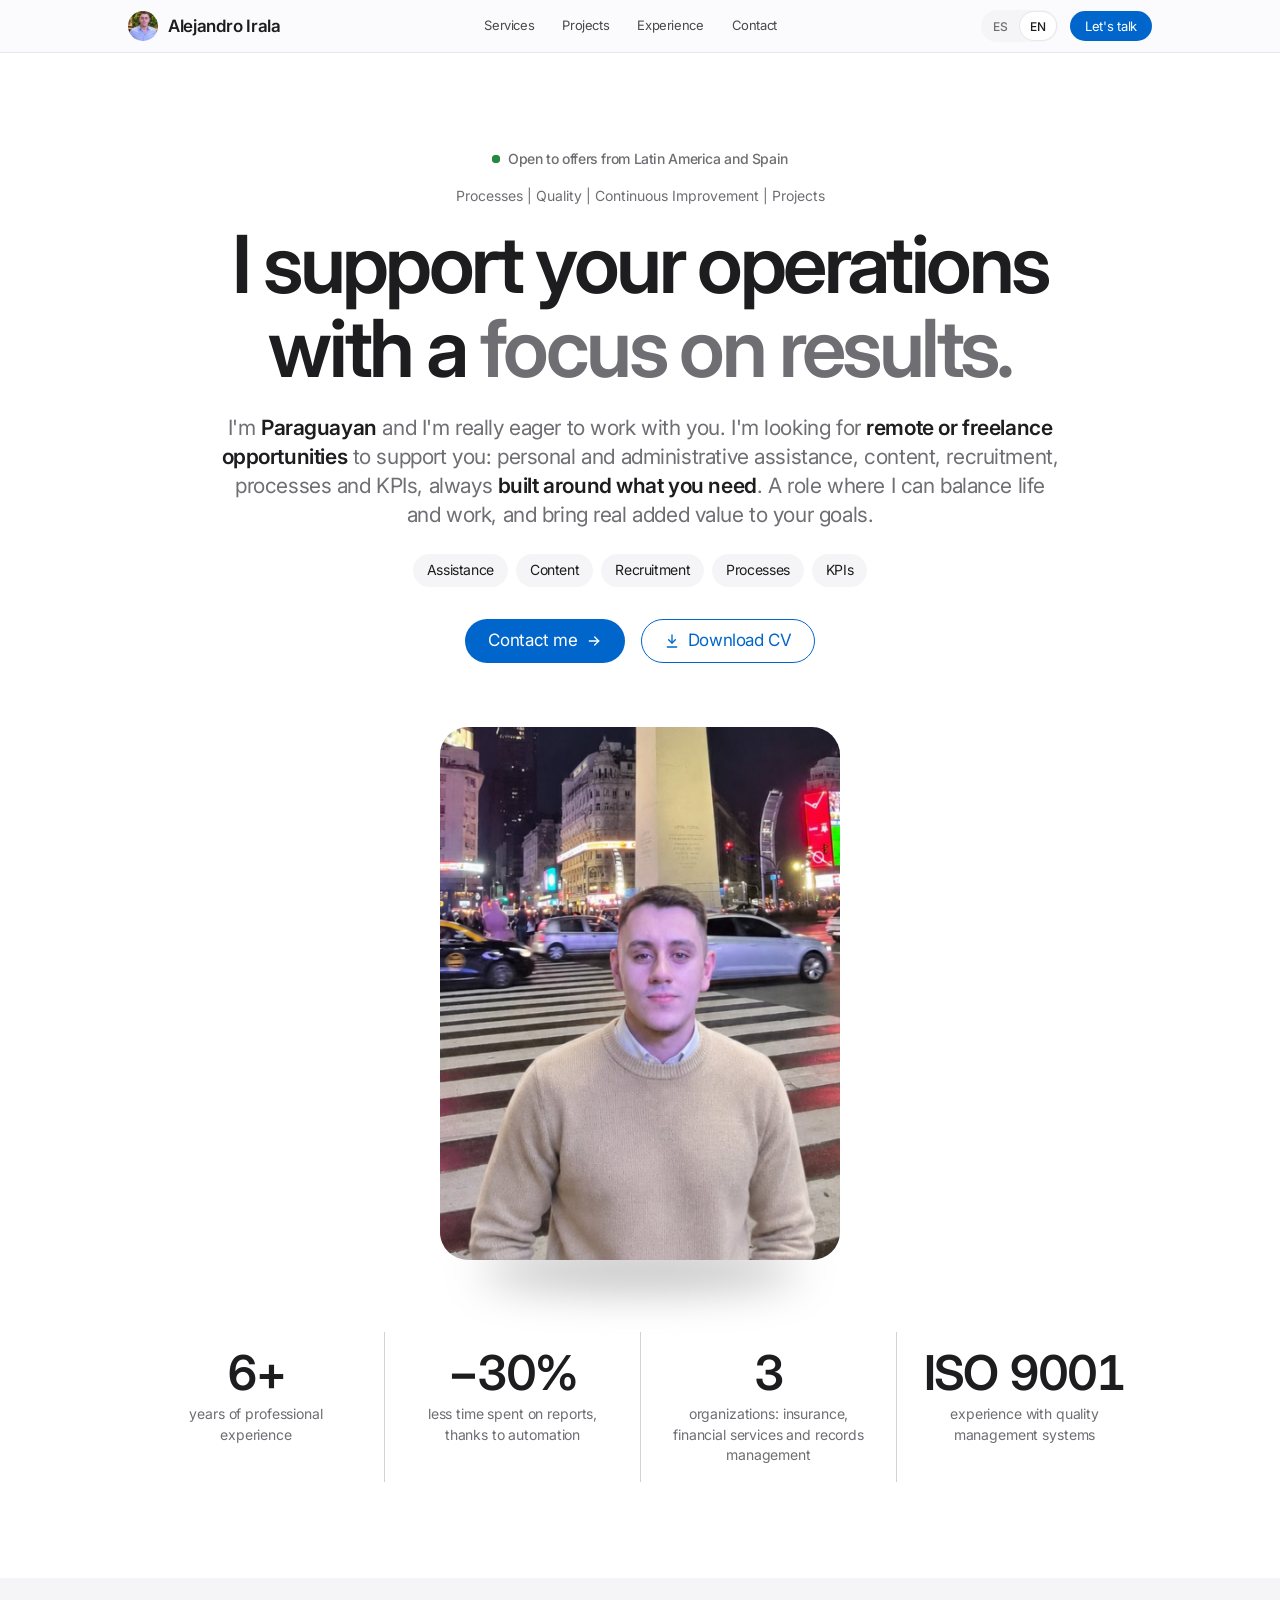
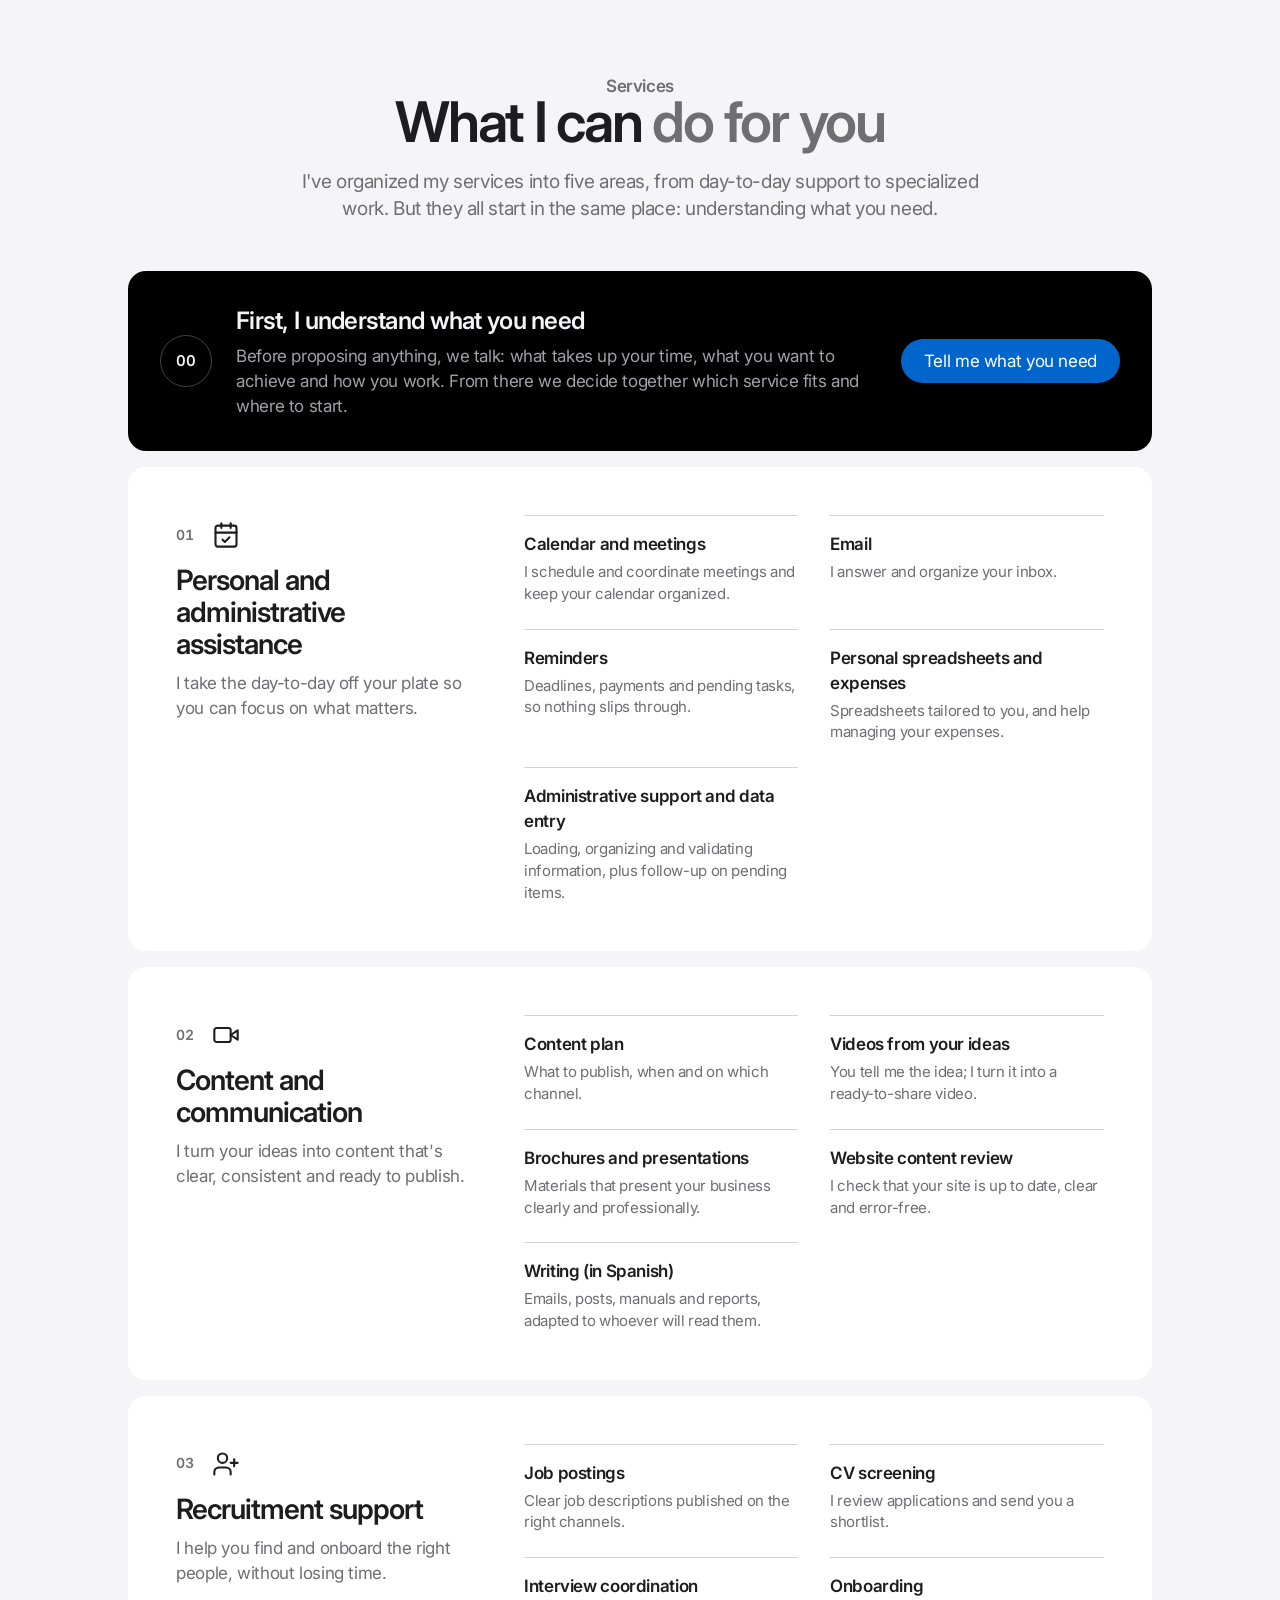
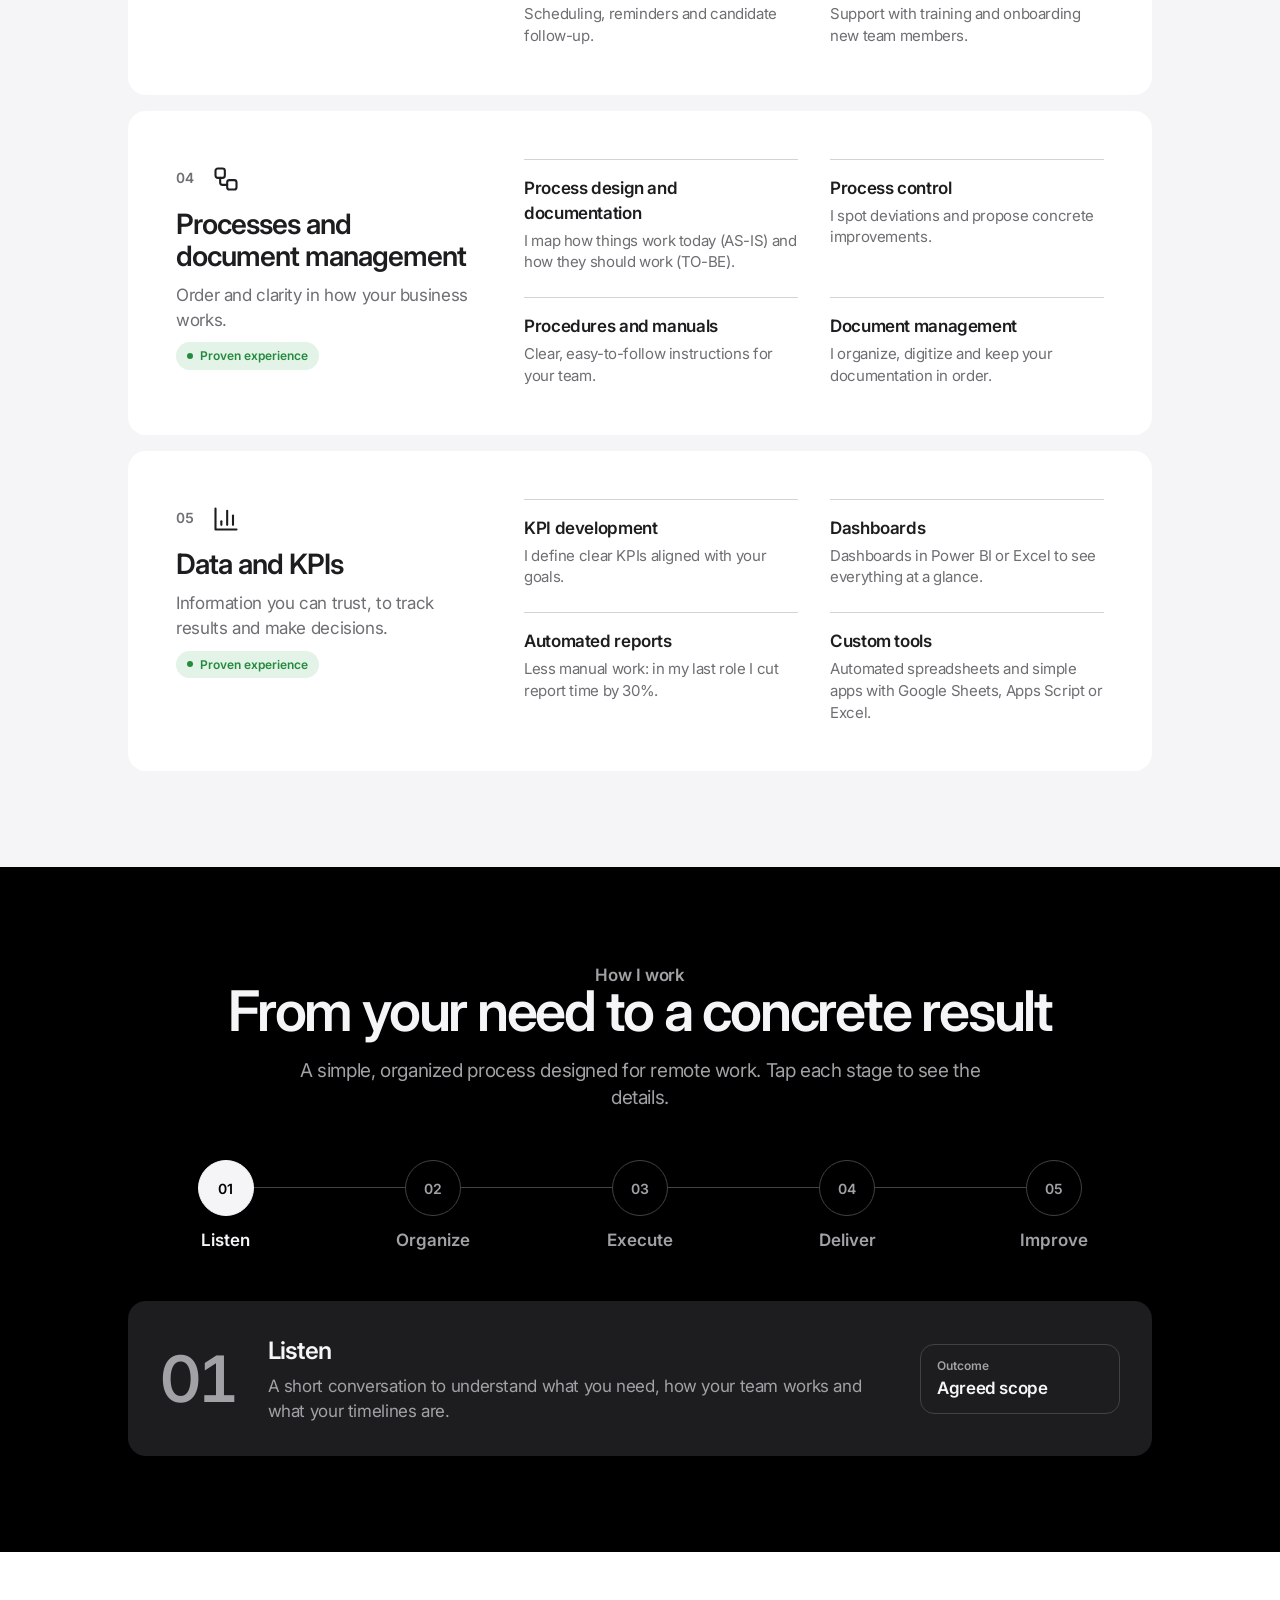
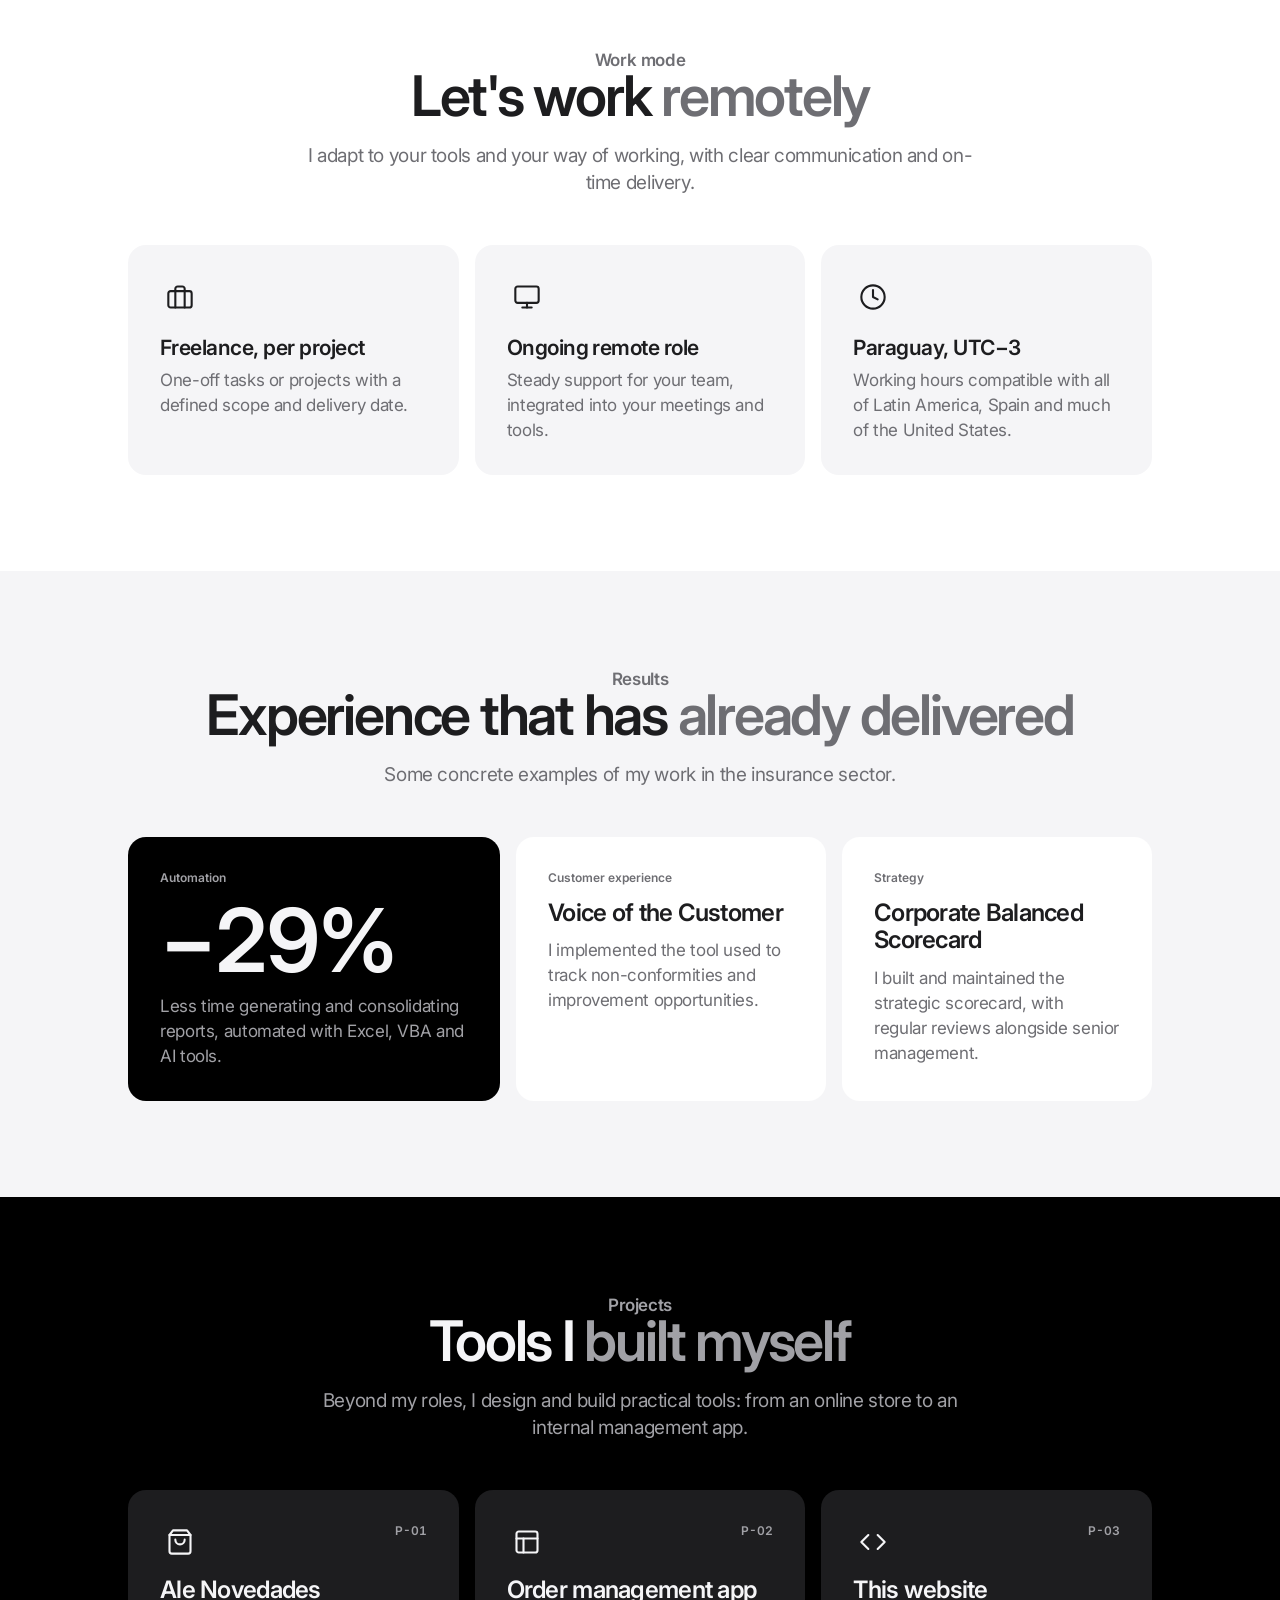
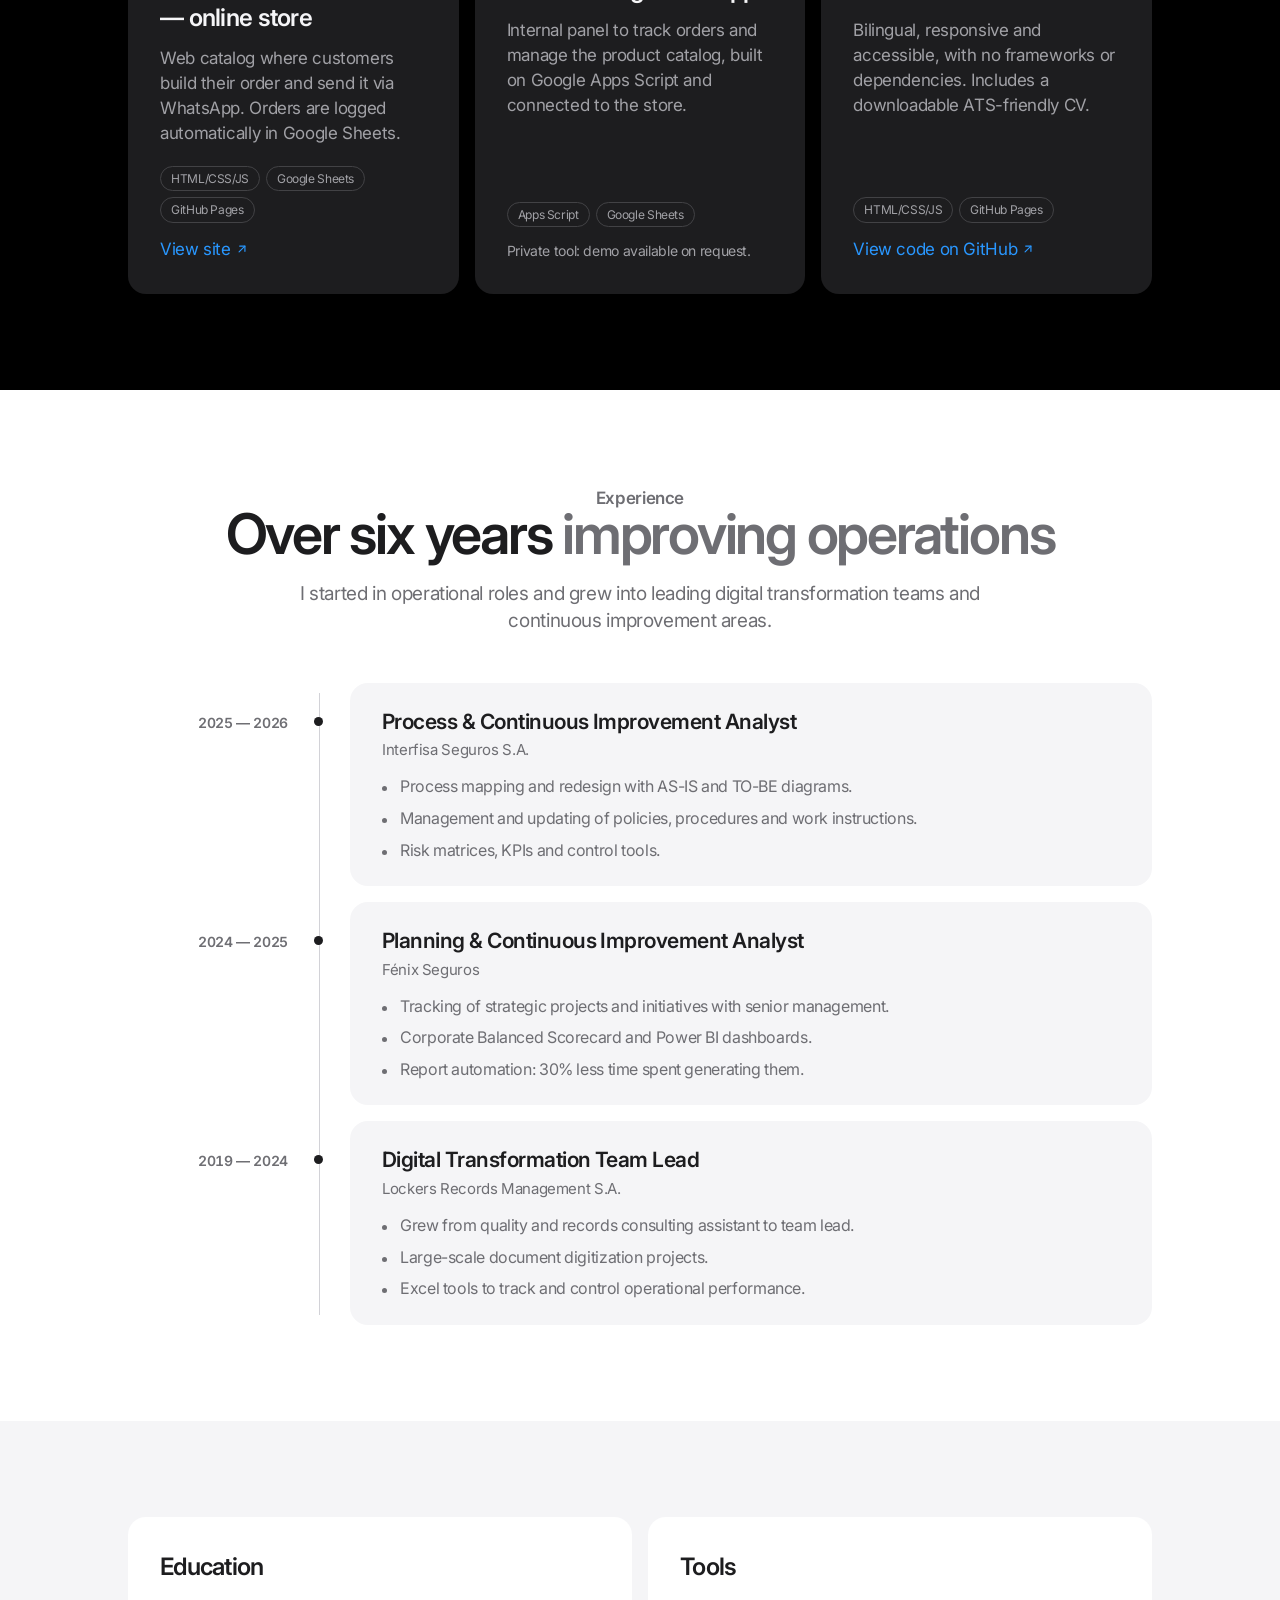
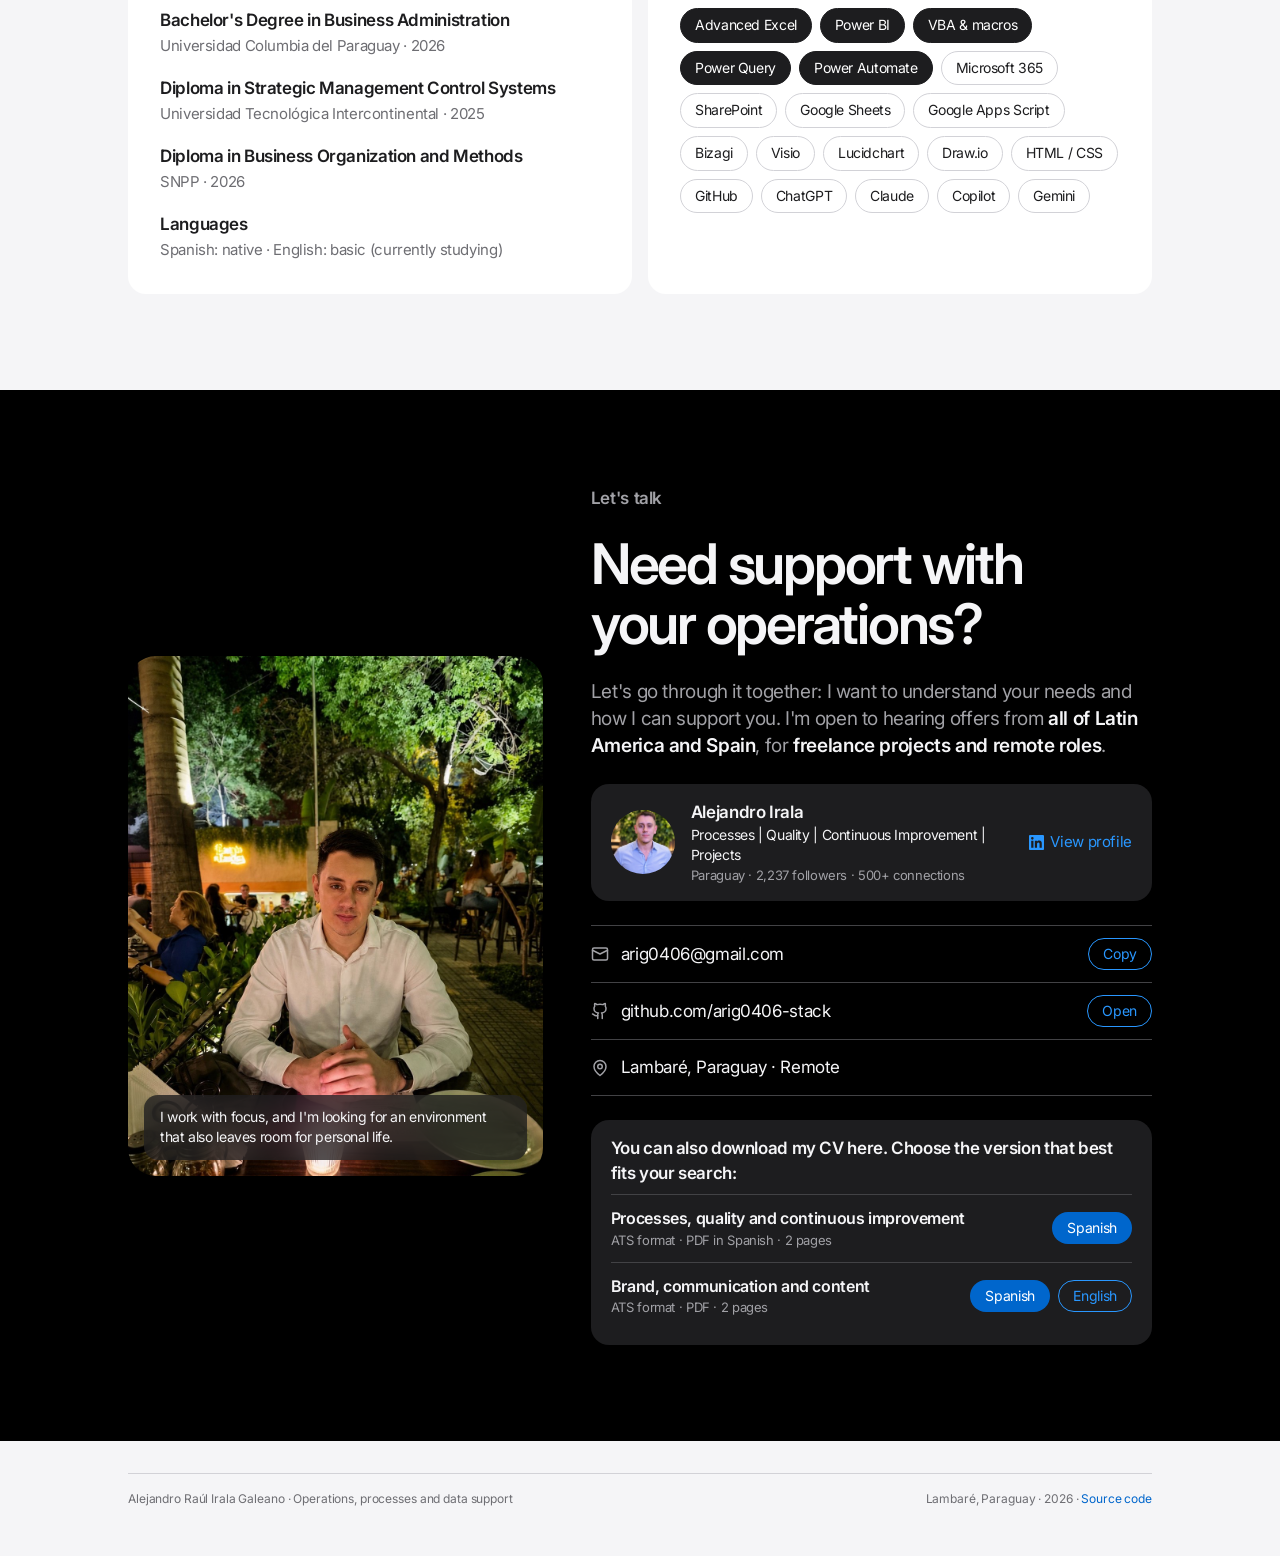
<file: index.html>
<!DOCTYPE html>
<html lang="es">
<head>
<meta charset="utf-8">
<meta name="viewport" content="width=device-width, initial-scale=1">
<title>Alejandro Irala — Apoyo a tu gestión</title>
<meta name="description" content="Alejandro Irala: asistencia personal y administrativa, contenido, reclutamiento, procesos, gestión documental e indicadores. Disponible para trabajo remoto y freelance desde Paraguay (UTC−3).">
<meta name="author" content="Alejandro Raúl Irala Galeano">
<meta name="theme-color" content="#FFFFFF">
<link rel="canonical" href="https://arig0406-stack.github.io/">
<meta property="og:type" content="profile">
<meta property="og:title" content="Alejandro Irala — Procesos, datos y apoyo a la gestión">
<meta property="og:description" content="Asistencia personal y administrativa, contenido, reclutamiento, procesos e indicadores. Disponible para trabajo remoto desde Paraguay.">
<meta property="og:url" content="https://arig0406-stack.github.io/">
<meta property="og:image" content="https://arig0406-stack.github.io/img/obelisco.jpg">
<meta property="og:locale" content="es_PY">
<meta property="og:locale:alternate" content="en_US">
<meta name="twitter:card" content="summary_large_image">
<link rel="icon" href="data:image/svg+xml,%3Csvg xmlns='http://www.w3.org/2000/svg' viewBox='0 0 64 64'%3E%3Crect width='64' height='64' rx='16' fill='%231D1D1F'/%3E%3Ctext x='32' y='44' font-family='Arial,sans-serif' font-size='34' font-weight='600' text-anchor='middle' fill='%23fff'%3EA%3C/text%3E%3C/svg%3E">
<script type="application/ld+json">
{
  "@context": "https://schema.org",
  "@type": "Person",
  "name": "Alejandro Raúl Irala Galeano",
  "jobTitle": "Analista de Procesos y Mejora Continua",
  "url": "https://arig0406-stack.github.io/",
  "email": "mailto:arig0406@gmail.com",
  "address": {"@type": "PostalAddress", "addressLocality": "Lambaré", "addressCountry": "PY"},
  "sameAs": ["https://www.linkedin.com/in/alejandro-irala-39aa6a193", "https://github.com/arig0406-stack"],
  "knowsAbout": ["Excel", "Power BI", "VBA", "Power Query", "Power Automate", "Google Apps Script", "Mejora de procesos", "ISO 9001"]
}
</script>
<link rel="preconnect" href="https://fonts.googleapis.com">
<link rel="preconnect" href="https://fonts.gstatic.com" crossorigin>
<link rel="stylesheet" href="https://fonts.googleapis.com/css2?family=Inter:wght@400;500;600;700&display=swap">
<style>
/*
  Sistema de diseño: estilo galería, centrado en la fotografía.
  - Un solo color interactivo: azul #0066cc (#2997ff sobre fondo oscuro).
  - Secciones de ancho completo que alternan blanco, gris claro y negro.
  - Titulares grandes, peso 600, espaciado negativo entre letras.
  - Sin degradados ni sombras en la interfaz; solo una sombra suave bajo las fotos.
  - Fuente del sistema (SF Pro en Apple), con Inter como alternativa.
*/
:root{
  --white:#FFFFFF;
  --gray:#F5F5F7;
  --black:#000000;
  --bg:var(--white);
  --text:#1D1D1F;
  --muted:#6E6E73;
  --line:#D2D2D7;
  --card:#F5F5F7;
  --link:#0066CC;
  --action:#0066CC;
  --action-hover:#0077ED;
  --ok:#248A3D;
  --ok-soft:#E3F3E7;
  --sans:-apple-system, BlinkMacSystemFont, "SF Pro Text", "SF Pro Display", "Inter", "Helvetica Neue", "Segoe UI", Arial, sans-serif;
  --radius:18px;
  --wrap:1024px;
  --s1:8px; --s2:16px; --s3:24px; --s4:32px; --s5:48px; --s6:64px; --s7:96px;
  color-scheme:light;
}
/* Fondos de sección: claro, gris y oscuro (los componentes heredan los tokens) */
#servicios,#resultados,#formacion,footer{background:var(--gray);--card:var(--white)}
.band,#proyectos,#contacto{
  background:var(--black);color:var(--text);
  --text:#F5F5F7;--muted:#A1A1A6;--line:#424245;--card:#1D1D1F;--link:#2997FF;--ok:#30D158;--ok-soft:rgba(48,209,88,.14);
  color-scheme:dark;
}

*{box-sizing:border-box}
html{scroll-behavior:smooth;scroll-padding-top:60px}
body{margin:0;background:var(--bg);color:var(--text);font-family:var(--sans);font-size:17px;line-height:1.47;letter-spacing:-.022em;-webkit-font-smoothing:antialiased;overflow-x:hidden}
img{max-width:100%;display:block}
a{color:inherit}
:focus-visible{outline:2px solid var(--link);outline-offset:3px;border-radius:6px}
.wrap{width:min(var(--wrap), 100% - 44px);margin-inline:auto}
.mono{font-family:var(--sans);font-size:12px;font-weight:600;letter-spacing:0;font-variant-numeric:tabular-nums}
.eyebrow{color:var(--muted);font-size:17px;font-weight:600;letter-spacing:-.022em}
h1,h2,h3{margin:0;text-wrap:balance;font-weight:600;color:var(--text)}
p{margin:0}
.hl{color:var(--muted)}
.skip{position:absolute;left:-9999px;top:8px;z-index:50;background:var(--action);color:#fff;padding:10px 16px;border-radius:980px;text-decoration:none}
.skip:focus{left:12px}

/* NAV */
.nav{position:sticky;top:0;z-index:20;background:rgba(251,251,253,.8);backdrop-filter:saturate(180%) blur(20px);-webkit-backdrop-filter:saturate(180%) blur(20px);border-bottom:1px solid rgba(0,0,0,.08)}
.nav .wrap{display:flex;align-items:center;justify-content:space-between;gap:20px;height:52px}
.brand{display:flex;align-items:center;gap:10px;text-decoration:none;font-weight:600;font-size:17px}
.brand-photo{width:30px;height:30px;border-radius:50%;object-fit:cover;object-position:50% 30%}
.nav-links{display:flex;gap:28px;font-size:13px;color:var(--text)}
.nav-links a{text-decoration:none;opacity:.8;transition:opacity .2s}
.nav-links a:hover{opacity:1}
.nav-right{display:flex;align-items:center;gap:12px}
.lang{display:inline-flex;gap:2px;background:var(--gray);border-radius:980px;padding:2px}
.lang button{border:0;background:none;font:500 12px var(--sans);padding:0 10px;min-height:28px;border-radius:980px;cursor:pointer;color:var(--muted)}
.lang button[aria-pressed="true"]{background:var(--white);color:var(--text);box-shadow:0 0 0 1px rgba(0,0,0,.06)}
.btn{display:inline-flex;align-items:center;justify-content:center;gap:8px;min-height:44px;padding:0 22px;border-radius:980px;font:400 17px/1 var(--sans);letter-spacing:-.022em;text-decoration:none;cursor:pointer;border:1px solid transparent;transition:background .2s ease, color .2s ease, border-color .2s ease}
.btn-primary{background:var(--action);color:#fff}
.btn-primary:hover{background:var(--action-hover)}
.btn-ghost{border-color:var(--link);color:var(--link);background:transparent}
.btn-ghost:hover{background:var(--link);color:#fff}
.btn svg{width:16px;height:16px}
.btn-nav{min-height:30px;padding:0 14px;font-size:13px}

/* HERO */
.hero{padding:var(--s7) 0 var(--s5);text-align:center}
.hero-grid{display:flex;flex-direction:column;align-items:center;gap:var(--s6)}
.hero-grid > div:first-child{display:flex;flex-direction:column;align-items:center;max-width:860px}
.status{display:inline-flex;align-items:center;gap:8px;font-size:14px;font-weight:500;color:var(--muted)}
.pulse{position:relative;width:8px;height:8px;border-radius:50%;background:var(--ok)}
.pulse::after{content:"";position:absolute;inset:0;border-radius:50%;background:var(--ok);animation:ping 2s ease-out infinite}
@keyframes ping{0%{transform:scale(1);opacity:.6}100%{transform:scale(2.8);opacity:0}}
.headline{margin-top:var(--s2);color:var(--muted);font-size:14px;font-weight:400}
.hero h1{font-size:clamp(44px,7.2vw,80px);line-height:1.05;letter-spacing:-.045em;margin-top:var(--s2)}
.hero-lead{margin-top:var(--s3);max-width:40em;color:var(--muted);font-size:21px;line-height:1.38;letter-spacing:-.02em}
.hero-lead strong{color:var(--text);font-weight:600}
.tags{display:flex;flex-wrap:wrap;justify-content:center;gap:8px;margin-top:var(--s3)}
.tag{background:var(--gray);color:var(--text);border-radius:980px;padding:6px 14px;font-size:14px}
.hero-cta{display:flex;flex-wrap:wrap;justify-content:center;gap:var(--s2);margin-top:var(--s4)}
.portrait{position:relative;width:min(100%,400px)}
.portrait-frame{position:relative;border-radius:28px;overflow:hidden;aspect-ratio:3/4;background:var(--gray)}
.portrait-frame img{width:100%;height:100%;object-fit:cover;object-position:50% 88%;transition:transform 1.2s cubic-bezier(.2,.7,.2,1)}
.portrait:hover .portrait-frame img{transform:scale(1.03)}
/* La única sombra del sistema: la que proyecta la foto sobre la superficie */
.portrait::after,.contact-photo::after{content:"";position:absolute;left:10%;right:10%;bottom:-28px;height:36px;border-radius:50%;background:rgba(0,0,0,.28);filter:blur(22px);z-index:-1}
.float{display:none}

.load{animation:rise .9s cubic-bezier(.2,.7,.2,1) both}
.d1{animation-delay:.05s}.d2{animation-delay:.15s}.d3{animation-delay:.27s}.d4{animation-delay:.38s}.d5{animation-delay:.48s}
@keyframes rise{from{opacity:.2;transform:translateY(22px)}to{opacity:1;transform:none}}

/* STATS */
.stats{display:grid;grid-template-columns:repeat(4,minmax(0,1fr));margin:var(--s3) 0 var(--s7);text-align:center}
.stat{padding:var(--s2) var(--s3);display:flex;flex-direction:column;gap:6px}
.stat + .stat{border-left:1px solid var(--line)}
.stat b{font-size:clamp(32px,4vw,48px);font-weight:600;letter-spacing:-.04em;font-variant-numeric:tabular-nums;line-height:1.05}
.stat b em{font-style:normal}
.stat > span{color:var(--muted);font-size:14px;letter-spacing:-.01em}

/* SECTIONS */
section,.band{padding:var(--s7) 0}
.sec-head{display:flex;flex-direction:column;align-items:center;text-align:center;gap:var(--s2);margin-bottom:var(--s5)}
.sec-head h2{font-size:clamp(34px,5vw,56px);letter-spacing:-.04em;line-height:1.07}
.sec-head .eyebrow{margin-bottom:-6px}
.sec-head p{color:var(--muted);max-width:36em;font-size:19px;line-height:1.42}

/* ICONOS */
.icon{width:40px;height:40px;display:grid;place-items:center;color:var(--text)}
.icon svg{width:28px;height:28px}

/* SERVICIOS POR ÁREA */
.svc-num{font-size:14px;color:var(--muted);font-weight:600}
.svc-start{display:grid;grid-template-columns:auto minmax(0,1fr) auto;gap:var(--s3);align-items:center;border-radius:var(--radius);background:var(--black);color:#F5F5F7;padding:var(--s4);margin-bottom:var(--s2)}
.svc-start > .svc-num{width:52px;height:52px;border-radius:50%;border:1px solid #424245;color:#F5F5F7;display:grid;place-items:center;font-size:15px}
.svc-start h3{font-size:24px;letter-spacing:-.03em;color:#F5F5F7}
.svc-start p{color:#A1A1A6;font-size:17px;margin-top:6px;max-width:44em}
.svc-list{display:grid;gap:var(--s2)}
.svc{display:grid;grid-template-columns:minmax(0,300px) minmax(0,1fr);gap:var(--s5);background:var(--card);border-radius:var(--radius);padding:var(--s5) var(--s5)}
.svc-head{display:flex;flex-direction:column;gap:10px;align-items:flex-start}
.svc-top{display:flex;align-items:center;gap:12px}
.svc-head h3{font-size:28px;letter-spacing:-.035em;line-height:1.14}
.svc-head p{color:var(--muted);font-size:17px}
.badge{display:inline-flex;align-items:center;gap:7px;font-size:12px;color:var(--ok);background:var(--ok-soft);border-radius:980px;padding:5px 11px}
.badge::before{content:"";width:6px;height:6px;border-radius:50%;background:var(--ok)}
.svc-items{list-style:none;margin:0;padding:0;display:grid;grid-template-columns:repeat(2,minmax(0,1fr));gap:var(--s3) var(--s4);align-content:start}
.svc-items li{display:flex;flex-direction:column;gap:4px;padding-top:var(--s2);border-top:1px solid var(--line)}
.svc-items b{font-size:17px;font-weight:600}
.svc-items span{color:var(--muted);font-size:15px;line-height:1.45}

/* TARJETAS (proyectos) */
.cards{display:grid;grid-template-columns:repeat(3,minmax(0,1fr));gap:var(--s2)}
.card{background:var(--card);border-radius:var(--radius);padding:var(--s4);display:flex;flex-direction:column;gap:14px}
.card-top{display:flex;justify-content:space-between;align-items:flex-start}
.card .code{color:var(--muted)}
.card h3{font-size:24px;letter-spacing:-.03em;line-height:1.16}
.card p{color:var(--muted);font-size:17px}
.card .stack{display:flex;flex-wrap:wrap;gap:6px;margin-top:auto;padding-top:6px}
.card .stack span{font-size:12px;color:var(--muted);border:1px solid var(--line);border-radius:980px;padding:3px 10px}
.card .more{display:inline-flex;align-items:center;gap:4px;font-size:17px;color:var(--link);text-decoration:none}
.card .more:hover{text-decoration:underline}
.card .more svg{width:14px;height:14px}
.card .note{font-size:14px;color:var(--muted)}

/* MÉTODO (banda oscura) */
.flow{position:relative;display:grid;grid-template-columns:repeat(5,minmax(0,1fr));gap:12px}
.track{position:absolute;left:10%;right:10%;top:27px;height:1px;background:var(--line)}
.track-fill{position:absolute;left:0;top:0;height:100%;width:0;background:var(--text);transition:width .9s cubic-bezier(.65,0,.35,1)}
.token{position:absolute;top:50%;width:10px;height:10px;margin:-5px 0 0 -5px;border-radius:50%;background:var(--link);left:0;transition:left .9s cubic-bezier(.65,0,.35,1)}
.step{position:relative;display:flex;flex-direction:column;align-items:center;text-align:center;gap:12px;background:none;border:0;color:inherit;font:inherit;cursor:pointer;padding:0 4px}
.node{width:56px;height:56px;border-radius:50%;background:var(--black);border:1px solid var(--line);display:grid;place-items:center;font:600 14px var(--sans);color:var(--muted);transition:all .45s ease;position:relative;z-index:1}
.step-name{font-weight:600;font-size:17px;color:var(--muted);transition:color .4s}
.step.is-active .node{border-color:var(--text);color:var(--black);background:var(--text)}
.step.is-done .node{border-color:var(--text);color:var(--text)}
.step.is-active .step-name,.step.is-done .step-name{color:var(--text)}
.detail{margin-top:var(--s5);display:grid;grid-template-columns:auto minmax(0,1fr) auto;gap:var(--s4);align-items:center;border-radius:var(--radius);background:var(--card);padding:var(--s4);min-height:120px}
.detail-num{font-weight:600;font-size:64px;line-height:.9;color:var(--muted);letter-spacing:-.05em;font-variant-numeric:tabular-nums}
.detail h3{font-size:24px;letter-spacing:-.03em}
.detail p{color:var(--muted);margin-top:6px;max-width:40em}
.deliverable{border:1px solid var(--line);border-radius:14px;padding:12px 16px;text-align:left;min-width:200px}
.deliverable .mono{color:var(--muted)}
.deliverable div:last-child{font-weight:600;margin-top:2px}
.swap{animation:swap .5s ease both}
@keyframes swap{from{opacity:.4;transform:translateY(8px)}to{opacity:1;transform:none}}

/* MODALIDAD */
.modes{display:grid;grid-template-columns:repeat(3,minmax(0,1fr));gap:var(--s2)}
.mode{background:var(--card);border-radius:var(--radius);padding:var(--s4);display:flex;flex-direction:column;gap:var(--s2);align-items:flex-start}
.mode h3{font-size:21px;letter-spacing:-.025em}
.mode p{color:var(--muted);font-size:17px;margin-top:4px}

/* RESULTADOS */
.results{display:grid;grid-template-columns:1.2fr 1fr 1fr;gap:var(--s2)}
.result{border-radius:var(--radius);padding:var(--s4);display:flex;flex-direction:column;gap:12px;background:var(--card)}
.result.feature{background:var(--black);--text:#F5F5F7;--muted:#A1A1A6;color:var(--text)}
.result .big{font-size:clamp(56px,7vw,88px);font-weight:600;letter-spacing:-.05em;line-height:.95;font-variant-numeric:tabular-nums;color:var(--text)}
.result h3{font-size:24px;letter-spacing:-.03em;line-height:1.16}
.result p{color:var(--muted);font-size:17px}
.result .mono{color:var(--muted)}

/* TRAYECTORIA */
.timeline{position:relative;display:flex;flex-direction:column;gap:var(--s2)}
.tl-line{position:absolute;left:191px;top:10px;bottom:10px;width:1px;background:var(--line)}
.tl-line span{position:absolute;left:0;top:0;width:100%;height:0;background:var(--text);transition:height .15s linear}
.job{display:grid;grid-template-columns:160px minmax(0,1fr);gap:62px;align-items:start}
.job-year{text-align:right;font-size:14px;color:var(--muted);font-weight:600;padding-top:30px;font-variant-numeric:tabular-nums}
.job-body{position:relative;background:var(--card);border-radius:var(--radius);padding:var(--s3) var(--s4)}
.job-body::before{content:"";position:absolute;left:-36px;top:34px;width:9px;height:9px;border-radius:50%;background:var(--text)}
.job h3{font-size:21px;letter-spacing:-.025em}
.job .org{color:var(--muted);font-size:15px;margin-top:2px}
.job ul{margin:14px 0 0;padding:0;list-style:none;display:grid;gap:8px}
.job li{position:relative;padding-left:18px;color:var(--muted);font-size:16px}
.job li::before{content:"";position:absolute;left:0;top:11px;width:5px;height:5px;border-radius:50%;background:var(--muted)}

/* FORMACIÓN Y HERRAMIENTAS */
.duo{display:grid;grid-template-columns:minmax(0,1fr) minmax(0,1fr);gap:var(--s2)}
.panel{background:var(--card);border-radius:var(--radius);padding:var(--s4)}
.panel h3{font-size:24px;letter-spacing:-.03em;margin-bottom:var(--s3)}
.edu{display:grid;gap:18px}
.edu div b{display:block;font-weight:600}
.edu div span{color:var(--muted);font-size:15px}
.chips{display:flex;flex-wrap:wrap;gap:8px}
.chip{border:1px solid var(--line);border-radius:980px;padding:6px 14px;font-size:14px}
.chip.strong{background:var(--text);border-color:var(--text);color:var(--white)}
.ticker{display:none}

/* CONTACTO */
.contact{display:grid;grid-template-columns:minmax(0,.85fr) minmax(0,1.15fr);gap:var(--s5);align-items:center}
.contact-photo{position:relative;min-height:520px}
.contact-photo img{position:absolute;inset:0;width:100%;height:100%;object-fit:cover;object-position:50% 38%;border-radius:28px}
.contact-photo .ph-tag{position:absolute;left:16px;bottom:16px;right:16px;background:rgba(29,29,31,.72);backdrop-filter:blur(16px);-webkit-backdrop-filter:blur(16px);border-radius:14px;padding:12px 16px;font-size:14px;color:#F5F5F7}
.contact-body{display:flex;flex-direction:column;gap:var(--s3)}
.contact-body h2{font-size:clamp(34px,4.6vw,56px);letter-spacing:-.04em;line-height:1.07}
.contact-body .lead{color:var(--muted);font-size:19px;line-height:1.42}
.contact-body .lead b{color:var(--text);font-weight:600}
.links{display:grid;gap:0;border-top:1px solid var(--line)}
.link-row{display:flex;align-items:center;justify-content:space-between;gap:12px;border-bottom:1px solid var(--line);padding:12px 0;min-height:56px}
.link-row .l{display:flex;align-items:center;gap:12px;min-width:0}
.link-row .l svg{width:18px;height:18px;color:var(--muted);flex-shrink:0}
.link-row .l span,.link-row .l a{overflow-wrap:anywhere;text-decoration:none}
.link-row .l a:hover{color:var(--link)}
.mini{min-height:32px;padding:0 14px;font-size:14px}
.li-card{display:flex;align-items:center;gap:var(--s2);border-radius:var(--radius);padding:var(--s2) 20px;background:var(--card);text-decoration:none}
.li-card img{width:64px;height:64px;border-radius:50%;object-fit:cover;object-position:50% 30%;flex-shrink:0}
.li-info{display:flex;flex-direction:column;min-width:0;flex:1}
.li-info b{font-size:17px;font-weight:600}
.li-head{font-size:14px;color:var(--text)}
.li-meta{font-size:13px;color:var(--muted)}
.li-btn{display:inline-flex;align-items:center;gap:6px;color:var(--link);font-size:15px;white-space:nowrap;flex-shrink:0}
.li-btn svg{width:15px;height:15px}
.li-card:hover .li-btn{text-decoration:underline}
.cv-box{display:flex;flex-direction:column;border-radius:var(--radius);padding:var(--s2) 20px;background:var(--card);scroll-margin-top:90px}
.cv-title{font-weight:600;padding-bottom:var(--s1)}
.cv-row{display:flex;align-items:center;justify-content:space-between;gap:var(--s2);flex-wrap:wrap;padding:12px 0;border-top:1px solid var(--line)}
.cv-row b{display:block;font-weight:600;font-size:16px}
.cv-row small{display:block;color:var(--muted);font-size:13px}
.cv-btns{display:flex;gap:8px}

footer{padding:var(--s4) 0 var(--s5);color:var(--muted);font-size:12px;letter-spacing:-.01em}
footer .wrap{display:flex;justify-content:space-between;gap:16px;flex-wrap:wrap;border-top:1px solid var(--line);padding-top:var(--s2)}
footer a{text-decoration:none;color:var(--link)}
footer a:hover{text-decoration:underline}

.reveal{transition:transform .9s cubic-bezier(.2,.7,.2,1), opacity .9s ease}
.reveal.pending{transform:translateY(28px);opacity:.35}

@media (max-width:1020px){
  .cards{grid-template-columns:repeat(2,minmax(0,1fr))}
  .modes{grid-template-columns:1fr}
  .results{grid-template-columns:1fr 1fr}
  .results .feature{grid-column:1 / -1}
  .svc{grid-template-columns:1fr;gap:var(--s3);padding:var(--s4)}
}
@media (max-width:860px){
  .nav-links{display:none}
  .hero{padding-top:var(--s6)}
  .hero-lead{font-size:19px}
  .portrait{width:min(100%,340px)}
  .stats{grid-template-columns:repeat(2,minmax(0,1fr));margin-bottom:var(--s6)}
  .stat:nth-child(3){border-left:0}
  .stat:nth-child(n+3){border-top:1px solid var(--line)}
  section,.band{padding:var(--s6) 0}
  .flow{grid-template-columns:1fr;gap:14px}
  .track{left:27px;right:auto;top:28px;bottom:28px;width:1px;height:auto}
  .track-fill{width:100% !important;height:0;transition:height .9s cubic-bezier(.65,0,.35,1)}
  .token{left:50% !important;top:0;transition:top .9s cubic-bezier(.65,0,.35,1)}
  .step{flex-direction:row;text-align:left;gap:18px}
  .detail{grid-template-columns:1fr;gap:12px;padding:var(--s3)}
  .detail-num{font-size:48px}
  .deliverable{min-width:0}
  .svc-start{grid-template-columns:1fr;gap:14px;padding:var(--s3)}
  .svc-start .btn{justify-self:start}
  .contact{grid-template-columns:1fr}
  .contact-photo{min-height:420px}
  .duo{grid-template-columns:1fr}
  .tl-line{left:4px}
  .job{grid-template-columns:1fr;gap:8px;padding-left:30px}
  .job-year{text-align:left;padding-top:0}
  .job-body::before{left:-30px;top:-22px}
}
@media (max-width:560px){
  body{font-size:16px}
  .cards,.results{grid-template-columns:1fr}
  .svc{padding:var(--s3)}
  .svc-items{grid-template-columns:1fr}
  .svc-head h3{font-size:24px}
  .stat{padding:var(--s2) 10px}
  .btn-nav{display:none}
  .hero-cta{width:100%}
  .hero-cta .btn{flex:1 1 100%}
  .li-card{flex-wrap:wrap}
  .li-info{flex:1 1 calc(100% - 80px)}
  .li-btn{flex:1 1 100%}
}
@media (prefers-reduced-motion:reduce){
  *,*::before,*::after{animation:none !important;transition:none !important;scroll-behavior:auto !important}
  .reveal.pending{transform:none;opacity:1}
}

/* IMPRESIÓN: versión tipo CV, en blanco y sin adornos */
@media print{
  @page{margin:14mm}
  *,*::before,*::after{animation:none !important;transition:none !important;box-shadow:none !important}
  #servicios,#resultados,#formacion,footer,.band,#proyectos,#contacto{background:#fff !important;--text:#1D1D1F;--muted:#6E6E73;--line:#D2D2D7;--card:#fff;--link:#0066CC;color:#1D1D1F}
  body{background:#fff;font-size:11pt;line-height:1.45}
  .nav,.hero-cta,.float,.ticker,.band,#modalidad,.contact-photo,.no-print,.skip,.portrait,.tl-line,.svc-start,.icon,.card-top{display:none !important}
  .reveal.pending{transform:none;opacity:1}
  .hero{padding:0;text-align:left}
  .hero-grid,.hero-grid > div:first-child{align-items:flex-start}
  .tags{justify-content:flex-start}
  .hero h1{font-size:24pt;margin-top:10px}
  .hero-lead{font-size:11pt;max-width:none}
  section{padding:14px 0}
  .sec-head{align-items:flex-start;text-align:left;gap:4px;margin-bottom:10px}
  .sec-head h2{font-size:15pt}
  .sec-head p{font-size:10.5pt}
  .stats{margin:10px 0}
  .stat b{font-size:16pt}
  .svc{grid-template-columns:200px minmax(0,1fr);gap:16px;padding:10px 0;break-inside:avoid;border-top:1px solid #ccd;border-radius:0}
  .svc-head h3{font-size:12pt}
  .svc-items span,.card p,.result p,.job li{font-size:9.5pt}
  .cards,.results{grid-template-columns:repeat(3,minmax(0,1fr));gap:8px}
  .card,.result,.panel,.job-body,.mode{padding:10px 12px;break-inside:avoid;border:1px solid #ccd}
  .result.feature{background:#fff;--text:#1D1D1F;--muted:#6E6E73}
  .result .big{font-size:26pt}
  .job{grid-template-columns:110px minmax(0,1fr);gap:16px;break-inside:avoid}
  .job-year{padding-top:12px}
  .job-body::before{display:none}
  .duo{grid-template-columns:1fr 1fr}
  .chip.strong{background:#fff;color:#1D1D1F}
  .contact{grid-template-columns:1fr}
  .contact-body h2{font-size:15pt}
  .li-card,.cv-box{display:none}
  footer{padding:14px 0 0}
  a[href^="http"]{text-decoration:none}
}
</style>
</head>
<body>
<a class="skip" href="#servicios" data-en="Skip to content">Saltar al contenido</a>

<header class="nav">
  <div class="wrap">
    <a class="brand" href="#inicio"><img class="brand-photo" src="img/linkedin.jpg" width="36" height="36" alt="">Alejandro Irala</a>
    <nav class="nav-links" aria-label="Secciones">
      <a href="#servicios" data-en="Services">Servicios</a>
      <a href="#proyectos" data-en="Projects">Proyectos</a>
      <a href="#trayectoria" data-en="Experience">Trayectoria</a>
      <a href="#contacto" data-en="Contact">Contacto</a>
    </nav>
    <div class="nav-right">
      <div class="lang" role="group" aria-label="Idioma / Language">
        <button type="button" data-lang="es" aria-pressed="true">ES</button>
        <button type="button" data-lang="en" aria-pressed="false">EN</button>
      </div>
      <a class="btn btn-primary btn-nav" href="#contacto" data-en="Let's talk">Hablemos</a>
    </div>
  </div>
</header>

<main id="inicio">
  <div class="hero wrap">
    <div class="hero-grid">
      <div>
        <div class="status load d1"><span class="pulse" aria-hidden="true"></span><span data-en="Open to offers from Latin America and Spain">Abierto a propuestas de Latinoamérica y España</span></div>
        <div class="headline mono load d1" data-en="Processes | Quality | Continuous Improvement | Projects">Procesos | Calidad | Mejora Continua | Proyectos</div>
        <h1 class="load d2" data-en="I support your operations with a <span class='hl'>focus on results.</span>">Apoyo tu gestión con <span class="hl">foco en resultados.</span></h1>
        <p class="hero-lead load d3" data-en="I'm <strong>Paraguayan</strong> and I'm really eager to work with you. I'm looking for <strong>remote or freelance opportunities</strong> to support you: personal and administrative assistance, content, recruitment, processes and KPIs, always <strong>built around what you need</strong>. A role where I can balance life and work, and bring real added value to your goals.">Soy <strong>paraguayo</strong> y tengo muchas ganas de colaborar contigo. Hoy busco oportunidades <strong>freelance o en modalidad remota</strong> para apoyarte: asistencia personal y administrativa, contenido, reclutamiento, procesos e indicadores, siempre <strong>pensado en lo que necesitás</strong>. Un trabajo donde pueda equilibrar mi vida y mi trabajo, y mostrar mi valor diferencial en tus necesidades.</p>
        <div class="tags load d3">
          <span class="tag" data-en="Assistance">Asistencia</span>
          <span class="tag" data-en="Content">Contenido</span>
          <span class="tag" data-en="Recruitment">Reclutamiento</span>
          <span class="tag" data-en="Processes">Procesos</span>
          <span class="tag" data-en="KPIs">Indicadores</span>
        </div>
        <div class="hero-cta load d4">
          <a class="btn btn-primary" href="#contacto"><span data-en="Contact me">Contactarme</span>
            <svg viewBox="0 0 24 24" fill="none" stroke="currentColor" stroke-width="2" stroke-linecap="round" stroke-linejoin="round" aria-hidden="true"><path d="M5 12h14"/><path d="m13 6 6 6-6 6"/></svg></a>
          <a class="btn btn-ghost" href="#cv">
            <svg viewBox="0 0 24 24" fill="none" stroke="currentColor" stroke-width="2" stroke-linecap="round" stroke-linejoin="round" aria-hidden="true"><path d="M12 3v12"/><path d="m7 10 5 5 5-5"/><path d="M5 21h14"/></svg><span data-en="Download CV">Descargar CV</span></a>
        </div>
      </div>
      <div class="portrait load d5">
        <div class="portrait-frame"><img src="img/obelisco.jpg" width="900" height="1951" alt="Alejandro Irala frente al Obelisco de Buenos Aires" data-en-alt="Alejandro Irala in front of the Obelisk in Buenos Aires"></div>
        <div class="float f1"><b data-en="6+ years">6+ años</b><span data-en="of professional experience">de experiencia profesional</span></div>
        <div class="float f2"><b data-en="Remote · Freelance">Remoto · Freelance</b><span data-en="from Paraguay (UTC−3)">desde Paraguay (UTC−3)</span></div>
      </div>
    </div>
  </div>

  <div class="wrap reveal">
    <div class="stats">
      <div class="stat"><b><span data-count="6">6</span><em>+</em></b><span data-en="years of professional experience">años de experiencia profesional</span></div>
      <div class="stat"><b><em>−</em><span data-count="30">30</span><em>%</em></b><span data-en="less time spent on reports, thanks to automation">de tiempo en reportes, gracias a la automatización</span></div>
      <div class="stat"><b><span data-count="3">3</span></b><span data-en="organizations: insurance, financial services and records management">organizaciones: seguros, servicios financieros y gestión documental</span></div>
      <div class="stat"><b>ISO <em>9001</em></b><span data-en="experience with quality management systems">experiencia en sistemas de gestión de calidad</span></div>
    </div>
  </div>

  <section id="servicios">
    <div class="wrap">
      <div class="sec-head reveal">
        <div>
          <div class="eyebrow mono" data-en="Services">Servicios</div>
          <h2 data-en="What I can <span class='hl'>do for you</span>">Lo que puedo <span class="hl">hacer por vos</span></h2>
        </div>
        <p data-en="I've organized my services into five areas, from day-to-day support to specialized work. But they all start in the same place: understanding what you need.">Ordené mis servicios en cinco áreas, desde el día a día hasta lo más especializado. Pero todas empiezan por el mismo lugar: entender qué necesitás.</p>
      </div>

      <div class="svc-start reveal">
        <div class="svc-num mono">00</div>
        <div>
          <h3 data-en="First, I understand what you need">Primero, entiendo qué necesitás</h3>
          <p data-en="Before proposing anything, we talk: what takes up your time, what you want to achieve and how you work. From there we decide together which service fits and where to start.">Antes de proponerte nada, conversamos: qué te quita tiempo, qué querés lograr y cómo trabajás. A partir de ahí vemos juntos qué servicio encaja y por dónde arrancar.</p>
        </div>
        <a class="btn btn-primary" href="#contacto"><span data-en="Tell me what you need">Contame qué necesitás</span></a>
      </div>

      <div class="svc-list">
        <article class="svc reveal">
          <div class="svc-head">
            <div class="svc-top"><span class="svc-num mono">01</span><div class="icon"><svg viewBox="0 0 24 24" fill="none" stroke="currentColor" stroke-width="1.8" stroke-linecap="round" stroke-linejoin="round" aria-hidden="true"><rect x="3" y="4" width="18" height="18" rx="2"/><path d="M16 2v4"/><path d="M8 2v4"/><path d="M3 10h18"/><path d="m9 16 2 2 4-4"/></svg></div></div>
            <h3 data-en="Personal and administrative assistance">Asistencia personal y administrativa</h3>
            <p data-en="I take the day-to-day off your plate so you can focus on what matters.">Me ocupo del día a día para que vos te enfoques en lo importante.</p>
          </div>
          <ul class="svc-items">
            <li><b data-en="Calendar and meetings">Agenda y reuniones</b><span data-en="I schedule and coordinate meetings and keep your calendar organized.">Programo y coordino reuniones, y mantengo tu agenda ordenada.</span></li>
            <li><b data-en="Email">Correos</b><span data-en="I answer and organize your inbox.">Respondo y organizo tu bandeja de entrada.</span></li>
            <li><b data-en="Reminders">Recordatorios</b><span data-en="Deadlines, payments and pending tasks, so nothing slips through.">Vencimientos, pagos y pendientes, para que nada se te pase.</span></li>
            <li><b data-en="Personal spreadsheets and expenses">Planillas personales y gastos</b><span data-en="Spreadsheets tailored to you, and help managing your expenses.">Planillas a tu medida y ayuda para administrar tus gastos.</span></li>
            <li><b data-en="Administrative support and data entry">Apoyo administrativo y data entry</b><span data-en="Loading, organizing and validating information, plus follow-up on pending items.">Carga, orden y validación de información, y seguimiento de pendientes.</span></li>
          </ul>
        </article>

        <article class="svc reveal">
          <div class="svc-head">
            <div class="svc-top"><span class="svc-num mono">02</span><div class="icon"><svg viewBox="0 0 24 24" fill="none" stroke="currentColor" stroke-width="1.8" stroke-linecap="round" stroke-linejoin="round" aria-hidden="true"><path d="m22 8-6 4 6 4V8Z"/><rect x="2" y="6" width="14" height="12" rx="2"/></svg></div></div>
            <h3 data-en="Content and communication">Contenido y comunicación</h3>
            <p data-en="I turn your ideas into content that's clear, consistent and ready to publish.">Convierto tus ideas en contenido claro, ordenado y listo para publicar.</p>
          </div>
          <ul class="svc-items">
            <li><b data-en="Content plan">Plan de contenido</b><span data-en="What to publish, when and on which channel.">Qué publicar, cuándo y en qué canal.</span></li>
            <li><b data-en="Videos from your ideas">Videos a partir de tus ideas</b><span data-en="You tell me the idea; I turn it into a ready-to-share video.">Me contás la idea y la convierto en un video listo para compartir.</span></li>
            <li><b data-en="Brochures and presentations">Brochures y presentaciones</b><span data-en="Materials that present your business clearly and professionally.">Materiales que presentan tu negocio de forma clara y profesional.</span></li>
            <li><b data-en="Website content review">Control de contenido web</b><span data-en="I check that your site is up to date, clear and error-free.">Reviso que tu página esté actualizada, clara y sin errores.</span></li>
            <li><b data-en="Writing (in Spanish)">Redacción de textos</b><span data-en="Emails, posts, manuals and reports, adapted to whoever will read them.">Correos, publicaciones, manuales e informes, adaptados a quien los lee.</span></li>
          </ul>
        </article>

        <article class="svc reveal">
          <div class="svc-head">
            <div class="svc-top"><span class="svc-num mono">03</span><div class="icon"><svg viewBox="0 0 24 24" fill="none" stroke="currentColor" stroke-width="1.8" stroke-linecap="round" stroke-linejoin="round" aria-hidden="true"><path d="M16 21v-2a4 4 0 0 0-4-4H6a4 4 0 0 0-4 4v2"/><circle cx="9" cy="7" r="4"/><path d="M19 8v6"/><path d="M22 11h-6"/></svg></div></div>
            <h3 data-en="Recruitment support">Apoyo en reclutamiento</h3>
            <p data-en="I help you find and onboard the right people, without losing time.">Te ayudo a encontrar e incorporar a las personas indicadas, sin perder tiempo.</p>
          </div>
          <ul class="svc-items">
            <li><b data-en="Job postings">Publicación de búsquedas</b><span data-en="Clear job descriptions published on the right channels.">Descripciones claras del puesto, publicadas en los canales adecuados.</span></li>
            <li><b data-en="CV screening">Filtrado de CV</b><span data-en="I review applications and send you a shortlist.">Reviso postulaciones y te paso una lista corta de candidatos.</span></li>
            <li><b data-en="Interview coordination">Coordinación de entrevistas</b><span data-en="Scheduling, reminders and candidate follow-up.">Agenda, recordatorios y seguimiento de cada candidato.</span></li>
            <li><b data-en="Onboarding">Incorporación</b><span data-en="Support with training and onboarding new team members.">Acompañamiento en la capacitación e inducción de nuevos colaboradores.</span></li>
          </ul>
        </article>

        <article class="svc reveal">
          <div class="svc-head">
            <div class="svc-top"><span class="svc-num mono">04</span><div class="icon"><svg viewBox="0 0 24 24" fill="none" stroke="currentColor" stroke-width="1.8" stroke-linecap="round" stroke-linejoin="round" aria-hidden="true"><rect x="3" y="3" width="8" height="8" rx="2"/><rect x="13" y="13" width="8" height="8" rx="2"/><path d="M7 11v4a2 2 0 0 0 2 2h4"/></svg></div></div>
            <h3 data-en="Processes and document management">Procesos y gestión documental</h3>
            <p data-en="Order and clarity in how your business works.">Orden y claridad en cómo funciona tu negocio.</p>
            <span class="badge mono" data-en="Proven experience">Experiencia comprobada</span>
          </div>
          <ul class="svc-items">
            <li><b data-en="Process design and documentation">Desarrollo y documentación de procesos</b><span data-en="I map how things work today (AS-IS) and how they should work (TO-BE).">Relevo cómo se trabaja hoy (AS-IS) y cómo debería funcionar (TO-BE).</span></li>
            <li><b data-en="Process control">Control de procesos</b><span data-en="I spot deviations and propose concrete improvements.">Detecto desvíos y propongo mejoras concretas.</span></li>
            <li><b data-en="Procedures and manuals">Procedimientos y manuales</b><span data-en="Clear, easy-to-follow instructions for your team.">Instructivos claros y fáciles de seguir para tu equipo.</span></li>
            <li><b data-en="Document management">Gestión documental</b><span data-en="I organize, digitize and keep your documentation in order.">Organizo, digitalizo y mantengo tu documentación en orden.</span></li>
          </ul>
        </article>

        <article class="svc reveal">
          <div class="svc-head">
            <div class="svc-top"><span class="svc-num mono">05</span><div class="icon"><svg viewBox="0 0 24 24" fill="none" stroke="currentColor" stroke-width="1.8" stroke-linecap="round" stroke-linejoin="round" aria-hidden="true"><path d="M3 3v18h18"/><path d="M18 17V9"/><path d="M13 17V5"/><path d="M8 17v-3"/></svg></div></div>
            <h3 data-en="Data and KPIs">Datos e indicadores</h3>
            <p data-en="Information you can trust, to track results and make decisions.">Información confiable para seguir tus resultados y decidir.</p>
            <span class="badge mono" data-en="Proven experience">Experiencia comprobada</span>
          </div>
          <ul class="svc-items">
            <li><b data-en="KPI development">Desarrollo de indicadores</b><span data-en="I define clear KPIs aligned with your goals.">Defino KPIs claros y alineados a tus objetivos.</span></li>
            <li><b data-en="Dashboards">Tableros</b><span data-en="Dashboards in Power BI or Excel to see everything at a glance.">Dashboards en Power BI o Excel para ver todo de un vistazo.</span></li>
            <li><b data-en="Automated reports">Reportes automatizados</b><span data-en="Less manual work: in my last role I cut report time by 30%.">Menos trabajo manual: en mi experiencia reduje 30% el tiempo de reportes.</span></li>
            <li><b data-en="Custom tools">Herramientas a medida</b><span data-en="Automated spreadsheets and simple apps with Google Sheets, Apps Script or Excel.">Planillas automatizadas y apps simples con Google Sheets, Apps Script o Excel.</span></li>
          </ul>
        </article>
      </div>
    </div>
  </section>

  <div class="band" id="como-trabajo">
    <div class="wrap">
      <div class="sec-head reveal">
        <div>
          <div class="eyebrow mono" data-en="How I work">Cómo trabajo</div>
          <h2 data-en="From your need to a concrete result">De tu necesidad a un resultado concreto</h2>
        </div>
        <p data-en="A simple, organized process designed for remote work. Tap each stage to see the details.">Un proceso simple y ordenado, pensado para trabajar a distancia. Tocá cada etapa para ver el detalle.</p>
      </div>
      <div class="reveal">
        <div class="flow" id="flow">
          <div class="track" aria-hidden="true"><div class="track-fill" id="trackFill"></div><div class="token" id="token"></div></div>
          <button class="step" type="button" id="step-0"><span class="node">01</span><span class="step-name">Escucho</span></button>
          <button class="step" type="button" id="step-1"><span class="node">02</span><span class="step-name">Organizo</span></button>
          <button class="step" type="button" id="step-2"><span class="node">03</span><span class="step-name">Ejecuto</span></button>
          <button class="step" type="button" id="step-3"><span class="node">04</span><span class="step-name">Entrego</span></button>
          <button class="step" type="button" id="step-4"><span class="node">05</span><span class="step-name">Mejoro</span></button>
        </div>
        <div class="detail" id="detail" aria-live="polite">
          <div class="detail-num" id="dNum">01</div>
          <div>
            <h3 id="dTitle">Escucho</h3>
            <p id="dText">Una conversación breve para entender qué necesitás, cómo trabaja tu equipo y cuáles son tus tiempos.</p>
          </div>
          <div class="deliverable"><div class="mono" data-en="Outcome">Resultado</div><div id="dOut">Alcance acordado</div></div>
        </div>
      </div>
    </div>
  </div>

  <section id="modalidad">
    <div class="wrap">
      <div class="sec-head reveal">
        <div>
          <div class="eyebrow mono" data-en="Work mode">Modalidad</div>
          <h2 data-en="Let's work <span class='hl'>remotely</span>">Trabajemos <span class="hl">a distancia</span></h2>
        </div>
        <p data-en="I adapt to your tools and your way of working, with clear communication and on-time delivery.">Me adapto a tus herramientas y a tu forma de trabajar, con comunicación clara y entregas a tiempo.</p>
      </div>
      <div class="modes">
        <div class="mode reveal">
          <div class="icon"><svg viewBox="0 0 24 24" fill="none" stroke="currentColor" stroke-width="1.8" stroke-linecap="round" stroke-linejoin="round" aria-hidden="true"><rect x="2" y="7" width="20" height="14" rx="2"/><path d="M16 21V5a2 2 0 0 0-2-2h-4a2 2 0 0 0-2 2v16"/></svg></div>
          <div><h3 data-en="Freelance, per project">Freelance por proyecto</h3><p data-en="One-off tasks or projects with a defined scope and delivery date.">Tareas puntuales o proyectos con alcance y fecha de entrega definidos.</p></div>
        </div>
        <div class="mode reveal">
          <div class="icon"><svg viewBox="0 0 24 24" fill="none" stroke="currentColor" stroke-width="1.8" stroke-linecap="round" stroke-linejoin="round" aria-hidden="true"><rect x="2" y="3" width="20" height="14" rx="2"/><path d="M8 21h8"/><path d="M12 17v4"/></svg></div>
          <div><h3 data-en="Ongoing remote role">Remoto continuo</h3><p data-en="Steady support for your team, integrated into your meetings and tools.">Apoyo estable a tu equipo, integrado a tus reuniones y herramientas.</p></div>
        </div>
        <div class="mode reveal">
          <div class="icon"><svg viewBox="0 0 24 24" fill="none" stroke="currentColor" stroke-width="1.8" stroke-linecap="round" stroke-linejoin="round" aria-hidden="true"><circle cx="12" cy="12" r="10"/><path d="M12 6v6l4 2"/></svg></div>
          <div><h3>Paraguay, UTC−3</h3><p data-en="Working hours compatible with all of Latin America, Spain and much of the United States.">Horario compatible con toda Latinoamérica, con España y con buena parte de Estados Unidos.</p></div>
        </div>
      </div>
    </div>
  </section>

  <section id="resultados">
    <div class="wrap">
      <div class="sec-head reveal">
        <div>
          <div class="eyebrow mono" data-en="Results">Resultados</div>
          <h2 data-en="Experience that has <span class='hl'>already delivered</span>">Experiencia que <span class="hl">ya dio resultados</span></h2>
        </div>
        <p data-en="Some concrete examples of my work in the insurance sector.">Algunos ejemplos concretos de mi trabajo en el sector asegurador.</p>
      </div>
      <div class="results">
        <article class="result feature reveal">
          <div class="mono" data-en="Automation">Automatización</div>
          <div class="big">−<span data-count="30">30</span>%</div>
          <p data-en="Less time generating and consolidating reports, automated with Excel, VBA and AI tools.">Menos tiempo generando y consolidando reportes, automatizados con Excel, VBA y herramientas de inteligencia artificial.</p>
        </article>
        <article class="result reveal">
          <div class="mono" data-en="Customer experience">Experiencia del cliente</div>
          <h3 data-en="Voice of the Customer">Voz del Cliente</h3>
          <p data-en="I implemented the tool used to track non-conformities and improvement opportunities.">Implementé la herramienta para dar seguimiento a no conformidades y oportunidades de mejora.</p>
        </article>
        <article class="result reveal">
          <div class="mono" data-en="Strategy">Estrategia</div>
          <h3 data-en="Corporate Balanced Scorecard">Balanced Scorecard corporativo</h3>
          <p data-en="I built and maintained the strategic scorecard, with regular reviews alongside senior management.">Desarrollé y mantuve el tablero estratégico, con seguimiento junto a la alta dirección.</p>
        </article>
      </div>
    </div>
  </section>

  <section id="proyectos">
    <div class="wrap">
      <div class="sec-head reveal">
        <div>
          <div class="eyebrow mono" data-en="Projects">Proyectos</div>
          <h2 data-en="Tools I <span class='hl'>built myself</span>">Herramientas que <span class="hl">construí</span></h2>
        </div>
        <p data-en="Beyond my roles, I design and build practical tools: from an online store to an internal management app.">Además de mi trabajo en relación de dependencia, diseño y armo herramientas prácticas: desde una tienda online hasta una app interna de gestión.</p>
      </div>
      <div class="cards">
        <article class="card reveal">
          <div class="card-top"><div class="icon"><svg viewBox="0 0 24 24" fill="none" stroke="currentColor" stroke-width="1.8" stroke-linecap="round" stroke-linejoin="round" aria-hidden="true"><path d="M6 2 3 6v14a2 2 0 0 0 2 2h14a2 2 0 0 0 2-2V6l-3-4Z"/><path d="M3 6h18"/><path d="M16 10a4 4 0 0 1-8 0"/></svg></div><span class="mono code">P-01</span></div>
          <h3 data-en="Ale Novedades — online store">Ale Novedades — tienda online</h3>
          <p data-en="Web catalog where customers build their order and send it via WhatsApp. Orders are logged automatically in Google Sheets.">Catálogo web donde el cliente arma su pedido y lo envía por WhatsApp. Los pedidos quedan registrados automáticamente en Google Sheets.</p>
          <div class="stack"><span>HTML/CSS/JS</span><span>Google Sheets</span><span>GitHub Pages</span></div>
          <a class="more" href="https://arig0406-stack.github.io/alenovedadespy/" target="_blank" rel="noopener"><span data-en="View site">Ver sitio</span><svg viewBox="0 0 24 24" fill="none" stroke="currentColor" stroke-width="2" stroke-linecap="round" stroke-linejoin="round" aria-hidden="true"><path d="M7 17 17 7"/><path d="M8 7h9v9"/></svg></a>
        </article>
        <article class="card reveal">
          <div class="card-top"><div class="icon"><svg viewBox="0 0 24 24" fill="none" stroke="currentColor" stroke-width="1.8" stroke-linecap="round" stroke-linejoin="round" aria-hidden="true"><rect x="3" y="3" width="18" height="18" rx="2"/><path d="M3 9h18"/><path d="M9 21V9"/></svg></div><span class="mono code">P-02</span></div>
          <h3 data-en="Order management app">App de gestión de pedidos</h3>
          <p data-en="Internal panel to track orders and manage the product catalog, built on Google Apps Script and connected to the store.">Panel interno para seguir pedidos y cargar productos del catálogo, hecho en Google Apps Script y conectado a la tienda.</p>
          <div class="stack"><span>Apps Script</span><span>Google Sheets</span></div>
          <span class="note" data-en="Private tool: demo available on request.">Herramienta privada: la muestro en una entrevista.</span>
        </article>
        <article class="card reveal">
          <div class="card-top"><div class="icon"><svg viewBox="0 0 24 24" fill="none" stroke="currentColor" stroke-width="1.8" stroke-linecap="round" stroke-linejoin="round" aria-hidden="true"><path d="m16 18 6-6-6-6"/><path d="m8 6-6 6 6 6"/></svg></div><span class="mono code">P-03</span></div>
          <h3 data-en="This website">Esta página</h3>
          <p data-en="Bilingual, responsive and accessible, with no frameworks or dependencies. Includes a downloadable ATS-friendly CV.">Bilingüe, responsive y accesible, sin frameworks ni dependencias. Incluye la descarga de mi CV en formato ATS.</p>
          <div class="stack"><span>HTML/CSS/JS</span><span>GitHub Pages</span></div>
          <a class="more" href="https://github.com/arig0406-stack/arig0406-stack.github.io" target="_blank" rel="noopener"><span data-en="View code on GitHub">Ver código en GitHub</span><svg viewBox="0 0 24 24" fill="none" stroke="currentColor" stroke-width="2" stroke-linecap="round" stroke-linejoin="round" aria-hidden="true"><path d="M7 17 17 7"/><path d="M8 7h9v9"/></svg></a>
        </article>
      </div>
    </div>
  </section>

  <section id="trayectoria">
    <div class="wrap">
      <div class="sec-head reveal">
        <div>
          <div class="eyebrow mono" data-en="Experience">Trayectoria</div>
          <h2 data-en="Over six years <span class='hl'>improving operations</span>">Más de seis años <span class="hl">mejorando la gestión</span></h2>
        </div>
        <p data-en="I started in operational roles and grew into leading digital transformation teams and continuous improvement areas.">Empecé en puestos operativos y crecí hasta liderar equipos de transformación digital y áreas de mejora continua.</p>
      </div>
      <div class="timeline" id="timeline">
        <div class="tl-line" aria-hidden="true"><span id="tlFill"></span></div>
        <div class="job reveal">
          <div class="job-year">2025 — 2026</div>
          <div class="job-body">
            <h3 data-en="Process &amp; Continuous Improvement Analyst">Analista de Procesos y Mejora Continua</h3>
            <div class="org">Interfisa Seguros S.A.</div>
            <ul>
              <li data-en="Process mapping and redesign with AS-IS and TO-BE diagrams.">Relevamiento y rediseño de procesos con diagramas AS-IS y TO-BE.</li>
              <li data-en="Management and updating of policies, procedures and work instructions.">Gestión y actualización de políticas, procedimientos e instructivos.</li>
              <li data-en="Risk matrices, KPIs and control tools.">Matrices de riesgo, indicadores y herramientas de control.</li>
            </ul>
          </div>
        </div>
        <div class="job reveal">
          <div class="job-year">2024 — 2025</div>
          <div class="job-body">
            <h3 data-en="Planning &amp; Continuous Improvement Analyst">Analista de Planificación y Mejora Continua</h3>
            <div class="org">Fénix Seguros</div>
            <ul>
              <li data-en="Tracking of strategic projects and initiatives with senior management.">Seguimiento de proyectos e iniciativas estratégicas con la alta dirección.</li>
              <li data-en="Corporate Balanced Scorecard and Power BI dashboards.">Balanced Scorecard corporativo y dashboards en Power BI.</li>
              <li data-en="Report automation: 30% less time spent generating them.">Automatización de reportes: 30% menos tiempo de generación.</li>
            </ul>
          </div>
        </div>
        <div class="job reveal">
          <div class="job-year">2019 — 2024</div>
          <div class="job-body">
            <h3 data-en="Digital Transformation Team Lead">Líder de Equipo de Transformación Digital</h3>
            <div class="org">Lockers Records Management S.A.</div>
            <ul>
              <li data-en="Grew from quality and records consulting assistant to team lead.">Crecí desde asistente de calidad y consultoría documental hasta liderar el equipo.</li>
              <li data-en="Large-scale document digitization projects.">Proyectos de digitalización documental a gran escala.</li>
              <li data-en="Excel tools to track and control operational performance.">Herramientas en Excel para seguimiento y control del desempeño operativo.</li>
            </ul>
          </div>
        </div>
      </div>
    </div>
  </section>

  <section id="formacion">
    <div class="wrap">
      <div class="duo">
        <div class="panel reveal">
          <h3 data-en="Education">Formación</h3>
          <div class="edu">
            <div><b data-en="Bachelor's Degree in Business Administration">Licenciatura en Administración de Empresas</b><span>Universidad Columbia del Paraguay · 2026</span></div>
            <div><b data-en="Diploma in Strategic Management Control Systems">Diplomado en Sistemas de Control de Gestión Estratégica</b><span>Universidad Tecnológica Intercontinental · 2025</span></div>
            <div><b data-en="Diploma in Business Organization and Methods">Diplomado en Organización y Métodos de Gestión Empresarial</b><span>SNPP · 2026</span></div>
            <div><b data-en="Languages">Idiomas</b><span data-en="Spanish: native · English: basic (currently studying)">Español: nativo · Inglés: básico (en proceso)</span></div>
          </div>
        </div>
        <div class="panel reveal">
          <h3 data-en="Tools">Herramientas</h3>
          <div class="chips">
            <span class="chip strong" data-en="Advanced Excel">Excel avanzado</span><span class="chip strong">Power BI</span><span class="chip strong" data-en="VBA &amp; macros">VBA y macros</span><span class="chip strong">Power Query</span><span class="chip strong">Power Automate</span>
            <span class="chip">Microsoft 365</span><span class="chip">SharePoint</span><span class="chip">Google Sheets</span><span class="chip">Google Apps Script</span><span class="chip">Bizagi</span><span class="chip">Visio</span><span class="chip">Lucidchart</span><span class="chip">Draw.io</span>
            <span class="chip">HTML / CSS</span><span class="chip">GitHub</span><span class="chip">ChatGPT</span><span class="chip">Claude</span><span class="chip">Copilot</span><span class="chip">Gemini</span>
          </div>
        </div>
      </div>
      <div class="ticker" aria-hidden="true">
        <div class="ticker-track">
          <span data-en="Calendar and email">Agenda y correos</span><span data-en="Personal spreadsheets">Planillas personales</span><span data-en="Content plan">Plan de contenido</span><span data-en="Videos and brochures">Videos y brochures</span><span data-en="Recruitment">Reclutamiento</span><span data-en="Processes">Procesos</span><span data-en="Document management">Gestión documental</span><span data-en="KPIs">Indicadores</span><span data-en="Remote work">Trabajo remoto</span>
          <span data-en="Calendar and email">Agenda y correos</span><span data-en="Personal spreadsheets">Planillas personales</span><span data-en="Content plan">Plan de contenido</span><span data-en="Videos and brochures">Videos y brochures</span><span data-en="Recruitment">Reclutamiento</span><span data-en="Processes">Procesos</span><span data-en="Document management">Gestión documental</span><span data-en="KPIs">Indicadores</span><span data-en="Remote work">Trabajo remoto</span>
        </div>
      </div>
    </div>
  </section>

  <section id="contacto">
    <div class="wrap">
      <div class="contact reveal">
        <div class="contact-photo">
          <img src="img/resto.jpg" loading="lazy" alt="Alejandro Irala en una cena al aire libre" data-en-alt="Alejandro Irala at an outdoor dinner">
          <div class="ph-tag" data-en="I work with focus, and I'm looking for an environment that also leaves room for personal life.">Trabajo con foco y busco un entorno donde también haya espacio para la vida personal.</div>
        </div>
        <div class="contact-body">
          <div class="eyebrow mono" data-en="Let's talk">Hablemos</div>
          <h2 data-en="Need support with your operations?">¿Necesitás apoyo en tu gestión?</h2>
          <p class="lead" data-en="Let's go through it together: I want to understand your needs and how I can support you. I'm open to hearing offers from <b>all of Latin America and Spain</b>, for <b>freelance projects and remote roles</b>.">Hagamos juntos un recorrido: quiero entender tu necesidad y cómo puedo apoyarte. Estoy atento a escuchar propuestas de <b>toda Latinoamérica y también de España</b>, para <b>proyectos freelance y trabajo remoto</b>.</p>
          <a class="li-card" href="https://www.linkedin.com/in/alejandro-irala-39aa6a193" target="_blank" rel="noopener">
            <img src="img/linkedin.jpg" width="291" height="279" alt="Foto de perfil de Alejandro Irala en LinkedIn" data-en-alt="Alejandro Irala's LinkedIn profile photo">
            <span class="li-info">
              <b>Alejandro Irala</b>
              <span class="li-head" data-en="Processes | Quality | Continuous Improvement | Projects">Procesos | Calidad | Mejora Continua | Proyectos</span>
              <span class="li-meta" data-en="Paraguay · 2,237 followers · 500+ connections">Paraguay · 2.237 seguidores · más de 500 contactos</span>
            </span>
            <span class="li-btn"><svg viewBox="0 0 24 24" fill="currentColor" aria-hidden="true"><path d="M20.45 20.45h-3.56v-5.57c0-1.33-.02-3.04-1.85-3.04-1.85 0-2.14 1.45-2.14 2.94v5.67H9.34V9h3.42v1.56h.05c.48-.9 1.64-1.85 3.37-1.85 3.6 0 4.27 2.37 4.27 5.46v6.28zM5.34 7.43a2.06 2.06 0 1 1 0-4.13 2.06 2.06 0 0 1 0 4.13zM7.12 20.45H3.56V9h3.56v11.45zM22.22 0H1.77C.79 0 0 .77 0 1.73v20.54C0 23.23.79 24 1.77 24h20.45c.98 0 1.78-.77 1.78-1.73V1.73C24 .77 23.2 0 22.22 0z"/></svg><span data-en="View profile">Ver perfil</span></span>
          </a>
          <div class="links">
            <div class="link-row">
              <div class="l"><svg viewBox="0 0 24 24" fill="none" stroke="currentColor" stroke-width="2" stroke-linecap="round" stroke-linejoin="round" aria-hidden="true"><rect x="2" y="4" width="20" height="16" rx="2"/><path d="m22 7-10 5L2 7"/></svg><a href="mailto:arig0406@gmail.com">arig0406@gmail.com</a></div>
              <button class="btn btn-ghost mini" type="button" id="copyMail" data-en="Copy">Copiar</button>
            </div>
            <div class="link-row">
              <div class="l"><svg viewBox="0 0 24 24" fill="none" stroke="currentColor" stroke-width="2" stroke-linecap="round" stroke-linejoin="round" aria-hidden="true"><path d="M15 22v-4a4.8 4.8 0 0 0-1-3.5c3 0 6-2 6-5.5.08-1.25-.27-2.48-1-3.5.28-1.15.28-2.35 0-3.5 0 0-1 0-3 1.5-2.64-.5-5.36-.5-8 0C6 2 5 2 5 2c-.3 1.15-.3 2.35 0 3.5A5.403 5.403 0 0 0 4 9c0 3.5 3 5.5 6 5.5-.39.49-.68 1.05-.85 1.65-.17.6-.22 1.23-.15 1.85v4"/><path d="M9 18c-4.51 2-5-2-7-2"/></svg><a href="https://github.com/arig0406-stack" target="_blank" rel="noopener">github.com/arig0406-stack</a></div>
              <a class="btn btn-ghost mini" href="https://github.com/arig0406-stack" target="_blank" rel="noopener" data-en="Open">Abrir</a>
            </div>
            <div class="link-row">
              <div class="l"><svg viewBox="0 0 24 24" fill="none" stroke="currentColor" stroke-width="2" stroke-linecap="round" stroke-linejoin="round" aria-hidden="true"><path d="M20 10c0 6-8 12-8 12s-8-6-8-12a8 8 0 0 1 16 0Z"/><circle cx="12" cy="10" r="3"/></svg><span data-en="Lambaré, Paraguay · Remote">Lambaré, Paraguay · Remoto</span></div>
            </div>
          </div>
          <div class="cv-box no-print" id="cv">
            <p class="cv-title" data-en="You can also download my CV here. Choose the version that best fits your search:">También podés descargar acá mi CV. Elegí la versión que mejor se ajuste a tu búsqueda:</p>
            <div class="cv-row">
              <div><b data-en="Processes, quality and continuous improvement">Procesos, calidad y mejora continua</b><small data-en="ATS format · PDF in Spanish · 2 pages">Formato ATS · PDF · 2 páginas</small></div>
              <div class="cv-btns">
                <a class="btn btn-primary mini" href="cv/Alejandro-Irala-CV-ATS.pdf" download="Alejandro-Irala-CV-ATS.pdf" data-en="Spanish">Español</a>
              </div>
            </div>
            <div class="cv-row">
              <div><b data-en="Brand, communication and content">Marca, comunicación y contenidos</b><small data-en="ATS format · PDF · 2 pages">Formato ATS · PDF · 2 páginas</small></div>
              <div class="cv-btns">
                <a class="btn btn-primary mini" href="cv/Alejandro-Irala-CV-Marca-Comunicacion-ES.pdf" download="Alejandro-Irala-CV-Marca-Comunicacion-ES.pdf" data-en="Spanish">Español</a>
                <a class="btn btn-ghost mini" href="cv/Alejandro-Irala-CV-Brand-Communication-EN.pdf" download="Alejandro-Irala-CV-Brand-Communication-EN.pdf">English</a>
              </div>
            </div>
          </div>
        </div>
      </div>
    </div>
  </section>
</main>

<footer>
  <div class="wrap">
    <span data-en="Alejandro Raúl Irala Galeano · Operations, processes and data support">Alejandro Raúl Irala Galeano · Apoyo a la gestión, procesos y datos</span>
    <span>Lambaré, Paraguay · 2026 · <a href="https://github.com/arig0406-stack/arig0406-stack.github.io" target="_blank" rel="noopener" data-en="Source code">Código fuente</a></span>
  </div>
</footer>

<script>
(function(){
  var reduce = window.matchMedia && window.matchMedia('(prefers-reduced-motion: reduce)').matches;

  /* ---------- IDIOMA (ES / EN) ---------- */
  var lang = 'es';
  var META = {
    es: {title: 'Alejandro Irala — Apoyo a tu gestión', desc: document.querySelector('meta[name=description]').getAttribute('content'), copy: 'Copiar', copied: 'Copiado', sel: 'Seleccioná el correo'},
    en: {title: 'Alejandro Irala — Operations, processes and data support', desc: 'Alejandro Irala: personal and administrative assistance, content, recruitment, processes, document management and KPIs. Available for remote and freelance work from Paraguay (UTC−3).', copy: 'Copy', copied: 'Copied', sel: 'Select the email'}
  };
  var i18n = Array.prototype.slice.call(document.querySelectorAll('[data-en]'));
  i18n.forEach(function(el){ el.setAttribute('data-es', el.innerHTML); });
  var alts = Array.prototype.slice.call(document.querySelectorAll('[data-en-alt]'));
  alts.forEach(function(el){ el.setAttribute('data-es-alt', el.getAttribute('alt')); });

  function setLang(l, save){
    lang = l === 'en' ? 'en' : 'es';
    document.documentElement.lang = lang;
    i18n.forEach(function(el){ el.innerHTML = el.getAttribute('data-' + lang); });
    alts.forEach(function(el){ el.setAttribute('alt', el.getAttribute('data-' + lang + '-alt')); });
    document.title = META[lang].title;
    document.querySelector('meta[name=description]').setAttribute('content', META[lang].desc);
    document.querySelectorAll('.lang button').forEach(function(b){ b.setAttribute('aria-pressed', b.getAttribute('data-lang') === lang ? 'true' : 'false'); });
    if (save) { try { localStorage.setItem('lang', lang); } catch (e) {} }
    if (typeof renderSteps === 'function') renderSteps();
  }
  document.querySelectorAll('.lang button').forEach(function(b){
    b.addEventListener('click', function(){
      setLang(b.getAttribute('data-lang'), true);
      try { var u = new URL(location.href); u.searchParams.set('lang', lang); history.replaceState(null, '', u); } catch (e) {}
    });
  });

  /* ---------- APARICIÓN AL HACER SCROLL ---------- */
  var reveals = Array.prototype.slice.call(document.querySelectorAll('.reveal'));
  if ('IntersectionObserver' in window && !reduce) {
    var io = new IntersectionObserver(function(entries){
      entries.forEach(function(e){ if (e.isIntersecting) { e.target.classList.remove('pending'); io.unobserve(e.target); } });
    }, {threshold: .12});
    reveals.forEach(function(el, i){
      if (el.getBoundingClientRect().top > window.innerHeight) {
        el.classList.add('pending');
        el.style.transitionDelay = ((i % 3) * 80) + 'ms';
        io.observe(el);
      }
    });
  }

  /* ---------- CONTADORES ---------- */
  function countUp(el){
    var end = parseInt(el.getAttribute('data-count'), 10), t0 = null, dur = 1400;
    function tick(t){
      if (!t0) t0 = t;
      var p = Math.min((t - t0) / dur, 1);
      el.textContent = Math.round(end * (1 - Math.pow(1 - p, 3)));
      if (p < 1) requestAnimationFrame(tick);
    }
    requestAnimationFrame(tick);
  }
  if ('IntersectionObserver' in window && !reduce) {
    var co = new IntersectionObserver(function(entries){
      entries.forEach(function(e){ if (e.isIntersecting) { countUp(e.target); co.unobserve(e.target); } });
    }, {threshold: .6});
    document.querySelectorAll('[data-count]').forEach(function(c){ co.observe(c); });
  }

  /* ---------- MÉTODO DE TRABAJO ---------- */
  var steps = {
    es: [
      {t:'Escucho', d:'Una conversación breve para entender qué necesitás, cómo trabaja tu equipo y cuáles son tus tiempos.', o:'Alcance acordado'},
      {t:'Organizo', d:'Ordeno la información, defino prioridades y armo un plan con fechas claras.', o:'Plan de trabajo'},
      {t:'Ejecuto', d:'Trabajo de forma remota y comparto avances para que siempre sepas en qué punto estamos.', o:'Avances periódicos'},
      {t:'Entrego', d:'Te entrego el resultado listo para usar, con la documentación necesaria para tu equipo.', o:'Entrega documentada'},
      {t:'Mejoro', d:'Ajusto según tu feedback y propongo mejoras para que el trabajo siga dando resultados.', o:'Ajustes y mejoras'}
    ],
    en: [
      {t:'Listen', d:'A short conversation to understand what you need, how your team works and what your timelines are.', o:'Agreed scope'},
      {t:'Organize', d:'I sort the information, set priorities and build a plan with clear dates.', o:'Work plan'},
      {t:'Execute', d:'I work remotely and share progress so you always know where things stand.', o:'Regular updates'},
      {t:'Deliver', d:'You get a ready-to-use result, with the documentation your team needs.', o:'Documented delivery'},
      {t:'Improve', d:'I adjust based on your feedback and suggest improvements so the work keeps paying off.', o:'Adjustments and improvements'}
    ]
  };
  var N = steps.es.length;
  var btns = steps.es.map(function(_, i){ return document.getElementById('step-' + i); });
  var fill = document.getElementById('trackFill'), token = document.getElementById('token'), detail = document.getElementById('detail');
  var dNum = document.getElementById('dNum'), dTitle = document.getElementById('dTitle'), dText = document.getElementById('dText'), dOut = document.getElementById('dOut');
  var active = 0, timer = null, mq = window.matchMedia('(max-width: 860px)');

  function renderSteps(){
    btns.forEach(function(b, k){ b.querySelector('.step-name').textContent = steps[lang][k].t; });
    dTitle.textContent = steps[lang][active].t; dText.textContent = steps[lang][active].d; dOut.textContent = steps[lang][active].o;
  }
  window.renderSteps = renderSteps;
  function setActive(i){
    active = i;
    btns.forEach(function(b, k){
      b.classList.toggle('is-active', k === i);
      b.classList.toggle('is-done', k < i);
      b.setAttribute('aria-pressed', k === i ? 'true' : 'false');
    });
    var pct = (i / (N - 1)) * 100;
    if (mq.matches) { fill.style.height = pct + '%'; fill.style.width = ''; token.style.top = pct + '%'; token.style.left = ''; }
    else { fill.style.width = pct + '%'; fill.style.height = ''; token.style.left = pct + '%'; token.style.top = ''; }
    dNum.textContent = String(i + 1).padStart(2, '0');
    renderSteps();
    detail.classList.remove('swap'); void detail.offsetWidth; detail.classList.add('swap');
  }
  function stop(){ if (timer) { clearInterval(timer); timer = null; } }
  function play(){ stop(); if (reduce) return; timer = setInterval(function(){ setActive((active + 1) % N); }, 2800); }
  btns.forEach(function(b, i){ b.addEventListener('click', function(){ setActive(i); stop(); setTimeout(play, 7000); }); });
  var flow = document.getElementById('flow');
  flow.addEventListener('mouseenter', stop);
  flow.addEventListener('mouseleave', play);
  if (mq.addEventListener) mq.addEventListener('change', function(){ setActive(active); });

  /* ---------- LÍNEA DE TIEMPO ---------- */
  var tl = document.getElementById('timeline'), tlFill = document.getElementById('tlFill');
  function onScroll(){
    var r = tl.getBoundingClientRect();
    var p = (window.innerHeight * .7 - r.top) / r.height;
    tlFill.style.height = (Math.max(0, Math.min(1, p)) * 100) + '%';
  }
  window.addEventListener('scroll', onScroll, {passive: true});
  onScroll();

  /* ---------- COPIAR CORREO ---------- */
  var copyBtn = document.getElementById('copyMail');
  copyBtn.addEventListener('click', function(){
    try {
      navigator.clipboard.writeText('arig0406@gmail.com').then(function(){
        copyBtn.textContent = META[lang].copied; setTimeout(function(){ copyBtn.textContent = META[lang].copy; }, 1800);
      }, function(){ copyBtn.textContent = META[lang].sel; });
    } catch (e) { copyBtn.textContent = META[lang].sel; }
  });

  /* ---------- IMPRESIÓN: mostrar todo el contenido ---------- */
  window.addEventListener('beforeprint', function(){ document.querySelectorAll('.reveal.pending').forEach(function(el){ el.classList.remove('pending'); }); });

  /* ---------- IDIOMA INICIAL: ?lang= > elegido antes > idioma del navegador ---------- */
  var initial = 'es';
  try {
    var q = new URLSearchParams(location.search).get('lang');
    var saved = localStorage.getItem('lang');
    if (q === 'en' || q === 'es') initial = q;
    else if (saved === 'en' || saved === 'es') initial = saved;
    else if ((navigator.language || '').toLowerCase().indexOf('en') === 0) initial = 'en';
  } catch (e) {}
  setLang(initial, false);
  setActive(0); play();
})();
</script>
</body>
</html>
</file>
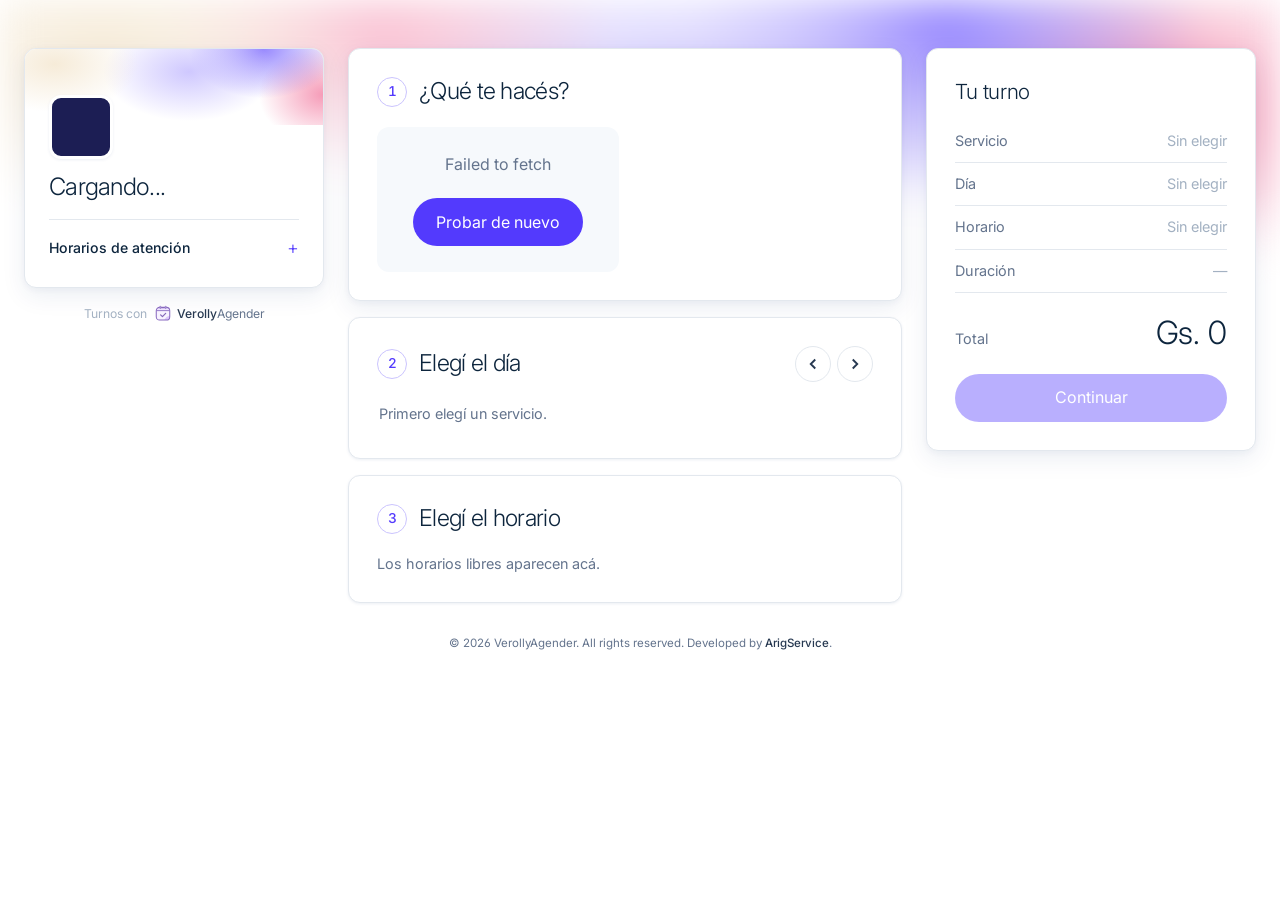
<file: verolly-agender/index.html>
<!DOCTYPE html>
<html lang="es">
<head>
<meta charset="utf-8">
<meta name="viewport" content="width=device-width, initial-scale=1, viewport-fit=cover">
<meta name="theme-color" content="#533afd">
<title>Reservá tu turno</title>
<link rel="icon" href="img/verolly-icono.svg" type="image/svg+xml">
<link rel="stylesheet" href="estilos.css?v=3.1">
<style>
  .layout {
    position: relative; z-index: 1; max-width: 1280px; margin: 0 auto; padding: 48px 24px 40px; display: grid; gap: 24px; align-items: start;
    grid-template-columns: 300px minmax(0, 1fr) 330px; grid-template-areas: "perfil flujo ticket";
  }

  /* ----- Perfil del negocio ----- */
  .perfil { grid-area: perfil; position: sticky; top: 24px; }
  .perfil-card { overflow: hidden; box-shadow: var(--sombra-2); }
  .portada { height: 76px; }
  .perfil-cuerpo { padding: 0 24px 24px; margin-top: -30px; }
  .perfil .logo { width: 64px; height: 64px; border: 3px solid #fff; box-shadow: var(--sombra); }
  .perfil h1 { font-size: 1.5rem; letter-spacing: -.03em; line-height: 1.15; margin-top: 14px; }
  .perfil .dir { color: var(--gris); font-size: .9rem; margin-top: 4px; }
  .perfil .desc { color: var(--tinta-2); font-size: .92rem; margin-top: 4px; }
  .pie-reservas { grid-column: 1 / -1; padding-top: 8px; }

  /* ----- Calendario del mes (formato opcional para elegir el día) ----- */
  .cal-mes { max-width: 520px; }
  .cal-tit { font-size: 1.05rem; font-weight: 500; letter-spacing: -.01em; margin-bottom: 12px; }
  .cal-grilla { display: grid; grid-template-columns: repeat(7, minmax(0, 1fr)); gap: 6px; }
  .cal-grilla .sem { font-size: .66rem; font-weight: 500; color: var(--gris); text-transform: uppercase; letter-spacing: .06em; text-align: center; padding-bottom: 2px; }
  .cdia { aspect-ratio: 1 / .92; min-height: 44px; border-radius: var(--r-md); border: 1px solid var(--linea); background: #fff;
    display: flex; flex-direction: column; align-items: center; justify-content: center; gap: 4px; font-feature-settings: "tnum"; transition: all .15s; padding: 0; }
  .cdia b { font-size: 1.05rem; font-weight: 400; letter-spacing: -.02em; }
  .cdia i { width: 18px; height: 3px; border-radius: 2px; background: var(--linea); overflow: hidden; display: block; }
  .cdia i s { display: block; height: 100%; background: var(--marca); }
  .cdia:hover:not(:disabled) { border-color: var(--marca); }
  .cdia:disabled { background: transparent; border-color: transparent; color: var(--gris-claro); cursor: default; }
  .cdia:disabled i { visibility: hidden; }
  .cdia.hoy b { color: var(--marca); font-weight: 600; }
  .cdia.on { background: var(--navy); border-color: var(--navy); color: #fff; }
  .cdia.on b { color: #fff; }
  .cdia.on i { background: rgba(255,255,255,.25); }
  .cdia.on i s { background: var(--marca-clara); }
  .cal-vacio { visibility: hidden; }
  .bloque.modo-cal .flechas { display: flex !important; }
  .flechas button:disabled { opacity: .3; cursor: default; }
  .estado-hoy { margin-top: 14px; }
  .estado-hoy.abierto { background: #e7f6ee; color: var(--ok); }
  .estado-hoy.cerrado { background: var(--fondo); color: var(--gris); }
  .estado-hoy i { width: 7px; height: 7px; border-radius: 50%; background: currentColor; }
  .estado-hoy.abierto i { animation: latir 1.6s infinite; }
  @keyframes latir { 50% { opacity: .3; } }
  .horarios { margin-top: 18px; border-top: 1px solid var(--linea); padding-top: 12px; }
  .horarios summary { cursor: pointer; font-weight: 500; font-size: .88rem; list-style: none; display: flex; justify-content: space-between; padding: 6px 0; }
  .horarios summary::after { content: '+'; color: var(--marca); font-size: 1.15rem; line-height: 1; font-weight: 300; }
  .horarios[open] summary::after { content: '−'; }
  .horarios ul { list-style: none; padding: 0; margin: 6px 0 0; font-size: .85rem; font-feature-settings: "tnum"; }
  .horarios li { display: flex; justify-content: space-between; padding: 5px 0; color: var(--gris); }
  .horarios li.hoy { color: var(--tinta); font-weight: 500; }
  .perfil .btn { margin-top: 18px; width: 100%; font-size: .95rem; }
  .firma { display: flex; align-items: center; justify-content: center; gap: 5px; color: var(--gris-claro); font-size: .76rem; margin-top: 16px; }
  .firma img { width: 18px; height: 18px; margin-left: 2px; }
  .firma b { color: var(--tinta-2); font-weight: 500; }
  .firma em { color: var(--gris); font-style: normal; font-weight: 400; margin-left: -5px; }
  .firma-pie { display: none; }

  /* ----- Pasos ----- */
  .flujo { grid-area: flujo; display: grid; grid-template-columns: minmax(0, 1fr); gap: 16px; min-width: 0; }
  .bloque { min-width: 0; padding: 28px; box-shadow: var(--sombra-2); transition: opacity .25s; animation: aparecer .35s ease both; }
  .bloque.bloqueado { opacity: .45; pointer-events: none; box-shadow: var(--sombra); }
  .bloque > header { display: flex; align-items: center; gap: 12px; margin-bottom: 20px; }
  .bloque h2 { font-size: 1.45rem; letter-spacing: -.03em; flex: 1; line-height: 1.1; }
  .num { width: 30px; height: 30px; border-radius: 50%; border: 1px solid var(--marca-media); color: var(--marca);
    font-size: .85rem; font-weight: 500; display: grid; place-items: center; flex: none; transition: all .2s; font-feature-settings: "tnum"; }
  .bloque.hecho .num { background: var(--marca); border-color: var(--marca); color: #fff; }
  .nota { color: var(--gris); font-size: .9rem; }

  .servicios { display: grid; grid-template-columns: repeat(auto-fill, minmax(210px, 1fr)); gap: 12px; }
  .servicio {
    position: relative; text-align: left; background: #fff; border: 1px solid var(--linea); border-radius: var(--r-lg);
    padding: 16px; display: flex; flex-direction: column; gap: 10px; min-height: 120px; transition: border-color .15s, box-shadow .15s, background .15s;
  }
  .servicio:hover { border-color: var(--marca-media); box-shadow: var(--sombra); }
  .servicio strong { font-size: 1.05rem; font-weight: 500; padding-right: 26px; letter-spacing: -.01em; }
  .servicio .det { font-size: .8rem; color: var(--gris); margin-top: -6px; }
  .servicio .pie { margin-top: auto; display: flex; justify-content: space-between; align-items: center; gap: 8px; }
  .servicio .dur { background: var(--fondo); color: var(--gris); font-feature-settings: "tnum"; }
  .servicio .precio { font-weight: 500; color: var(--tinta); font-feature-settings: "tnum"; letter-spacing: -.02em; }
  .servicio .tilde { position: absolute; top: 16px; right: 16px; width: 20px; height: 20px; border-radius: 50%;
    border: 1px solid var(--linea-input); background: #fff; display: grid; place-items: center; }
  .servicio.on { border-color: var(--marca); background: var(--marca-suave); box-shadow: 0 0 0 1px var(--marca); }
  .servicio.on .tilde { background: var(--marca); border-color: var(--marca); }
  .servicio.on .tilde::after { content: ''; width: 8px; height: 4px; border: solid #fff; border-width: 0 0 2px 2px; transform: rotate(-45deg) translate(1px, -1px); }

  .flechas { display: flex; gap: 6px; }
  .flechas button { width: 36px; height: 36px; border-radius: 50%; border: 1px solid var(--linea); background: #fff; display: grid; place-items: center; color: var(--tinta-2); }
  .flechas button:hover { border-color: var(--marca); color: var(--marca); }
  .tira { display: flex; gap: 8px; overflow-x: auto; scroll-snap-type: x mandatory; scrollbar-width: none; padding: 2px 2px 6px; }
  .tira::-webkit-scrollbar { display: none; }
  .dia {
    flex: none; width: 78px; scroll-snap-align: start; border-radius: var(--r-lg); border: 1px solid var(--linea); background: #fff;
    padding: 12px 6px 10px; display: flex; flex-direction: column; align-items: center; gap: 1px; transition: all .15s;
  }
  .dia small { font-size: .66rem; font-weight: 500; color: var(--gris); text-transform: uppercase; letter-spacing: .06em; }
  .dia b { font-size: 1.75rem; font-weight: 300; line-height: 1.1; letter-spacing: -.04em; font-feature-settings: "tnum"; }
  .dia .barra-libre { width: 40px; height: 3px; border-radius: 2px; background: var(--linea); margin-top: 7px; overflow: hidden; }
  .dia .barra-libre i { display: block; height: 100%; background: var(--marca); }
  .dia em { font-style: normal; font-size: .68rem; color: var(--gris); margin-top: 4px; font-feature-settings: "tnum"; }
  .dia:hover:not(:disabled) { border-color: var(--marca-media); }
  .dia:disabled { background: var(--fondo); border-color: transparent; cursor: default; }
  .dia:disabled b, .dia:disabled small { color: var(--gris-claro); }
  .dia.on { background: var(--navy); border-color: var(--navy); color: #fff; box-shadow: var(--sombra-2); }
  .dia.on small, .dia.on em { color: rgba(255,255,255,.7); }
  .dia.on .barra-libre { background: rgba(255,255,255,.2); }
  .dia.on .barra-libre i { background: var(--marca-clara); }

  .rapido {
    width: 100%; display: flex; align-items: center; gap: 14px; text-align: left; border: none; margin-bottom: 22px;
    padding: 14px 18px; border-radius: var(--r-lg); background: var(--crema); color: var(--tinta);
  }
  .rapido .rayo { width: 38px; height: 38px; border-radius: 50%; background: var(--navy); color: #fff; display: grid; place-items: center; flex: none; }
  .rapido span { flex: 1; font-size: .88rem; color: var(--tinta-2); font-feature-settings: "tnum"; }
  .rapido span b { display: block; color: var(--tinta); font-size: 1rem; font-weight: 500; }
  .rapido .ir { flex: none; font-weight: 500; color: var(--marca); font-size: .9rem; }
  .grupo { margin-bottom: 20px; }
  .grupo h3 { font-size: .68rem; text-transform: uppercase; letter-spacing: .08em; color: var(--gris); font-weight: 500; margin-bottom: 10px; }
  .horas { display: grid; grid-template-columns: repeat(auto-fill, minmax(88px, 1fr)); gap: 8px; }
  .hora { min-height: 46px; border-radius: var(--pildora); border: 1px solid var(--linea); background: #fff; font-weight: 400; font-size: 1rem;
    font-feature-settings: "tnum"; letter-spacing: -.01em; transition: all .15s; color: var(--tinta); }
  .hora:hover { border-color: var(--marca); color: var(--marca); }
  .hora.on { background: var(--marca); border-color: var(--marca); color: #fff; }
  .vacio { text-align: center; color: var(--gris); padding: 26px 10px; background: var(--fondo); border-radius: var(--r-lg); }

  /* ----- Ticket (tu turno) ----- */
  .ticket-col { grid-area: ticket; position: sticky; top: 24px; }
  .ticket { padding: 28px; box-shadow: var(--sombra-2); }
  .ticket h2 { font-size: 1.3rem; letter-spacing: -.02em; margin-bottom: 14px; }
  .fila-t { display: flex; justify-content: space-between; gap: 12px; padding: 11px 0; font-size: .9rem; border-bottom: 1px solid var(--linea); }
  .fila-t span { color: var(--gris); }
  .fila-t b { text-align: right; font-weight: 500; font-feature-settings: "tnum"; }
  .fila-t b.falta { color: var(--gris-claro); font-weight: 400; }
  .corte { height: 8px; }
  .total { display: flex; justify-content: space-between; align-items: baseline; margin: 10px 0 18px; }
  .total b { font-size: 2rem; font-weight: 300; letter-spacing: -.04em; font-feature-settings: "tnum"; }

  /* ----- Barra de celular ----- */
  .barra-movil {
    display: none; position: fixed; left: 10px; right: 10px; bottom: calc(10px + env(safe-area-inset-bottom)); z-index: 60;
    background: var(--navy); color: #fff; border-radius: var(--r-xl); padding: 10px 10px 10px 18px; align-items: center; gap: 12px;
    box-shadow: var(--sombra-fuerte); transform: translateY(140%); transition: transform .3s cubic-bezier(.2,.8,.2,1);
  }
  .barra-movil.on { transform: none; }
  .barra-movil div { flex: 1; min-width: 0; font-size: .8rem; color: rgba(255,255,255,.7); font-feature-settings: "tnum"; }
  .barra-movil div b { display: block; font-size: .98rem; font-weight: 500; color: #fff; white-space: nowrap; overflow: hidden; text-overflow: ellipsis; }

  /* ----- Hojas ----- */
  .hoja h2 { font-size: 1.6rem; letter-spacing: -.03em; margin-bottom: 6px; }
  .hoja .sub { color: var(--gris); margin-bottom: 20px; font-size: .93rem; }
  .mini { background: var(--fondo); border-radius: var(--r-lg); padding: 14px 16px; margin-bottom: 20px; display: flex; gap: 14px; align-items: center; }
  .mini .cal { width: 52px; text-align: center; background: #fff; border: 1px solid var(--linea); border-radius: var(--r-md); padding: 5px 0; flex: none; }
  .mini .cal small { display: block; font-size: .62rem; font-weight: 500; color: var(--marca); text-transform: uppercase; letter-spacing: .06em; }
  .mini .cal b { font-size: 1.45rem; font-weight: 300; letter-spacing: -.04em; font-feature-settings: "tnum"; }
  .mini p { font-size: .88rem; color: var(--gris); font-feature-settings: "tnum"; }
  .mini p b { color: var(--tinta); display: block; font-size: 1rem; font-weight: 500; }
  .hoja form .btn { margin-top: 4px; }
  .listo { text-align: center; }
  .listo .check { width: 72px; height: 72px; margin: 8px auto 18px; border-radius: 50%; background: var(--ok); color: #fff; display: grid; place-items: center;
    animation: pop .5s cubic-bezier(.2,1.6,.4,1) both; }
  .listo .check path { stroke-dasharray: 30; stroke-dashoffset: 30; animation: trazo .4s .25s ease forwards; }
  @keyframes pop { from { transform: scale(.3); opacity: 0; } }
  @keyframes trazo { to { stroke-dashoffset: 0; } }
  .listo .mini { text-align: left; margin-top: 20px; }
  .listo .btn { width: 100%; margin-top: 10px; }

  /* ----- Tablet ----- */
  @media (max-width: 1180px) {
    .layout { grid-template-columns: minmax(0, 1fr) 310px; grid-template-areas: "perfil perfil" "flujo ticket"; padding-top: 32px; }
    .perfil { position: static; }
    .perfil-card { display: grid; grid-template-columns: auto 1fr auto; align-items: center; gap: 0 18px; padding: 20px 24px; }
    .portada, .horarios, .firma { display: none; }
    .perfil-cuerpo { display: contents; }
    .perfil .logo { border: none; box-shadow: none; }
    .perfil h1 { margin-top: 0; }
    .perfil .btn { margin-top: 0; width: auto; }
    .perfil .estado-hoy { margin-top: 8px; }
    .flujo .firma-pie { display: flex; margin-top: 0; }
  }
  /* ----- Celular ----- */
  @media (max-width: 760px) {
    .layout { grid-template-columns: 1fr; grid-template-areas: "perfil" "flujo"; padding: 20px 12px 120px; gap: 12px; }
    .ticket-col { display: none; }
    .barra-movil { display: flex; }
    .perfil-card { grid-template-columns: auto 1fr; padding: 16px; }
    .perfil .btn { grid-column: 1 / -1; margin-top: 14px; width: 100%; }
    .perfil .logo { width: 56px; height: 56px; }
    .perfil h1 { font-size: 1.3rem; }
    .bloque { padding: 20px 16px; }
    .bloque h2 { font-size: 1.3rem; }
    .servicios { grid-template-columns: 1fr 1fr; gap: 8px; }
    .servicio { min-height: 112px; padding: 14px 12px 12px; }
    .servicio .pie { flex-direction: column; align-items: flex-start; gap: 6px; }
    .servicio .dur, .servicio .precio { white-space: nowrap; }
    .flechas { display: none; }
    .horas { grid-template-columns: repeat(3, 1fr); }
    .malla { height: 300px; }
  }
  @media (max-width: 370px) { .servicios { grid-template-columns: 1fr; } }
</style>
</head>
<body>
<div class="aviso-demo">Modo demostración: las reservas se guardan solo en este navegador.
  <button onclick="V.Demo.reiniciar(); location.reload()">Reiniciar</button></div>

<div style="position:relative">
<div class="malla"></div>
<div class="layout">
  <!-- Perfil del negocio -->
  <aside class="perfil">
    <div class="perfil-card tarjeta">
      <div class="portada fondo-malla"></div>
      <div class="perfil-cuerpo">
        <div class="logo" data-logo></div>
        <div>
          <h1 data-negocio>Cargando...</h1>
          <p class="desc" id="descripcion" hidden></p>
          <p class="dir" id="direccion"></p>
          <span class="chip estado-hoy" id="estadoHoy" hidden><i></i><span></span></span>
        </div>
        <details class="horarios">
          <summary>Horarios de atención</summary>
          <ul id="listaHorarios"></ul>
        </details>
        <a class="btn wa" id="btnConsulta" target="_blank" rel="noopener" hidden>
          <svg viewBox="0 0 24 24" fill="currentColor"><path d="M12 2a10 10 0 0 0-8.6 15.1L2 22l5-1.3A10 10 0 1 0 12 2Zm5.3 14.2c-.2.6-1.3 1.2-1.8 1.2-.5.1-1 .1-1.7-.1a15 15 0 0 1-6.1-5.3c-.5-.7-1-1.7-1-2.7 0-1 .6-1.6.8-1.8.2-.2.5-.3.7-.3h.5c.2 0 .4 0 .6.5l.8 2c.1.2.1.4 0 .5l-.4.6-.3.4c-.1.1-.2.3 0 .5.5.8 1 1.4 1.7 2 .7.6 1.4 1 2.2 1.3.2.1.4.1.5-.1l.8-.9c.2-.2.3-.2.5-.1l1.9.9c.3.1.4.2.5.3.1.2.1.7-.1 1.2Z"/></svg>
          Consultar por WhatsApp</a>
      </div>
    </div>
    <p class="firma">Turnos con <img src="img/verolly-icono.svg" alt=""><b>Verolly</b><em>Agender</em></p>
  </aside>

  <!-- Pasos -->
  <main class="flujo" id="flujo">
    <section class="bloque tarjeta" id="bServicio">
      <header><span class="num">1</span><h2 id="pregunta">¿Qué te hacés?</h2></header>
      <div class="servicios" id="listaServicios"><p class="vacio">Cargando servicios...</p></div>
    </section>

    <section class="bloque tarjeta bloqueado" id="bDia">
      <header><span class="num">2</span><h2>Elegí el día</h2>
        <div class="flechas">
          <button aria-label="Días anteriores" onclick="moverTira(-1)"><svg width="18" height="18" viewBox="0 0 24 24" fill="none" stroke="currentColor" stroke-width="2.5"><path d="M15 18l-6-6 6-6"/></svg></button>
          <button aria-label="Días siguientes" onclick="moverTira(1)"><svg width="18" height="18" viewBox="0 0 24 24" fill="none" stroke="currentColor" stroke-width="2.5"><path d="M9 6l6 6-6 6"/></svg></button>
        </div>
      </header>
      <div class="tira" id="tiraDias"><p class="nota">Primero elegí un servicio.</p></div>
    </section>

    <section class="bloque tarjeta bloqueado" id="bHora">
      <header><span class="num">3</span><h2>Elegí el horario</h2></header>
      <div id="zonaHoras"><p class="nota">Los horarios libres aparecen acá.</p></div>
    </section>
    <p class="firma firma-pie">Turnos con <img src="img/verolly-icono.svg" alt=""><b>Verolly</b><em>Agender</em></p>
  </main>
  <p class="copy pie-reservas" data-copy></p>

  <!-- Tu turno (tablet y PC) -->
  <aside class="ticket-col">
    <div class="ticket tarjeta">
      <h2>Tu turno</h2>
      <div class="fila-t"><span>Servicio</span><b id="tServicio" class="falta">Sin elegir</b></div>
      <div class="fila-t"><span>Día</span><b id="tDia" class="falta">Sin elegir</b></div>
      <div class="fila-t"><span>Horario</span><b id="tHora" class="falta">Sin elegir</b></div>
      <div class="fila-t"><span>Duración</span><b id="tDur" class="falta">—</b></div>
      <div class="corte"></div>
      <div class="total"><span class="nota">Total</span><b id="tTotal">Gs. 0</b></div>
      <button class="btn ancho" id="btnContinuar" disabled onclick="abrirDatos()">Continuar</button>
    </div>
  </aside>
</div>
</div>

<!-- Barra de celular -->
<div class="barra-movil" id="barraMovil">
  <div><b id="bmTitulo">Elegí un horario</b><span id="bmSub"></span></div>
  <button class="btn" id="bmBtn" onclick="abrirDatos()">Continuar</button>
</div>

<!-- Hoja: datos -->
<div class="velo" id="velo" onclick="cerrarHojas()"></div>
<div class="hoja" id="hojaDatos" role="dialog" aria-modal="true" aria-labelledby="tituloDatos">
  <h2 id="tituloDatos">Último paso</h2>
  <p class="sub">Solo necesitamos tu nombre y tu celular.</p>
  <div class="mini" id="miniDatos"></div>
  <form id="form" novalidate>
    <label class="campo"><span>Tu nombre</span>
      <input id="nombre" autocomplete="name" placeholder="Ej: Ana Benítez" maxlength="60"></label>
    <label class="campo"><span>Tu celular</span>
      <input id="cel" type="tel" inputmode="numeric" autocomplete="tel" placeholder="0981 123 456">
      <small>Te avisamos por WhatsApp si hay algún cambio.</small></label>
    <p class="error" id="errorForm" hidden></p>
    <button class="btn ancho" id="btnConfirmar" type="submit">Confirmar turno</button>
    <button class="btn fantasma ancho" type="button" onclick="cerrarHojas()">Volver</button>
  </form>
</div>

<!-- Hoja: listo -->
<div class="hoja listo" id="hojaListo" role="dialog" aria-modal="true" aria-labelledby="listoTitulo">
  <div class="check"><svg width="42" height="42" viewBox="0 0 24 24" fill="none" stroke="currentColor" stroke-width="3" stroke-linecap="round" stroke-linejoin="round"><path d="M5 12.5l4.5 4.5L19 7.5"/></svg></div>
  <h2 id="listoTitulo">¡Listo!</h2>
  <p class="sub">Tu turno quedó reservado. Te esperamos.</p>
  <div class="mini" id="miniListo"></div>
  <a class="btn wa" id="btnWa" target="_blank" rel="noopener">Avisar al local por WhatsApp</a>
  <a class="btn claro" id="btnCal" target="_blank" rel="noopener">Guardar en Google Calendar</a>
  <button class="btn fantasma" onclick="nuevo()">Reservar otro turno</button>
</div>

<script src="config.js?v=3.1"></script>
<script src="comun.js?v=3.1"></script>
<script>
const $ = id => document.getElementById(id);
const MES = ['ene', 'feb', 'mar', 'abr', 'may', 'jun', 'jul', 'ago', 'sep', 'oct', 'nov', 'dic'];
const NOMBRES_DIA = ['Domingo', 'Lunes', 'Martes', 'Miércoles', 'Jueves', 'Viernes', 'Sábado'];
let info = null;
const sel = { servicio: null, fecha: null, hora: null };
const esCelular = () => matchMedia('(max-width: 760px)').matches;
const cap = s => s.charAt(0).toUpperCase() + s.slice(1);

async function iniciar() {
  try {
    info = await V.api.info();
  } catch (e) {
    $('listaServicios').innerHTML = '<div class="vacio">' + V.esc(e.message) +
      '<br><br><button class="btn" onclick="iniciar()">Probar de nuevo</button></div>';
    return;
  }
  const n = info.negocio;
  V.aplicarMarca(n);
  document.title = 'Reservá tu turno · ' + n.nombre;
  $('direccion').textContent = n.direccion || '';
  $('descripcion').textContent = n.descripcion || ''; $('descripcion').hidden = !n.descripcion;
  $('pregunta').textContent = n.pregunta || '¿Qué te hacés?';
  $('bDia').classList.toggle('modo-cal', n.vistaReservas === 'calendario');
  if (n.whatsapp) { $('btnConsulta').href = V.wa(n.whatsapp, 'Hola! Quería hacer una consulta.'); $('btnConsulta').hidden = false; }
  pintarEstadoHoy();
  pintarHorarios();
  pintarServicios();
  const g = JSON.parse(localStorage.getItem('verollyCliente') || '{}');
  if (g.nombre) $('nombre').value = g.nombre;
  if (g.celular) $('cel').value = V.celularLindo(g.celular);
}

/* ---------- Perfil ---------- */
function pintarEstadoHoy() {
  const ah = V.ahora(), h = info.horarios[V.diaSemana(ah.fecha)];
  const abierto = h && ah.min >= h.abre && ah.min < h.cierra && !(h.dIni != null && ah.min >= h.dIni && ah.min < h.dFin);
  let txt;
  if (abierto) txt = 'Abierto ahora · hasta ' + V.hhmm(h.cierra);
  else if (h && ah.min < h.abre) txt = 'Cerrado · abre hoy ' + V.hhmm(h.abre);
  else txt = 'Cerrado ahora';
  const e = $('estadoHoy');
  e.className = 'chip estado-hoy ' + (abierto ? 'abierto' : 'cerrado');
  e.querySelector('span').textContent = txt;
  e.hidden = false;
}
function pintarHorarios() {
  const hoy = V.diaSemana(V.ahora().fecha);
  $('listaHorarios').innerHTML = [1, 2, 3, 4, 5, 6, 0].map(d => {
    const h = info.horarios[d];
    const t = !h ? 'Cerrado' : V.hhmm(h.abre) + ' – ' + V.hhmm(h.cierra);
    return '<li class="' + (d === hoy ? 'hoy' : '') + '"><span>' + NOMBRES_DIA[d] + '</span><span>' + t + '</span></li>';
  }).join('');
}

/* ---------- 1. Servicio ---------- */
function pintarServicios() {
  if (!info.servicios.length) { $('listaServicios').innerHTML = '<p class="vacio">Todavía no hay servicios cargados.</p>'; return; }
  $('listaServicios').innerHTML = info.servicios.map((s, i) =>
    '<button class="servicio' + (s.nombre === sel.servicio ? ' on' : '') + '" data-i="' + i + '">' +
    '<span class="tilde"></span><strong>' + V.esc(s.nombre) + '</strong>' +
    (s.detalle ? '<span class="det">' + V.esc(s.detalle) + '</span>' : '') +
    '<span class="pie"><span class="chip dur">' + V.duracion(s.duracion) + '</span><span class="precio">' + V.gs(s.precio) + '</span></span></button>'
  ).join('');
  $('listaServicios').querySelectorAll('.servicio').forEach(b => b.onclick = () => elegirServicio(info.servicios[b.dataset.i].nombre));
}
function servicioSel() { return info.servicios.find(s => s.nombre === sel.servicio); }

function elegirServicio(nombre) {
  sel.servicio = nombre; sel.hora = null;
  pintarServicios();
  $('bServicio').classList.add('hecho');
  $('bDia').classList.remove('bloqueado');
  // si el día elegido ya no tiene lugar para este servicio, se pasa al primero con lugar
  const dur = servicioSel().duracion;
  if (!sel.fecha || !V.libres(sel.fecha, dur, info).length) sel.fecha = primerDiaLibre(dur);
  mesCal = null;
  pintarDias(); pintarHoras(); actualizarResumen();
  if (esCelular()) $('bDia').scrollIntoView({ behavior: 'smooth', block: 'start' });
}

function primerDiaLibre(dur) {
  const hoy = V.ahora().fecha;
  for (let i = 0; i <= info.reglas.diasAdelante; i++) {
    const f = V.sumarDias(hoy, i);
    if (V.libres(f, dur, info).length) return f;
  }
  return null;
}

/* ---------- 2. Día ---------- */
function elegirDia(f) {
  sel.fecha = f; sel.hora = null;
  pintarDias(); pintarHoras(); actualizarResumen();
  if (esCelular()) $('bHora').scrollIntoView({ behavior: 'smooth', block: 'start' });
}
function pintarDias() {
  if (info.negocio.vistaReservas === 'calendario') return pintarCalendario();
  const dur = servicioSel().duracion, ah = V.ahora();
  const dias = [];
  for (let i = 0; i <= info.reglas.diasAdelante; i++) {
    const f = V.sumarDias(ah.fecha, i);
    dias.push({ f, abierto: !!info.horarios[V.diaSemana(f)], n: V.libres(f, dur, info, ah).length });
  }
  const max = Math.max(1, ...dias.map(d => d.n));
  $('tiraDias').innerHTML = dias.map(d => {
    const etiqueta = V.etiquetaDia(d.f);
    const txt = !d.abierto ? 'Cerrado' : d.n ? d.n + ' libres' : 'Completo';
    return '<button class="dia' + (d.f === sel.fecha ? ' on' : '') + '" data-f="' + d.f + '"' + (d.n ? '' : ' disabled') + '>' +
      '<small>' + etiqueta + '</small><b>' + Number(d.f.slice(8)) + '</b><small>' + MES[Number(d.f.slice(5, 7)) - 1] + '</small>' +
      '<span class="barra-libre"><i style="width:' + Math.round(d.n / max * 100) + '%"></i></span><em>' + txt + '</em></button>';
  }).join('');
  $('tiraDias').querySelectorAll('.dia').forEach(b => b.onclick = () => elegirDia(b.dataset.f));
  const on = $('tiraDias').querySelector('.on');
  if (on) on.scrollIntoView({ block: 'nearest', inline: 'center' });
  $('bDia').classList.toggle('hecho', !!sel.fecha);
}

// Formato "calendario": un mes entero, con los días sin lugar apagados
let mesCal = null;
function pintarCalendario() {
  const dur = servicioSel().duracion, ah = V.ahora(), hoy = ah.fecha;
  const ultimo = V.sumarDias(hoy, info.reglas.diasAdelante);
  if (!mesCal) mesCal = (sel.fecha || hoy).slice(0, 8) + '01';
  const primero = mesCal, total = V.diasDelMes(primero);
  const hueco = (V.diaSemana(primero) + 6) % 7; // la semana empieza el lunes
  const cuenta = {};
  let max = 1;
  for (let i = 0; i < total; i++) {
    const f = V.sumarDias(primero, i);
    cuenta[f] = f >= hoy && f <= ultimo ? V.libres(f, dur, info, ah).length : 0;
    max = Math.max(max, cuenta[f]);
  }
  let html = '<div class="cal-mes"><p class="cal-tit">' + V.mesAnio(primero) + '</p><div class="cal-grilla">' +
    ['Lun', 'Mar', 'Mié', 'Jue', 'Vie', 'Sáb', 'Dom'].map(d => '<span class="sem">' + d + '</span>').join('') +
    '<span class="cal-vacio"></span>'.repeat(hueco);
  for (let i = 0; i < total; i++) {
    const f = V.sumarDias(primero, i), n = cuenta[f];
    html += '<button class="cdia' + (f === hoy ? ' hoy' : '') + (f === sel.fecha ? ' on' : '') + '" data-f="' + f + '"' +
      (n ? ' aria-label="' + V.esc(V.fechaLarga(f)) + ', ' + n + ' horarios libres"' : ' disabled') + '><b>' + (i + 1) + '</b>' +
      '<i><s style="width:' + Math.round(n / max * 100) + '%"></s></i></button>';
  }
  $('tiraDias').innerHTML = html + '</div></div>';
  $('tiraDias').querySelectorAll('.cdia:not(:disabled)').forEach(b => b.onclick = () => elegirDia(b.dataset.f));
  const [atras, adelante] = $('bDia').querySelectorAll('.flechas button');
  atras.disabled = primero <= hoy.slice(0, 8) + '01';
  adelante.disabled = V.sumarMeses(primero, 1) > ultimo;
  $('bDia').classList.toggle('hecho', !!sel.fecha);
}
function moverTira(dir) {
  if (info && info.negocio.vistaReservas === 'calendario') {
    mesCal = V.sumarMeses(mesCal || V.ahora().fecha, dir);
    return pintarCalendario();
  }
  $('tiraDias').scrollBy({ left: dir * 300, behavior: 'smooth' });
}

/* ---------- 3. Hora ---------- */
function pintarHoras() {
  const z = $('zonaHoras');
  $('bHora').classList.toggle('bloqueado', !sel.fecha);
  if (!sel.fecha) { z.innerHTML = '<p class="vacio">No hay horarios libres en los próximos días. Escribinos por WhatsApp.</p>'; return; }
  const dur = servicioSel().duracion;
  const libres = V.libres(sel.fecha, dur, info);
  let html = '';
  // atajo: el primer horario libre de todos
  const f0 = primerDiaLibre(dur);
  if (f0) {
    const h0 = V.libres(f0, dur, info)[0];
    if (!(f0 === sel.fecha && V.hhmm(h0) === sel.hora)) {
      html += '<button class="rapido" data-f="' + f0 + '" data-h="' + V.hhmm(h0) + '">' +
        '<span class="rayo"><svg width="22" height="22" viewBox="0 0 24 24" fill="currentColor"><path d="M13 2 4 14h7l-1 8 9-12h-7l1-8Z"/></svg></span>' +
        '<span><b>Lo antes posible</b>' + cap(V.etiquetaDia(f0) === 'Hoy' || V.etiquetaDia(f0) === 'Mañana' ? V.etiquetaDia(f0) : V.fechaLarga(f0)) +
        ' a las ' + V.hhmm(h0) + '</span><span class="ir">Elegir</span></button>';
    }
  }
  const grupos = [['Mañana', libres.filter(m => m < 720)], ['Tarde', libres.filter(m => m >= 720 && m < 1140)], ['Noche', libres.filter(m => m >= 1140)]];
  html += grupos.filter(g => g[1].length).map(g =>
    '<div class="grupo"><h3>' + g[0] + ' · ' + g[1].length + (g[1].length === 1 ? ' horario' : ' horarios') + '</h3><div class="horas">' +
    g[1].map(m => '<button class="hora' + (V.hhmm(m) === sel.hora ? ' on' : '') + '" data-h="' + V.hhmm(m) + '">' + V.hhmm(m) + '</button>').join('') +
    '</div></div>').join('') || '<p class="vacio">Este día ya no tiene horarios libres.</p>';
  z.innerHTML = html;
  z.querySelectorAll('.hora').forEach(b => b.onclick = () => elegirHora(sel.fecha, b.dataset.h));
  const r = z.querySelector('.rapido');
  if (r) r.onclick = () => elegirHora(r.dataset.f, r.dataset.h);
}
function elegirHora(f, h) {
  const cambioDia = f !== sel.fecha;
  sel.fecha = f; sel.hora = h;
  if (cambioDia) { mesCal = null; pintarDias(); }
  pintarHoras(); actualizarResumen();
  $('bHora').classList.add('hecho');
}

/* ---------- Resumen ---------- */
function actualizarResumen() {
  const s = servicioSel();
  const pon = (id, v) => { $(id).textContent = v || 'Sin elegir'; $(id).classList.toggle('falta', !v); };
  pon('tServicio', s && s.nombre);
  pon('tDia', sel.fecha && cap(V.fechaLarga(sel.fecha)));
  pon('tHora', sel.hora && sel.hora + ' a ' + V.hhmm(V.min(sel.hora) + s.duracion));
  $('tDur').textContent = s ? V.duracion(s.duracion) : '—';
  $('tTotal').textContent = V.gs(s ? s.precio : 0);
  const listo = !!(s && sel.fecha && sel.hora);
  $('btnContinuar').disabled = !listo;
  $('barraMovil').classList.toggle('on', listo);
  if (listo) {
    $('bmTitulo').textContent = s.nombre;
    $('bmSub').textContent = cap(V.etiquetaDia(sel.fecha)) + ' ' + Number(sel.fecha.slice(8)) + ' · ' + sel.hora + ' · ' + V.gs(s.precio);
  }
}

function miniHtml(fecha, hora, servicio, extra) {
  return '<div class="cal"><small>' + MES[Number(fecha.slice(5, 7)) - 1] + '</small><b>' + Number(fecha.slice(8)) + '</b></div>' +
    '<p><b>' + V.esc(servicio) + '</b>' + cap(V.fechaLarga(fecha)) + ' · ' + hora + (extra ? '<br>' + extra : '') + '</p>';
}

/* ---------- Hojas ---------- */
function abrirHoja(id) { $('velo').classList.add('on'); $(id).classList.add('on'); }
function cerrarHojas() { $('velo').classList.remove('on'); document.querySelectorAll('.hoja').forEach(h => h.classList.remove('on')); }
function abrirDatos() {
  const s = servicioSel();
  if (!s || !sel.fecha || !sel.hora) return;
  $('miniDatos').innerHTML = miniHtml(sel.fecha, sel.hora, s.nombre, V.gs(s.precio));
  $('errorForm').hidden = true;
  abrirHoja('hojaDatos');
  if (!esCelular()) setTimeout(() => $($('nombre').value ? 'cel' : 'nombre').focus(), 250);
}
document.addEventListener('keydown', e => { if (e.key === 'Escape') cerrarHojas(); });

$('form').onsubmit = async ev => {
  ev.preventDefault();
  const nombre = $('nombre').value.replace(/\s+/g, ' ').trim();
  const cel = V.celular($('cel').value);
  const err = m => { $('errorForm').textContent = m; $('errorForm').hidden = false; };
  if (nombre.length < 2) return err('Escribí tu nombre, por favor.');
  if (!cel) return err('Revisá tu celular. Tiene que ser como 0981 123 456.');
  const btn = $('btnConfirmar');
  btn.disabled = true; btn.innerHTML = '<span class="girando"></span> Reservando...';
  try {
    const r = await V.api.reservar({ servicio: sel.servicio, fecha: sel.fecha, hora: sel.hora, nombre, celular: cel });
    localStorage.setItem('verollyCliente', JSON.stringify({ nombre, celular: cel }));
    mostrarListo(r.turno);
  } catch (e) {
    err(e.message);
    if (/ocup/i.test(e.message)) {
      info = await V.api.info().catch(() => info);
      sel.hora = null; pintarDias(); pintarHoras(); actualizarResumen();
    }
  } finally {
    btn.disabled = false; btn.textContent = 'Confirmar turno';
  }
};

function mostrarListo(t) {
  const n = info.negocio;
  cerrarHojas();
  $('listoTitulo').textContent = '¡Listo, ' + V.primerNombre(t.nombre) + '!';
  $('miniListo').innerHTML = miniHtml(t.fecha, t.hora, t.servicio, V.esc(n.nombre) + (n.direccion ? ' · ' + V.esc(n.direccion) : ''));
  $('btnWa').href = V.wa(n.whatsapp, 'Hola! Soy ' + t.nombre + '. Reservé ' + t.servicio + ' para ' + V.cuando(t.fecha) + ' a las ' + t.hora + '.');
  $('btnWa').hidden = !n.whatsapp;
  const f = t.fecha.replace(/-/g, '');
  $('btnCal').href = 'https://calendar.google.com/calendar/render?action=TEMPLATE' +
    '&text=' + encodeURIComponent(t.servicio + ' · ' + n.nombre) +
    '&dates=' + f + 'T' + t.hora.replace(':', '') + '00/' + f + 'T' + t.fin.replace(':', '') + '00' +
    '&ctz=' + encodeURIComponent(V.TZ) + '&location=' + encodeURIComponent(n.direccion || '');
  setTimeout(() => abrirHoja('hojaListo'), 120);
  V.api.info().then(i => { info = i; }).catch(() => {});
}

function nuevo() {
  cerrarHojas();
  sel.servicio = sel.fecha = sel.hora = null;
  ['bServicio', 'bDia', 'bHora'].forEach(id => $(id).classList.remove('hecho'));
  $('bDia').classList.add('bloqueado'); $('bHora').classList.add('bloqueado');
  $('tiraDias').innerHTML = '<p class="nota">Primero elegí un servicio.</p>';
  $('zonaHoras').innerHTML = '<p class="nota">Los horarios libres aparecen acá.</p>';
  pintarServicios(); actualizarResumen();
  window.scrollTo({ top: 0, behavior: 'smooth' });
}

iniciar();
</script>
</body>
</html>
</file>
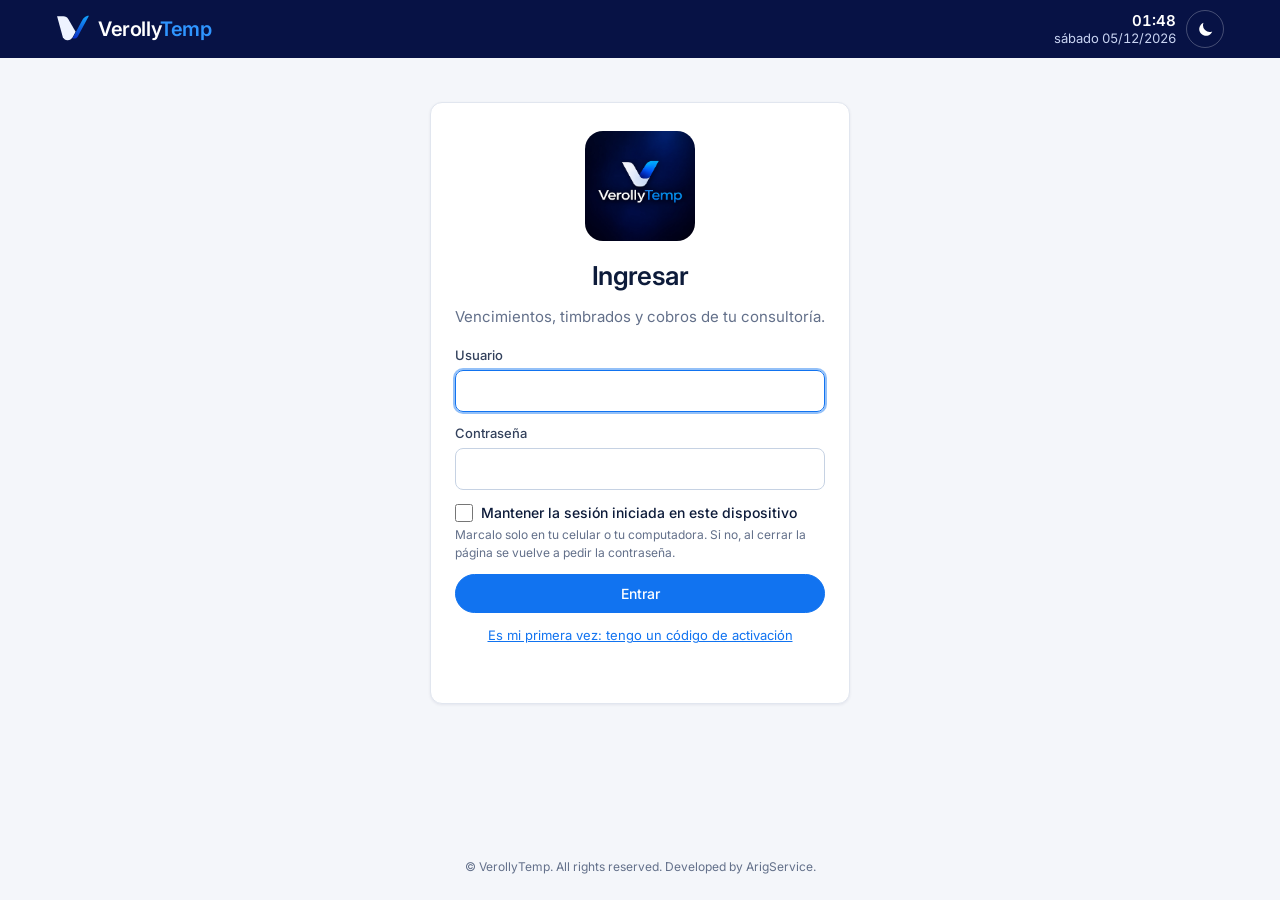
<file: verolly-temp/index.html>
<!DOCTYPE html>
<html lang="es">
<head>
<meta charset="utf-8">
<meta name="viewport" content="width=device-width, initial-scale=1">
<title>VerollyTemp</title>
<meta name="description" content="Vencimientos de IVA, timbrados y cobro de honorarios para estudios contables de Paraguay.">
<link rel="icon" href="img/verolly-temp-logo.webp">
<link rel="preconnect" href="https://fonts.googleapis.com">
<link rel="stylesheet" href="https://fonts.googleapis.com/css2?family=Inter:wght@400;500;600;700&display=swap">
<link rel="stylesheet" href="estilos.css?v=0.4">
<script>
  // tema guardado (claro / oscuro) antes de pintar, para que no parpadee
  try { var t = localStorage.getItem('verollytemp_tema'); if (t) document.documentElement.dataset.theme = t; } catch (e) {}
</script>
</head>
<body>

<header class="barra">
  <div class="barra-in">
    <a class="marca" href="#inicio" aria-label="VerollyTemp, inicio">
      <svg class="marca-v" viewBox="0 0 64 52" aria-hidden="true">
        <defs><linearGradient id="gv" x1="0" y1="0" x2="0" y2="1"><stop offset="0" stop-color="#14a4ff"/><stop offset="1" stop-color="#0a2fc8"/></linearGradient></defs>
        <path d="M2 2h12c4 0 7 2 9 5l14 24-6 11c-2 3-5 5-9 5h-1c-3 0-6-2-8-5L2 2z" fill="currentColor"/>
        <path d="M62 1L41 40c-2 3-4 4-7 4h-3l17-32c3-6 7-11 14-11z" fill="url(#gv)"/>
      </svg>
      <span class="marca-txt">Verolly<b>Temp</b></span>
    </a>
    <nav class="menu" id="menu">
      <a href="#inicio" data-vista="inicio">Inicio</a>
      <a href="#clientes" data-vista="clientes">Clientes</a>
      <a href="#cobros" data-vista="cobros">Cobros</a>
      <a href="#vencimientos" data-vista="vencimientos">IVA y timbrados</a>
      <a href="#historial" data-vista="historial">Historial</a>
      <a href="#ajustes" data-vista="ajustes">Ajustes</a>
    </nav>
    <div class="barra-der">
      <span class="sync" id="sync" aria-live="polite"></span>
      <button class="btn-salir" id="btnSalir" type="button" data-act="salir" hidden><span id="quienSoy"></span> · Salir</button>
      <div class="reloj" id="reloj" aria-live="off"></div>
      <button class="btn-icono" id="btnTema" type="button" aria-label="Cambiar a modo oscuro o claro" title="Modo claro / oscuro">
        <svg class="i-sol" viewBox="0 0 24 24" aria-hidden="true"><circle cx="12" cy="12" r="4.5"/><path d="M12 1.5v3M12 19.5v3M1.5 12h3M19.5 12h3M4.6 4.6l2.1 2.1M17.3 17.3l2.1 2.1M4.6 19.4l2.1-2.1M17.3 6.7l2.1-2.1"/></svg>
        <svg class="i-luna" viewBox="0 0 24 24" aria-hidden="true"><path d="M20.5 14.5A8.5 8.5 0 0 1 9.5 3.5a8.5 8.5 0 1 0 11 11z"/></svg>
      </button>
    </div>
  </div>
</header>

<div class="aviso-prueba" id="avisoPrueba">
  Versión de prueba: los datos se guardan solo en este navegador. Hacé una copia desde <a href="#ajustes">Ajustes</a> de vez en cuando.
</div>

<main class="contenido" id="app"></main>

<footer class="pie">© VerollyTemp. All rights reserved. Developed by ArigService.</footer>

<dialog id="dlg" class="dlg"><div id="dlgIn"></div></dialog>
<div class="toast" id="toast" role="status"></div>

<script src="config.js?v=0.4"></script>
<script src="app.js?v=0.4"></script>
</body>
</html>
</file>
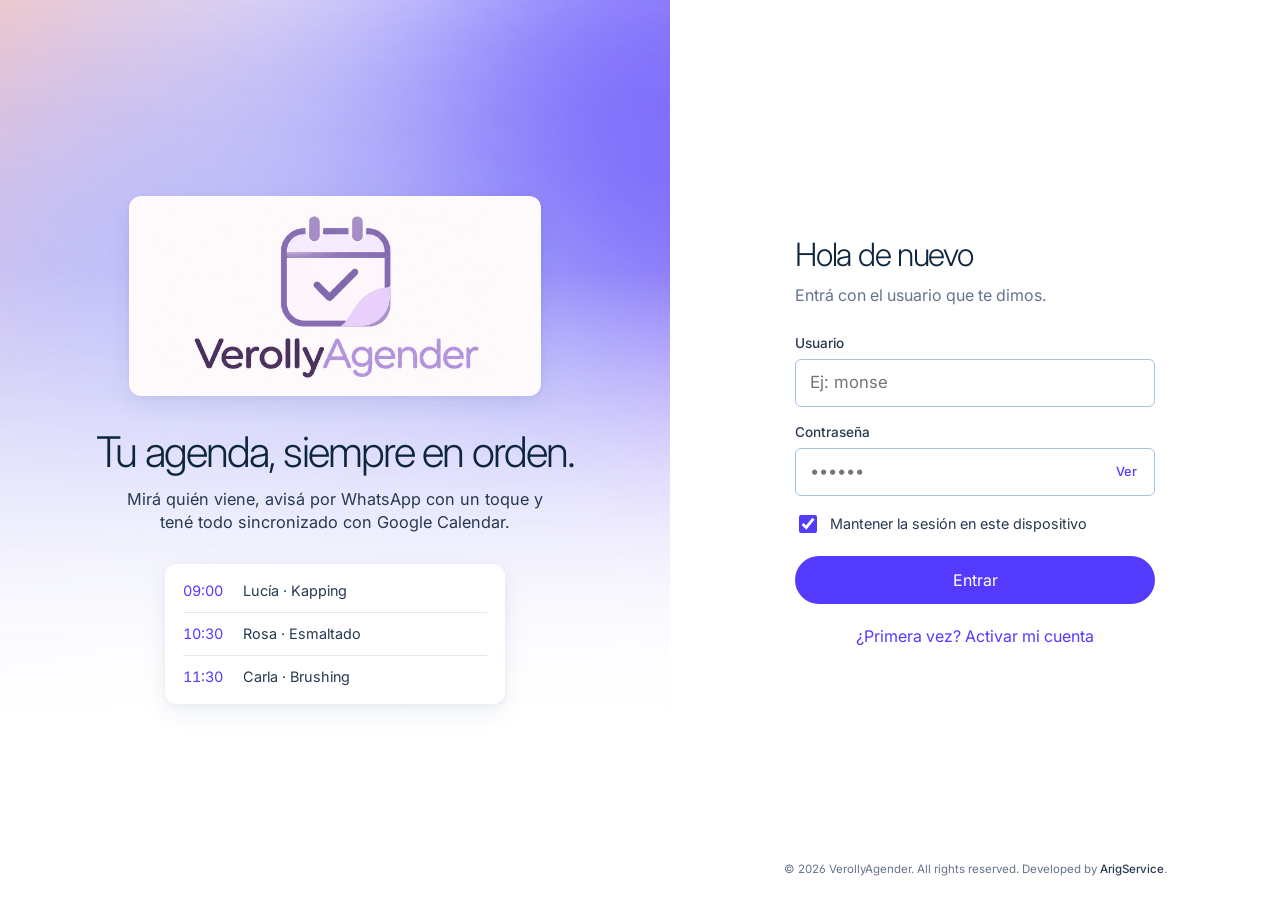
<file: verolly-agender/panel.html>
<!DOCTYPE html>
<html lang="es">
<head>
<meta charset="utf-8">
<meta name="viewport" content="width=device-width, initial-scale=1, viewport-fit=cover">
<meta name="robots" content="noindex">
<meta name="theme-color" content="#1c1e54">
<title>VerollyAgender · Panel</title>
<link rel="icon" href="img/verolly-icono.svg" type="image/svg+xml">
<link rel="stylesheet" href="estilos.css?v=3.1">
<style>
  :root { --hora-px: 72px; --logo-fondo: #fef9fa; }
  .tnum { font-feature-settings: "tnum", "ss01"; }
  .marca-verolly { display: flex; align-items: center; gap: 10px; font-size: 1.1rem; letter-spacing: -.02em; }
  .marca-verolly img { width: 32px; height: 32px; }
  .marca-verolly b { color: var(--tinta); font-weight: 500; }
  .marca-verolly em { color: var(--marca); font-style: normal; font-weight: 300; }
  .marca-verolly.en-oscuro b { color: #fff; }
  .marca-verolly.en-oscuro em { color: var(--marca-clara); }
  .marca-verolly.en-oscuro img { background: #fff; border-radius: var(--r-md); padding: 3px; }

  /* ---------- Ingreso ---------- */
  .ingreso { min-height: 100vh; display: grid; grid-template-columns: 1.1fr 1fr; }
  .ingreso-arte {
    position: relative; overflow: hidden; padding: 48px; display: flex; flex-direction: column; justify-content: center; align-items: center;
    text-align: center; background: linear-gradient(rgba(255,255,255,0) 30%, #fff 82%), url(img/malla.svg) center top / cover no-repeat, #fff;
  }
  .ingreso-arte .logo-caja { background: var(--logo-fondo); border-radius: var(--r-lg); padding: 10px 26px; box-shadow: var(--sombra-2); }
  .ingreso-arte .logo-grande { display: block; width: min(360px, 62vw); aspect-ratio: 2 / 1; object-fit: cover; object-position: 50% 49%; }
  .ingreso-arte h1 { font-size: clamp(2rem, 3.3vw, 3.4rem); letter-spacing: -.045em; line-height: 1.04; margin-top: 34px; color: var(--tinta); max-width: 520px; }
  .ingreso-arte p { color: var(--tinta-2); margin: 14px auto 0; max-width: 420px; font-size: 1.02rem; }
  .ingreso-arte .muestra { width: 100%; max-width: 340px; margin-top: 30px; text-align: left; background: #fff; border-radius: var(--r-lg); box-shadow: var(--sombra-2); padding: 6px 18px; }
  .ingreso-arte .muestra div { display: flex; gap: 14px; align-items: center; font-size: .9rem; padding: 11px 0; border-bottom: 1px solid var(--linea); color: var(--tinta-2); }
  .ingreso-arte .muestra div:last-child { border-bottom: none; }
  .ingreso-arte .muestra b { font-weight: 400; min-width: 46px; color: #533afd; font-feature-settings: "tnum"; }
  .ingreso-form { display: grid; place-items: center; padding: 32px 24px 0; background: #fff; grid-template-rows: 1fr auto; }
  .ingreso-form form { width: 100%; max-width: 360px; }
  .ingreso-form h2 { font-size: 2rem; letter-spacing: -.04em; margin: 22px 0 6px; }
  .ingreso-form .sub { color: var(--gris); margin-bottom: 28px; }
  .recordar { display: flex; gap: 10px; align-items: center; font-size: .9rem; margin: 4px 0 20px; cursor: pointer; color: var(--tinta-2); }
  .recordar input { width: 18px; height: 18px; accent-color: var(--marca); }
  .pista { margin-top: 18px; font-size: .8rem; color: var(--gris); background: var(--fondo); border-radius: var(--r-md); padding: 10px 14px; line-height: 1.6; }
  .ver-clave { position: relative; }
  .ver-clave button { position: absolute; right: 6px; bottom: 6px; height: 36px; padding: 0 12px; border: none; border-radius: var(--pildora); background: none; color: var(--marca); font-weight: 500; font-size: .8rem; }
  @media (max-width: 860px) {
    .ingreso { grid-template-columns: 1fr; }
    .ingreso-arte { padding: 26px 20px 30px; }
    .ingreso-arte .muestra, .ingreso-arte p { display: none; }
    .ingreso-arte .logo-grande { width: 220px; }
    .ingreso-arte h1 { font-size: 1.7rem; margin-top: 20px; }
    .ingreso-form { place-items: start center; padding-top: 24px; }
    .ingreso-form h2 { margin-top: 0; font-size: 1.6rem; }
  }

  /* ---------- Estructura: barra lateral oscura + contenido ---------- */
  .aviso-soporte { background: var(--crema); color: var(--tinta); font-size: .85rem; padding: 9px 16px; text-align: center; position: relative; z-index: 6; }
  .aviso-soporte a { color: var(--marca); font-weight: 500; margin-left: 8px; }
  .app { display: grid; grid-template-columns: 248px minmax(0, 1fr); min-height: 100vh; }
  .lateral { background: var(--navy); color: #fff; padding: 22px 14px 8px; display: flex; flex-direction: column; gap: 4px; position: sticky; top: 0; height: 100vh; overflow-y: auto; }
  .lateral .negocio { display: flex; gap: 12px; align-items: center; padding: 18px 8px 22px; border-bottom: 1px solid rgba(255,255,255,.1); margin-bottom: 12px; }
  .lateral .negocio .logo { width: 40px; height: 40px; border-radius: var(--r-md); background: rgba(255,255,255,.12); }
  .lateral .negocio .logo span { font-size: 1.1rem; }
  .lateral .negocio b { font-size: .92rem; font-weight: 500; display: block; line-height: 1.25; }
  .lateral .negocio small { color: rgba(255,255,255,.55); font-size: .78rem; }
  .nav { display: flex; align-items: center; gap: 12px; padding: 10px 12px; border-radius: var(--r-md); color: rgba(255,255,255,.7);
    text-decoration: none; font-weight: 400; font-size: .92rem; border: none; background: none; width: 100%; text-align: left; }
  .nav:hover { background: rgba(255,255,255,.07); color: #fff; }
  .nav.on { background: color-mix(in srgb, var(--marca-clara) 20%, transparent); color: #fff; }
  .nav svg { width: 18px; height: 18px; flex: none; }
  .lateral .abajo { margin-top: auto; }
  .lateral .copy { color: rgba(255,255,255,.45); padding: 14px 6px 6px; text-align: left; }
  .lateral .copy b { color: rgba(255,255,255,.75); }

  .principal { position: relative; padding: 32px 32px 24px; min-width: 0; }
  .principal > *:not(.malla) { position: relative; z-index: 1; }
  .principal .malla { height: 300px; opacity: .55; }
  .arriba { display: flex; justify-content: space-between; align-items: flex-end; gap: 16px; flex-wrap: wrap; margin-bottom: 28px; }
  .arriba h1 { font-size: 2.6rem; letter-spacing: -.045em; line-height: 1.05; }
  .arriba p { color: var(--tinta-2); margin-top: 6px; }
  .arriba .acciones { display: flex; gap: 8px; align-items: center; }
  .arriba .btn { min-height: 40px; font-size: .9rem; padding: 8px 16px; }
  .actualizado { font-size: .76rem; color: var(--gris); margin-right: 4px; font-feature-settings: "tnum"; }
  .principal > .copy { display: none; }

  .cifras { display: grid; grid-template-columns: repeat(4, 1fr); gap: 12px; margin-bottom: 20px; }
  .cifra { padding: 18px 20px; }
  .cifra span { color: var(--gris); font-size: .8rem; }
  .cifra b { display: block; font-size: 2rem; font-weight: 300; letter-spacing: -.045em; margin-top: 4px; font-feature-settings: "tnum"; }
  .cifra .barrita { height: 3px; background: var(--linea); border-radius: 2px; margin-top: 10px; overflow: hidden; }
  .cifra .barrita i { display: block; height: 100%; background: var(--marca); transition: width .4s; }

  .cuerpo { display: grid; grid-template-columns: minmax(300px, 390px) minmax(0, 1fr); gap: 20px; align-items: start; }
  .cuerpo.ancha { grid-template-columns: minmax(0, 1fr); }
  .cuerpo.ancha .agenda { order: -1; }
  @media (min-width: 900px) { .cuerpo.ancha .col-izq { display: grid; grid-template-columns: minmax(0, 1fr) minmax(0, 1fr); gap: 16px; align-items: start; } .cuerpo.ancha .cola { margin-top: 0; } }

  /* ---------- Siguiente (tarjeta destacada oscura) ---------- */
  .siguiente { padding: 26px; position: relative; overflow: hidden; color: #fff; border: none; box-shadow: var(--sombra-2);
    background: radial-gradient(ellipse at 100% 0, color-mix(in srgb, var(--marca) 78%, transparent), transparent 55%),
                radial-gradient(ellipse at 85% 10%, color-mix(in srgb, var(--acento) 38%, transparent), transparent 45%), var(--navy); }
  .siguiente .etiqueta { display: inline-flex; align-items: center; gap: 8px; font-size: .66rem; font-weight: 500; text-transform: uppercase; letter-spacing: .1em;
    background: rgba(255,255,255,.12); padding: 5px 11px; border-radius: var(--pildora); }
  .siguiente .etiqueta i { width: 6px; height: 6px; border-radius: 50%; background: var(--marca-clara); animation: latir 1.4s infinite; }
  @keyframes latir { 50% { opacity: .25; } }
  .siguiente .cuando { font-size: 3.4rem; font-weight: 300; letter-spacing: -.05em; margin-top: 16px; line-height: 1; font-feature-settings: "tnum"; }
  .siguiente .falta { color: rgba(255,255,255,.7); margin-top: 8px; font-size: .92rem; }
  .siguiente h2 { font-size: 1.6rem; letter-spacing: -.03em; margin-top: 22px; }
  .siguiente .serv { color: rgba(255,255,255,.75); font-feature-settings: "tnum"; margin-top: 2px; }
  .siguiente .progreso { height: 3px; background: rgba(255,255,255,.2); border-radius: 2px; margin-top: 18px; overflow: hidden; }
  .siguiente .progreso i { display: block; height: 100%; background: var(--marca-clara); }
  .siguiente .botones { display: grid; grid-template-columns: 1fr 1fr; gap: 8px; margin-top: 24px; }
  .siguiente .botones .btn { min-height: 44px; font-size: .88rem; padding: 8px 12px; }
  .siguiente .btn.blanco { background: #fff; color: var(--navy); }
  .siguiente .btn.blanco:hover { background: var(--marca-tinte); }
  .siguiente .btn.vidrio { background: rgba(255,255,255,.12); color: #fff; }
  .siguiente .btn.vidrio:hover { background: rgba(255,255,255,.2); }
  .siguiente.vacio-sig { background: #fff; color: var(--tinta); text-align: center; padding: 36px 24px; border: 1px solid var(--linea); }
  .siguiente.vacio-sig h2 { margin: 0; }
  .siguiente.vacio-sig p { color: var(--gris); margin-top: 6px; }

  .cola { padding: 20px 20px 8px; margin-top: 16px; }
  .cola h3, .agenda h3 { font-size: 1.2rem; font-weight: 300; letter-spacing: -.02em; margin-bottom: 12px; display: flex; justify-content: space-between; align-items: baseline; }
  .cola h3 small { color: var(--gris); font-size: .78rem; letter-spacing: 0; }
  .item { display: flex; gap: 14px; align-items: center; padding: 12px 6px; border: none; border-top: 1px solid var(--linea); width: 100%; background: none; text-align: left; }
  .item:hover { background: var(--fondo); }
  .item .h { font-weight: 400; min-width: 52px; font-feature-settings: "tnum"; letter-spacing: -.02em; }
  .item .h small { display: block; color: var(--gris); font-size: .7rem; letter-spacing: 0; }
  .item .q { flex: 1; min-width: 0; }
  .item .q b { display: block; font-weight: 500; white-space: nowrap; overflow: hidden; text-overflow: ellipsis; }
  .item .q span { color: var(--gris); font-size: .83rem; }
  .item.Cancelado { opacity: .55; }
  .item.Cancelado b { text-decoration: line-through; }
  .punto { width: 8px; height: 8px; border-radius: 50%; flex: none; display: inline-block; }

  /* ---------- Agenda ---------- */
  .agenda { padding: 20px; min-width: 0; }
  .agenda-cab { display: flex; flex-wrap: wrap; gap: 10px 14px; align-items: center; justify-content: space-between; margin-bottom: 16px; }
  .agenda-cab h3 { margin: 0; flex: 1 1 180px; }
  .navf { display: flex; gap: 6px; align-items: center; }
  .navf button { height: 36px; min-width: 36px; padding: 0 12px; border-radius: var(--pildora); border: 1px solid var(--linea); background: #fff; color: var(--tinta-2); font-size: .85rem; display: grid; place-items: center; }
  .navf button:hover { border-color: var(--marca); color: var(--marca); }
  .navf svg { width: 16px; height: 16px; }

  .dias { display: flex; gap: 6px; overflow-x: auto; scrollbar-width: none; padding-bottom: 4px; margin-bottom: 18px; }
  .dias::-webkit-scrollbar { display: none; }
  .dias button { flex: none; min-width: 62px; padding: 8px 6px; border-radius: var(--r-lg); border: 1px solid var(--linea); background: #fff; display: flex; flex-direction: column; align-items: center; }
  .dias button:hover { border-color: var(--marca-media); }
  .dias button small { font-size: .62rem; font-weight: 500; color: var(--gris); text-transform: uppercase; letter-spacing: .06em; }
  .dias button b { font-size: 1.4rem; font-weight: 300; letter-spacing: -.04em; font-feature-settings: "tnum"; }
  .dias button em { font-style: normal; font-size: .66rem; color: var(--gris); }
  .dias button.on { background: var(--navy); border-color: var(--navy); color: #fff; }
  .dias button.on small, .dias button.on em { color: rgba(255,255,255,.65); }
  .dias label { flex: none; display: flex; align-items: center; border: 1px dashed var(--linea-input); border-radius: var(--r-lg); padding: 0 10px; cursor: pointer; }
  .dias input { border: none; background: none; font-size: .82rem; width: 128px; color: var(--tinta-2); }

  .linea-tiempo { position: relative; margin-left: 56px; }
  .linea-tiempo .marca-h { position: absolute; left: -56px; right: 0; border-top: 1px solid var(--linea); }
  .linea-tiempo .marca-h span { position: absolute; top: -9px; left: 0; font-size: .72rem; color: var(--gris); background: #fff; padding-right: 6px; font-feature-settings: "tnum"; }
  .descanso { position: absolute; left: 0; right: 0; border-radius: var(--r-md);
    background: repeating-linear-gradient(45deg, #f1f4f8, #f1f4f8 6px, #f8fafc 6px, #f8fafc 12px); display: grid; place-items: center; color: var(--gris-claro); font-size: .74rem; }
  .bloque-t {
    position: absolute; border-radius: var(--r-md); padding: 8px 12px; text-align: left; border: none; overflow: hidden;
    background: var(--marca-tinte); border-left: 3px solid var(--marca); display: flex; flex-direction: column; justify-content: flex-start;
    transition: transform .12s, box-shadow .12s; animation: aparecer .3s ease both; color: var(--tinta);
  }
  .bloque-t:hover { transform: translateY(-1px); box-shadow: var(--sombra-2); z-index: 3; }
  .bloque-t b { font-size: .9rem; font-weight: 500; white-space: nowrap; overflow: hidden; text-overflow: ellipsis; }
  .bloque-t span { font-size: .76rem; color: var(--gris); white-space: nowrap; overflow: hidden; text-overflow: ellipsis; font-feature-settings: "tnum"; }
  .bloque-t.corto { flex-direction: row; align-items: center; gap: 8px; padding-top: 4px; padding-bottom: 4px; }
  .bloque-t.mini { padding: 3px 6px; border-radius: var(--r-sm); border-left-width: 2px; gap: 0; }
  .bloque-t.mini b, .bloque-t.mini span { font-size: .7rem; }
  .bloque-t.mini.corto { gap: 4px; }
  .bloque-t.Confirmado { background: color-mix(in srgb, var(--navy) 10%, #fff); border-left-color: var(--navy); }
  .bloque-t.Atendido { background: #e7f6ee; border-left-color: var(--ok); }
  .bloque-t.No-vino { background: var(--crema); border-left-color: var(--aviso); }
  .bloque-t.Cancelado { background: var(--fondo); border-left-color: var(--gris-claro); opacity: .65; }
  .bloque-t.Cancelado b { text-decoration: line-through; }
  .ahora-linea { position: absolute; left: -8px; right: 0; height: 1.5px; background: var(--mal); z-index: 4; pointer-events: none; }
  .ahora-linea::before { content: ''; position: absolute; left: -3px; top: -3.5px; width: 8px; height: 8px; border-radius: 50%; background: var(--mal); }
  .sin-turnos { text-align: center; color: var(--gris); padding: 40px 10px; }

  /* Semana */
  .semana-env { overflow-x: auto; margin: 0 -4px; padding: 0 4px; }
  .semana { min-width: 640px; display: grid; grid-template-columns: 46px repeat(7, minmax(0, 1fr)); }
  .sem-dia { border: none; background: none; padding: 4px 2px 10px; display: flex; flex-direction: column; align-items: center; border-radius: var(--r-md); }
  .sem-dia:hover { background: var(--fondo); }
  .sem-dia small { font-size: .62rem; font-weight: 500; color: var(--gris); text-transform: uppercase; letter-spacing: .06em; }
  .sem-dia b { font-size: 1.3rem; font-weight: 300; letter-spacing: -.04em; font-feature-settings: "tnum"; width: 36px; height: 36px; display: grid; place-items: center; border-radius: 50%; }
  .sem-dia em { font-style: normal; font-size: .64rem; color: var(--gris); }
  .sem-dia.hoy b { background: var(--marca); color: #fff; }
  .sem-horas { position: relative; }
  .sem-horas span { position: absolute; right: 8px; transform: translateY(-50%); font-size: .66rem; color: var(--gris); font-feature-settings: "tnum"; }
  .sem-horas span:first-child { transform: none; }
  .sem-col { position: relative; border-left: 1px solid var(--linea); border-top: 1px solid var(--linea);
    background-image: linear-gradient(var(--linea) 1px, transparent 1px); background-size: 100% var(--hp); }
  .sem-col.hoy { background-color: var(--marca-suave); }
  .sem-col.cerrado { background-color: #f8fafc; background-image: repeating-linear-gradient(45deg, #f1f4f8, #f1f4f8 6px, #f8fafc 6px, #f8fafc 12px); }
  .sem-desc { position: absolute; left: 0; right: 0; background: repeating-linear-gradient(45deg, rgba(163,177,194,.18), rgba(163,177,194,.18) 5px, transparent 5px, transparent 10px); }
  .sem-col .ahora-linea { left: 0; }

  /* Mes */
  .mes { display: grid; grid-template-columns: repeat(7, minmax(0, 1fr)); border-left: 1px solid var(--linea); border-top: 1px solid var(--linea); border-radius: var(--r-md); overflow: hidden; }
  .mes .sem { font-size: .64rem; font-weight: 500; color: var(--gris); text-transform: uppercase; letter-spacing: .06em; text-align: center; padding: 8px 0; border-right: 1px solid var(--linea); border-bottom: 1px solid var(--linea); background: var(--fondo); }
  .mdia { min-height: 104px; border: none; border-right: 1px solid var(--linea); border-bottom: 1px solid var(--linea); background: #fff; padding: 6px; text-align: left;
    display: flex; flex-direction: column; gap: 3px; min-width: 0; position: relative; color: var(--tinta); }
  .mdia:hover { background: var(--marca-suave); }
  .mdia .n { font-size: .8rem; font-weight: 500; width: 24px; height: 24px; display: grid; place-items: center; border-radius: 50%; font-feature-settings: "tnum"; margin-bottom: 2px; }
  .mdia.hoy .n { background: var(--marca); color: #fff; }
  .mdia.fuera { background: var(--fondo); color: var(--gris-claro); }
  .mdia.cerrado:not(.fuera) { background: repeating-linear-gradient(45deg, #fafbfd, #fafbfd 6px, #fff 6px, #fff 12px); }
  .mdia .t { font-size: .7rem; white-space: nowrap; overflow: hidden; text-overflow: ellipsis; display: flex; gap: 5px; align-items: center; font-feature-settings: "tnum"; color: var(--tinta-2); }
  .mdia .t .punto { width: 6px; height: 6px; }
  .mdia .mas { font-size: .68rem; color: var(--marca); font-weight: 500; }
  .mdia .cuenta { display: none; }

  /* Lista */
  .lista-dia { margin-bottom: 18px; }
  .lista-dia h4 { margin: 0 0 4px; font-size: .74rem; text-transform: uppercase; letter-spacing: .07em; color: var(--gris); font-weight: 500; display: flex; justify-content: space-between; gap: 10px; padding: 0 6px; }
  .lista-dia h4 small { text-transform: none; letter-spacing: 0; font-feature-settings: "tnum"; }

  /* colores de estado */
  .e-Pendiente { background: var(--marca); }
  .e-Confirmado { background: var(--navy); }
  .e-Atendido { background: var(--ok); }
  .e-No-vino { background: var(--aviso); }
  .e-Cancelado { background: var(--gris-claro); }
  .leyenda { display: flex; gap: 14px; flex-wrap: wrap; font-size: .74rem; color: var(--gris); margin-top: 16px; padding-top: 14px; border-top: 1px solid var(--linea); }
  .leyenda span { display: flex; align-items: center; gap: 6px; }

  /* ---------- Ajustes ---------- */
  .cfg-cab { margin-bottom: 22px; }
  .cfg-cab h1 { font-size: 2.4rem; letter-spacing: -.045em; line-height: 1.05; }
  .cfg-cab p { color: var(--tinta-2); margin-top: 6px; }
  .pestanas { display: flex; gap: 6px; overflow-x: auto; scrollbar-width: none; margin-bottom: 18px; padding-bottom: 2px; }
  .pestanas::-webkit-scrollbar { display: none; }
  .pestanas button { flex: none; border: 1px solid var(--linea); background: #fff; border-radius: var(--pildora); padding: 9px 16px; font-size: .9rem; color: var(--tinta-2); min-height: 42px; }
  .pestanas button:hover { border-color: var(--marca-media); }
  .pestanas button.on { background: var(--navy); border-color: var(--navy); color: #fff; }
  .cfg-tarjeta { padding: 28px; max-width: 880px; }
  .cfg-tarjeta h2 { font-size: 1.5rem; letter-spacing: -.03em; }
  .cfg-tarjeta > p.sub, .cfg-tarjeta form > p.sub { color: var(--gris); margin: 4px 0 22px; }
  .dos { display: grid; grid-template-columns: 1fr 1fr; gap: 0 16px; }
  .guardar-fila { display: flex; gap: 10px; align-items: center; flex-wrap: wrap; margin-top: 8px; padding-top: 18px; border-top: 1px solid var(--linea); }
  .guardar-fila .error { margin: 0; flex-basis: 100%; }
  .link-caja { display: flex; gap: 8px; align-items: center; background: var(--fondo); border-radius: var(--r-md); padding: 10px 10px 10px 14px; margin-bottom: 22px; }
  .link-caja code { flex: 1; min-width: 0; font-size: .85rem; overflow: hidden; text-overflow: ellipsis; white-space: nowrap; color: var(--tinta-2); }
  .link-caja .btn { min-height: 38px; font-size: .85rem; padding: 6px 14px; }

  .srv { display: grid; grid-template-columns: minmax(0, 2fr) minmax(0, 1fr) minmax(0, 1fr); gap: 0 12px; padding: 16px 0 6px; border-bottom: 1px solid var(--linea); }
  .srv .campo { margin-bottom: 10px; }
  .srv .s-det { grid-column: 1 / 3; }
  .srv .s-pie { display: flex; align-items: center; justify-content: space-between; gap: 8px; margin-bottom: 10px; align-self: end; min-height: 48px; }
  .srv.apagado .campo input, .srv.apagado .campo select { color: var(--gris); background: var(--fondo); }
  .btn-chico { min-height: 38px !important; padding: 6px 14px !important; font-size: .85rem !important; }
  .agregar { margin-top: 14px; }

  .hor { display: grid; grid-template-columns: 170px minmax(0, 1fr); gap: 12px; align-items: center; padding: 14px 0; border-bottom: 1px solid var(--linea); }
  .hor .interruptor b { font-weight: 500; color: var(--tinta); }
  .hor-horas { display: flex; flex-wrap: wrap; gap: 8px 16px; align-items: center; font-size: .85rem; color: var(--gris); }
  .hor-horas label { display: flex; align-items: center; gap: 8px; }
  .hor-horas input { min-height: 44px; padding: 6px 10px; border-radius: var(--r-sm); border: 1px solid var(--linea-input); font: inherit; font-size: 1rem; color: var(--tinta); background: #fff; }
  .hor.cerrado .hor-horas { display: none; }
  .hor .cerrado-txt { display: none; color: var(--gris); font-size: .9rem; }
  .hor.cerrado .cerrado-txt { display: block; }

  .paletas { display: grid; grid-template-columns: repeat(auto-fill, minmax(150px, 1fr)); gap: 10px; margin-bottom: 26px; }
  .paleta { position: relative; border: 1px solid var(--linea); border-radius: var(--r-lg); padding: 12px; cursor: pointer; display: flex; flex-direction: column; gap: 10px; background: #fff; }
  .paleta:hover { border-color: var(--marca-media); }
  .paleta input { position: absolute; opacity: 0; }
  .paleta .muestras { display: flex; height: 34px; border-radius: var(--r-md); overflow: hidden; }
  .paleta .muestras i { flex: 1; }
  .paleta .muestras i:first-child { flex: 2; }
  .paleta span { font-size: .88rem; font-weight: 500; }
  .paleta:has(input:checked) { border-color: var(--tinta); box-shadow: 0 0 0 1px var(--tinta); }
  .paleta:has(input:focus-visible) { outline: 3px solid var(--marca-media); outline-offset: 2px; }
  .paleta input[type=color] { position: static; opacity: 1; width: 100%; height: 34px; border: none; padding: 0; background: none; cursor: pointer; }
  .titulo-sec { font-size: .74rem; text-transform: uppercase; letter-spacing: .07em; color: var(--gris); font-weight: 500; margin: 0 0 10px; }
  .opciones { display: grid; grid-template-columns: repeat(auto-fill, minmax(220px, 1fr)); gap: 10px; margin-bottom: 26px; }
  .opcion { position: relative; border: 1px solid var(--linea); border-radius: var(--r-lg); padding: 14px; cursor: pointer; display: flex; gap: 14px; align-items: center; background: #fff; }
  .opcion input { position: absolute; opacity: 0; }
  .opcion:has(input:checked) { border-color: var(--tinta); box-shadow: 0 0 0 1px var(--tinta); }
  .opcion:has(input:focus-visible) { outline: 3px solid var(--marca-media); outline-offset: 2px; }
  .opcion b { display: block; font-weight: 500; }
  .opcion small { color: var(--gris); font-size: .8rem; }
  .dibujo { width: 64px; height: 48px; flex: none; border-radius: var(--r-sm); background: var(--fondo); padding: 6px; display: grid; gap: 3px; }
  .dibujo i { background: var(--linea-input); border-radius: 2px; }
  .dibujo i.m { background: var(--marca); }
  .dibujo.tira { grid-template-columns: repeat(4, 1fr); }
  .dibujo.cal, .dibujo.mes { grid-template-columns: repeat(5, 1fr); }
  .dibujo.dia { grid-template-columns: 1fr; }
  .dibujo.sem { grid-template-columns: repeat(7, 1fr); }
  .dibujo.lis { grid-template-columns: 1fr; }

  .blq { display: grid; grid-template-columns: 170px 120px 120px minmax(0, 1fr) auto; gap: 10px; align-items: end; padding: 12px 0; border-bottom: 1px solid var(--linea); }
  .blq .campo { margin: 0; }
  .blq .campo input { min-height: 44px; font-size: .98rem; }
  .vacio-cfg { color: var(--gris); padding: 18px 0; }

  /* ---------- Detalle ---------- */
  .det-cab { display: flex; gap: 14px; align-items: center; margin-bottom: 20px; }
  .det-cab .avatar { width: 52px; height: 52px; border-radius: 50%; background: var(--marca-tinte); color: var(--marca-oscura); font-weight: 400; font-size: 1.3rem; display: grid; place-items: center; flex: none; }
  .det-cab h2 { font-size: 1.6rem; letter-spacing: -.03em; }
  .det-cab p { color: var(--gris); font-feature-settings: "tnum"; }
  .det-datos { display: grid; grid-template-columns: 1fr 1fr; gap: 1px; margin-bottom: 18px; background: var(--linea); border: 1px solid var(--linea); border-radius: var(--r-lg); overflow: hidden; }
  .det-datos div { background: #fff; padding: 12px 14px; }
  .det-datos span { display: block; font-size: .68rem; color: var(--gris); text-transform: uppercase; letter-spacing: .06em; }
  .det-datos b { font-size: .98rem; font-weight: 500; font-feature-settings: "tnum"; }
  .det-estados { display: grid; grid-template-columns: 1fr 1fr; gap: 8px; margin-bottom: 14px; }
  .det-estados button { min-height: 44px; border-radius: var(--pildora); border: 1px solid var(--linea); background: #fff; font-weight: 400; font-size: .9rem; display: flex; align-items: center; justify-content: center; gap: 8px; color: var(--tinta); }
  .det-estados button:hover { border-color: var(--marca-media); }
  .det-estados button.on { border-color: var(--navy); background: var(--navy); color: #fff; }
  .det-estados button.peligro { color: var(--mal); }
  .det-acciones { display: grid; grid-template-columns: 1fr 1fr; gap: 8px; }
  .det-acciones .btn { min-height: 46px; font-size: .9rem; padding: 8px 12px; }
  .det-acciones .gcal { grid-column: 1 / -1; }

  .toast { position: fixed; left: 50%; bottom: 26px; transform: translate(-50%, 30px); opacity: 0; background: var(--navy); color: #fff;
    padding: 11px 20px; border-radius: var(--pildora); font-size: .9rem; transition: all .25s; z-index: 120; pointer-events: none; box-shadow: var(--sombra-2); max-width: calc(100vw - 32px); text-align: center; }
  .toast.on { transform: translate(-50%, 0); opacity: 1; }

  .barra-inf { display: none; }

  /* ---------- Tablet ---------- */
  @media (max-width: 1100px) {
    .app { grid-template-columns: 1fr; }
    .lateral { display: none; }
    .principal { padding: 24px 20px 110px; }
    .principal > .copy { display: block; }
    .barra-inf { display: grid; grid-template-columns: repeat(5, 1fr); position: fixed; left: 0; right: 0; bottom: 0; z-index: 50;
      background: var(--navy); padding: 8px 8px calc(8px + env(safe-area-inset-bottom)); }
    .barra-inf a, .barra-inf button { display: flex; flex-direction: column; align-items: center; gap: 4px; color: rgba(255,255,255,.65); font-size: .7rem;
      text-decoration: none; background: none; border: none; padding: 6px 0; border-radius: var(--r-md); }
    .barra-inf svg { width: 21px; height: 21px; }
    .barra-inf .on { color: #fff; }
    .arriba .acciones .ocultable { display: none; }
  }
  @media (max-width: 900px) {
    .cuerpo { grid-template-columns: 1fr; }
    .cifras { grid-template-columns: 1fr 1fr; }
    .srv { grid-template-columns: 1fr 1fr; }
    .srv .s-nom { grid-column: 1 / -1; }
    .srv .s-det { grid-column: 1 / -1; }
    .srv .s-pie { grid-column: 1 / -1; min-height: 0; }
    .blq { grid-template-columns: 1fr 1fr; }
    .blq .b-fecha, .blq .b-mot { grid-column: 1 / -1; }
  }
  /* ---------- Celular ---------- */
  @media (max-width: 560px) {
    .principal { padding: 20px 12px 100px; }
    .arriba { margin-bottom: 20px; }
    .arriba h1, .cfg-cab h1 { font-size: 1.9rem; }
    .arriba .acciones { display: none; }
    .cifras { gap: 8px; margin-bottom: 14px; }
    .cifra { padding: 14px; }
    .cifra b { font-size: 1.6rem; }
    .siguiente .cuando { font-size: 2.8rem; }
    :root { --hora-px: 64px; }
    .linea-tiempo { margin-left: 46px; }
    .linea-tiempo .marca-h { left: -46px; }
    .agenda { padding: 16px 12px; }
    .agenda-cab .segmentos { width: 100%; }
    .agenda-cab .segmentos button { flex: 1; padding: 7px 4px; }
    .mdia { min-height: 58px; padding: 4px; align-items: center; }
    .mdia .t, .mdia .mas { display: none; }
    .mdia .cuenta { display: grid; place-items: center; min-width: 20px; height: 20px; padding: 0 5px; border-radius: 10px; background: var(--marca); color: #fff; font-size: .66rem; font-weight: 500; }
    .cfg-tarjeta { padding: 20px 16px; }
    .dos { grid-template-columns: 1fr; }
    .hor { grid-template-columns: 1fr; gap: 10px; }
  }
</style>
</head>
<body>
<div class="aviso-demo">Modo demostración: dueña <b>demo</b> · equipo <b>equipo</b> · soporte <b>soporte</b> (contraseña <b>demo</b>).
  <button onclick="V.Demo.reiniciar(); location.reload()">Reiniciar datos</button></div>
<div class="aviso-soporte" id="avisoSoporte" hidden>Modo soporte: estás administrando <b data-negocio></b>.<a href="soporte.html">Volver a soporte</a></div>

<!-- ================= INGRESO ================= -->
<section class="ingreso" id="ingreso" hidden>
  <div class="ingreso-arte">
    <div class="logo-caja"><img class="logo-grande" src="img/verolly-agender-logo.webp" alt="VerollyAgender"></div>
    <h1>Tu agenda, siempre en orden.</h1>
    <p>Mirá quién viene, avisá por WhatsApp con un toque y tené todo sincronizado con Google Calendar.</p>
    <div class="muestra">
      <div><b>09:00</b> Lucía · Kapping</div>
      <div><b>10:30</b> Rosa · Esmaltado</div>
      <div><b>11:30</b> Carla · Brushing</div>
    </div>
  </div>
  <div class="ingreso-form">
    <form id="formIngreso" novalidate>
      <h2 id="ingTitulo">Hola de nuevo</h2>
      <p class="sub" id="ingSub">Entrá con el usuario que te dimos.</p>
      <label class="campo"><span>Usuario</span>
        <input id="usuario" autocomplete="username" autocapitalize="none" spellcheck="false" placeholder="Ej: monse"></label>
      <label class="campo" id="campoCodigo" hidden><span>Código de activación</span>
        <input id="codigo" inputmode="numeric" autocomplete="one-time-code" placeholder="Ej: 482913"></label>
      <label class="campo" id="campoNombre" hidden><span>¿Cómo te llamás?</span>
        <input id="nombreAct" autocomplete="given-name" maxlength="40" placeholder="Ej: Monse">
        <small>Lo usamos para saludarte: "Buenas tardes, Monse".</small></label>
      <label class="campo ver-clave"><span id="claveLabel">Contraseña</span>
        <input id="clave" type="password" autocomplete="current-password" placeholder="••••••">
        <button type="button" id="btnVer">Ver</button></label>
      <label class="campo" id="campoClave2" hidden><span>Repetí la contraseña</span>
        <input id="clave2" type="password" autocomplete="new-password" placeholder="••••••"></label>
      <label class="recordar"><input type="checkbox" id="mantener" checked> Mantener la sesión en este dispositivo</label>
      <p class="error" id="errorIngreso" hidden></p>
      <button class="btn ancho" id="btnEntrar">Entrar</button>
      <button class="btn fantasma ancho" type="button" id="btnModo" style="margin-top:8px">¿Primera vez? Activar mi cuenta</button>
      <p class="pista" id="pista" hidden>Demostración, contraseña <b>demo</b>:<br>dueña <b>demo</b> · equipo <b>equipo</b> · soporte <b>soporte</b></p>
    </form>
    <p class="copy" data-copy></p>
  </div>
</section>

<!-- ================= APP ================= -->
<div class="app" id="app" hidden>
  <aside class="lateral">
    <div class="marca-verolly en-oscuro"><img src="img/verolly-icono.svg" alt=""><span><b>Verolly</b><em>Agender</em></span></div>
    <div class="negocio"><div class="logo" data-logo></div><div><b data-negocio></b><small id="usuarioNombre"></small></div></div>
    <button class="nav on" id="navAgenda" onclick="irHoy()"><svg viewBox="0 0 24 24" fill="none" stroke="currentColor" stroke-width="2"><rect x="3" y="4" width="18" height="18" rx="3"/><path d="M16 2v4M8 2v4M3 10h18"/></svg>Agenda</button>
    <a class="nav" data-reservas href="index.html" target="_blank" rel="noopener"><svg viewBox="0 0 24 24" fill="none" stroke="currentColor" stroke-width="2"><path d="M12 5v14M5 12h14"/></svg>Nuevo turno</a>
    <button class="nav" onclick="copiarLink()"><svg viewBox="0 0 24 24" fill="none" stroke="currentColor" stroke-width="2"><path d="M10 13a5 5 0 0 0 7 0l3-3a5 5 0 0 0-7-7l-1 1"/><path d="M14 11a5 5 0 0 0-7 0l-3 3a5 5 0 0 0 7 7l1-1"/></svg>Copiar link de reservas</button>
    <a class="nav" href="https://calendar.google.com/calendar/r/day" target="_blank" rel="noopener"><svg viewBox="0 0 24 24" fill="none" stroke="currentColor" stroke-width="2"><circle cx="12" cy="12" r="9"/><path d="M12 7v5l3 2"/></svg>Google Calendar</a>
    <button class="nav" id="navAjustes" onclick="mostrarConfig()"><svg viewBox="0 0 24 24" fill="none" stroke="currentColor" stroke-width="2" stroke-linecap="round"><path d="M4 6h10M18 6h2M4 12h4M12 12h8M4 18h12"/><circle cx="16" cy="6" r="2"/><circle cx="10" cy="12" r="2"/><circle cx="18" cy="18" r="2"/></svg>Ajustes</button>
    <a class="nav" id="navSoporte" href="soporte.html" hidden><svg viewBox="0 0 24 24" fill="none" stroke="currentColor" stroke-width="2"><path d="M12 2l8 4v6c0 5-3.5 9-8 10-4.5-1-8-5-8-10V6l8-4Z"/></svg>Soporte</a>
    <div class="abajo"><button class="nav" onclick="salir()"><svg viewBox="0 0 24 24" fill="none" stroke="currentColor" stroke-width="2"><path d="M9 21H5a2 2 0 0 1-2-2V5a2 2 0 0 1 2-2h4M16 17l5-5-5-5M21 12H9"/></svg>Salir</button>
      <p class="copy" data-copy></p></div>
  </aside>

  <main class="principal">
    <div class="malla"></div>

    <!-- ===== Agenda ===== -->
    <div id="pantAgenda">
      <div class="arriba">
        <div><h1 id="saludo">Hola</h1><p id="fechaHoy"></p></div>
        <div class="acciones">
          <span class="actualizado" id="actualizado"></span>
          <button class="btn claro" onclick="cargar()">Actualizar</button>
          <a class="btn ocultable" data-reservas href="index.html" target="_blank" rel="noopener">+ Nuevo turno</a>
        </div>
      </div>

      <div class="cifras">
        <div class="cifra tarjeta"><span>Turnos hoy</span><b id="cTotal">0</b></div>
        <div class="cifra tarjeta"><span>Atendidos</span><b id="cAtendidas">0</b><div class="barrita"><i id="cBarra" style="width:0"></i></div></div>
        <div class="cifra tarjeta"><span>Por atender</span><b id="cFaltan">0</b></div>
        <div class="cifra tarjeta"><span>Estimado del día</span><b id="cPlata">Gs. 0</b></div>
      </div>

      <div class="cuerpo" id="cuerpo">
        <div class="col-izq">
          <div class="siguiente tarjeta" id="siguiente"></div>
          <div class="cola tarjeta" id="cola"></div>
        </div>
        <section class="agenda tarjeta">
          <div class="agenda-cab">
            <h3 id="tituloAgenda">Agenda</h3>
            <div class="navf">
              <button aria-label="Anterior" onclick="mover(-1)"><svg viewBox="0 0 24 24" fill="none" stroke="currentColor" stroke-width="2.5"><path d="M15 18l-6-6 6-6"/></svg></button>
              <button onclick="irHoy()">Hoy</button>
              <button aria-label="Siguiente" onclick="mover(1)"><svg viewBox="0 0 24 24" fill="none" stroke="currentColor" stroke-width="2.5"><path d="M9 6l6 6-6 6"/></svg></button>
            </div>
            <div class="segmentos" id="vistas" role="group" aria-label="Formato de la agenda">
              <button data-v="dia">Día</button><button data-v="semana">Semana</button><button data-v="mes">Mes</button><button data-v="lista">Lista</button>
            </div>
          </div>
          <div class="dias" id="dias"></div>
          <div id="vistaCont"></div>
          <div class="leyenda">
            <span><i class="punto e-Pendiente"></i>Pendiente</span><span><i class="punto e-Confirmado"></i>Confirmado</span>
            <span><i class="punto e-Atendido"></i>Atendido</span><span><i class="punto e-No-vino"></i>No vino</span>
            <span><i class="punto e-Cancelado"></i>Cancelado</span>
          </div>
        </section>
      </div>
    </div>

    <!-- ===== Ajustes ===== -->
    <div id="pantConfig" hidden>
      <div class="cfg-cab"><h1>Ajustes</h1><p id="cfgSub">Todo lo que ve el cliente se configura acá.</p></div>
      <div class="pestanas" id="pestanas"></div>
      <section class="cfg-tarjeta tarjeta" id="cfgCont"></section>
    </div>

    <p class="copy" data-copy></p>
  </main>
</div>

<nav class="barra-inf" id="barraInf" hidden>
  <button class="on" id="biAgenda" onclick="irHoy()"><svg viewBox="0 0 24 24" fill="none" stroke="currentColor" stroke-width="2"><rect x="3" y="4" width="18" height="18" rx="3"/><path d="M16 2v4M8 2v4M3 10h18"/></svg>Agenda</button>
  <a data-reservas href="index.html" target="_blank" rel="noopener"><svg viewBox="0 0 24 24" fill="none" stroke="currentColor" stroke-width="2"><path d="M12 5v14M5 12h14"/></svg>Nuevo</a>
  <button onclick="copiarLink()"><svg viewBox="0 0 24 24" fill="none" stroke="currentColor" stroke-width="2"><path d="M10 13a5 5 0 0 0 7 0l3-3a5 5 0 0 0-7-7l-1 1"/><path d="M14 11a5 5 0 0 0-7 0l-3 3a5 5 0 0 0 7 7l1-1"/></svg>Link</button>
  <button id="biAjustes" onclick="mostrarConfig()"><svg viewBox="0 0 24 24" fill="none" stroke="currentColor" stroke-width="2" stroke-linecap="round"><path d="M4 6h10M18 6h2M4 12h4M12 12h8M4 18h12"/><circle cx="16" cy="6" r="2"/><circle cx="10" cy="12" r="2"/><circle cx="18" cy="18" r="2"/></svg>Ajustes</button>
  <button onclick="salir()"><svg viewBox="0 0 24 24" fill="none" stroke="currentColor" stroke-width="2"><path d="M9 21H5a2 2 0 0 1-2-2V5a2 2 0 0 1 2-2h4M16 17l5-5-5-5M21 12H9"/></svg>Salir</button>
</nav>

<!-- Detalle de un turno -->
<div class="velo" id="velo" onclick="cerrarDetalle()"></div>
<div class="hoja" id="detalle" role="dialog" aria-modal="true"></div>
<div class="toast" id="toast" role="status"></div>

<script src="config.js?v=3.1"></script>
<script src="comun.js?v=3.1"></script>
<script>
const $ = id => document.getElementById(id);
const MES = ['ene', 'feb', 'mar', 'abr', 'may', 'jun', 'jul', 'ago', 'sep', 'oct', 'nov', 'dic'];
const cap = s => s.charAt(0).toUpperCase() + s.slice(1);
const abiertoE = t => t.estado === 'Pendiente' || t.estado === 'Confirmado';
const est = t => t.estado.replace(' ', '-');
let token = localStorage.getItem('verollyToken') || sessionStorage.getItem('verollyToken') || '';
let datos = null, diaSel = V.ahora().fecha, abiertoId = null, vista = null, cargado = null;
let pantalla = 'agenda', pestana = null;
const esSoporte = () => datos && datos.usuario.rol === 'soporte';
const puedeEditar = () => datos && datos.usuario.rol !== 'equipo';

/* ================= Ingreso ================= */
if (V.demo) $('pista').hidden = false;
$('btnVer').onclick = () => {
  const c = $('clave'); c.type = c.type === 'password' ? 'text' : 'password';
  $('btnVer').textContent = c.type === 'password' ? 'Ver' : 'Ocultar';
};
let modoActivar = false;
function ponerModo(activar) {
  modoActivar = activar;
  $('ingTitulo').textContent = activar ? 'Activá tu cuenta' : 'Hola de nuevo';
  $('ingSub').textContent = activar ? 'Poné el código que te dimos y elegí tu contraseña.' : 'Entrá con el usuario que te dimos.';
  $('campoCodigo').hidden = !activar; $('campoClave2').hidden = !activar; $('campoNombre').hidden = !activar;
  $('claveLabel').textContent = activar ? 'Elegí tu contraseña (mínimo 6)' : 'Contraseña';
  $('clave').autocomplete = activar ? 'new-password' : 'current-password';
  $('btnEntrar').textContent = activar ? 'Activar y entrar' : 'Entrar';
  $('btnModo').textContent = activar ? 'Ya tengo contraseña' : '¿Primera vez? Activar mi cuenta';
  $('errorIngreso').hidden = true;
}
$('btnModo').onclick = () => ponerModo(!modoActivar);
$('formIngreso').onsubmit = async ev => {
  ev.preventDefault();
  const err = m => { $('errorIngreso').textContent = m; $('errorIngreso').hidden = false; };
  const usuario = $('usuario').value.trim(), clave = $('clave').value;
  if (!usuario || !clave) return err('Completá usuario y contraseña.');
  if (modoActivar) {
    if (!$('codigo').value.trim()) return err('Poné el código de activación.');
    if (!$('nombreAct').value.trim()) return err('Escribí tu nombre.');
    if (clave.length < 6) return err('La contraseña tiene que tener al menos 6 caracteres.');
    if (clave !== $('clave2').value) return err('Las contraseñas no coinciden.');
  }
  const b = $('btnEntrar'), texto = b.textContent; b.disabled = true; b.innerHTML = '<span class="girando"></span>';
  try {
    const r = modoActivar ? await V.api.activar(usuario, $('codigo').value.trim(), clave, $('nombreAct').value.trim()) : await V.api.login(usuario, clave);
    token = r.token;
    ($('mantener').checked ? localStorage : sessionStorage).setItem('verollyToken', token);
    $('clave').value = $('clave2').value = $('codigo').value = '';
    ponerModo(false);
    if (r.rol === 'soporte' && !V.N) { location.href = 'soporte.html'; return; }
    await cargar();
  } catch (e) {
    if (/^ACTIVAR:/.test(e.message)) { ponerModo(true); err(e.message.replace(/^ACTIVAR:\s*/, '')); }
    else err(e.message);
  } finally { b.disabled = false; if (b.querySelector('.girando')) b.textContent = texto; }
};
function mostrarIngreso(msg) {
  $('app').hidden = true; $('barraInf').hidden = true; $('ingreso').hidden = false; $('avisoSoporte').hidden = true;
  if (msg) { $('errorIngreso').textContent = msg; $('errorIngreso').hidden = false; }
}
function salir() {
  localStorage.removeItem('verollyToken'); sessionStorage.removeItem('verollyToken');
  token = ''; datos = null; cargado = null; cerrarDetalle(); mostrarIngreso();
}
function errorSesion(e) {
  if (/^SOPORTE:/.test(e.message)) { location.href = 'soporte.html'; return true; }
  if (/^SESION/.test(e.message)) { salir(); mostrarIngreso(e.message.replace(/^SESION:\s*/, '')); return true; }
  return false;
}

/* ================= Datos ================= */
function rangoVista() {
  if (vista === 'semana') { const a = V.lunes(diaSel); return [a, V.sumarDias(a, 6)]; }
  if (vista === 'mes') {
    const p = diaSel.slice(0, 8) + '01', u = V.sumarDias(p, V.diasDelMes(p) - 1);
    return [V.lunes(p), V.sumarDias(V.lunes(u), 6)];
  }
  if (vista === 'lista') return [diaSel, V.sumarDias(diaSel, 13)];
  return [diaSel, diaSel];
}
function rangoCarga() {
  const hoy = V.ahora().fecha, fin = V.sumarDias(hoy, 6), [a, b] = rangoVista();
  return [a < hoy ? a : hoy, b > fin ? b : fin];
}
async function cargar() {
  const [desde, hasta] = rangoCarga();
  try {
    datos = await V.api.panel(token, desde, hasta);
    cargado = [desde, hasta];
  } catch (e) {
    if (!errorSesion(e)) aviso(e.message);
    return;
  }
  $('ingreso').hidden = true; $('app').hidden = false; $('barraInf').hidden = false;
  if (!vista) {
    vista = localStorage.getItem('verollyVista') || datos.negocio.vistaPanel || 'dia';
    const [a, b] = rangoVista();
    if (a < cargado[0] || b > cargado[1]) return cargar();
  }
  if (pantalla !== 'config') V.aplicarMarca(datos.negocio);
  pintar();
  $('actualizado').textContent = 'Actualizado ' + V.hhmm(V.ahora().min);
}
function asegurar() {
  const [a, b] = rangoVista();
  if (!cargado || a < cargado[0] || b > cargado[1]) cargar(); else pintar();
}

/* ================= Pintar ================= */
function pintar() {
  if (!datos) return;
  const ah = V.ahora(), n = datos.negocio, u = datos.usuario, nombre = u.nombre || '';
  $('saludo').textContent = V.saludo() + (nombre ? ', ' + nombre : '');
  $('fechaHoy').textContent = cap(V.fechaLarga(ah.fecha)) + ' · ' + n.nombre;
  $('usuarioNombre').textContent = nombre + (u.rol === 'soporte' ? ' · soporte' : u.rol === 'equipo' ? ' · equipo' : '');
  document.title = 'Agenda · ' + n.nombre;
  document.querySelectorAll('[data-reservas]').forEach(a => { a.href = V.urlReservas(n.slug); });
  $('avisoSoporte').hidden = !esSoporte();
  $('navSoporte').hidden = !esSoporte();
  if (pantalla === 'config') return;

  const hoyT = datos.turnos.filter(t => t.fecha === ah.fecha && t.estado !== 'Cancelado');
  const atendidas = hoyT.filter(t => t.estado === 'Atendido').length;
  $('cTotal').textContent = hoyT.length;
  $('cAtendidas').textContent = atendidas;
  $('cBarra').style.width = (hoyT.length ? Math.round(atendidas / hoyT.length * 100) : 0) + '%';
  $('cFaltan').textContent = hoyT.filter(abiertoE).length;
  $('cPlata').textContent = V.gs(hoyT.filter(t => t.estado !== 'No vino').reduce((s, t) => s + Number(t.precio || 0), 0));

  pintarSiguiente(ah);
  pintarAgenda(ah);
  if (abiertoId) pintarDetalle();
}

function minutosHasta(t, ah) { return V.diasEntre(ah.fecha, t.fecha) * 1440 + V.min(t.hora) - ah.min; }
function faltaTexto(m) {
  if (m <= 0) return 'ahora';
  if (m < 60) return 'en ' + m + ' min';
  if (m < 1440) { const h = Math.floor(m / 60), r = m % 60; return 'en ' + h + ' h' + (r ? ' ' + r + ' min' : ''); }
  return '';
}

function pintarSiguiente(ah) {
  const fin = V.sumarDias(ah.fecha, 6);
  const abiertos = datos.turnos.filter(abiertoE)
    .filter(t => t.fecha <= fin && (t.fecha > ah.fecha || (t.fecha === ah.fecha && V.min(t.fin) > ah.min)))
    .sort((a, b) => (a.fecha + a.hora).localeCompare(b.fecha + b.hora));
  const s = abiertos[0];
  const box = $('siguiente');
  if (!s) {
    box.className = 'siguiente tarjeta vacio-sig';
    box.innerHTML = '<h2 style="margin:0">Sin turnos pendientes</h2><p>Cuando alguien reserve, aparece acá.</p>' +
      '<button class="btn" style="margin-top:16px" onclick="copiarLink()">Copiar link de reservas</button>';
    $('cola').innerHTML = '';
    $('cola').hidden = true;
    return;
  }
  $('cola').hidden = false;
  const m = minutosHasta(s, ah);
  const enCurso = s.fecha === ah.fecha && V.min(s.hora) <= ah.min;
  const dur = V.min(s.fin) - V.min(s.hora);
  const avance = enCurso ? Math.min(100, Math.round((ah.min - V.min(s.hora)) / dur * 100)) : 0;
  const cuando = [s.fecha === ah.fecha ? '' : cap(V.cuando(s.fecha)), enCurso ? 'termina ' + s.fin : faltaTexto(m)]
    .filter(Boolean).join(' · ');
  box.className = 'siguiente tarjeta';
  box.innerHTML =
    '<span class="etiqueta"><i></i>' + (enCurso ? 'Atendiendo ahora' : 'Sigue') + '</span>' +
    '<div class="cuando">' + s.hora + '</div>' +
    '<div class="falta">' + cuando + '</div>' +
    '<h2>' + V.esc(s.nombre) + '</h2><div class="serv">' + V.esc(s.servicio) + ' · ' + V.gs(s.precio) + '</div>' +
    (enCurso ? '<div class="progreso"><i style="width:' + avance + '%"></i></div>' : '') +
    '<div class="botones">' +
      (s.fecha === ah.fecha
        ? '<button class="btn blanco" onclick="cambiar(\'' + s.id + '\',\'Atendido\')">Ya lo atendí</button>' +
          '<a class="btn vidrio" target="_blank" rel="noopener" href="' + V.wa(s.celular, mensajeRecordatorio(s)) + '">WhatsApp</a>'
        : '<a class="btn blanco" target="_blank" rel="noopener" href="' + V.wa(s.celular, mensajeRecordatorio(s)) + '">Recordar por WhatsApp</a>' +
          (s.estado === 'Confirmado'
            ? '<span class="btn vidrio" style="cursor:default">Confirmado</span>'
            : '<button class="btn vidrio" onclick="cambiar(\'' + s.id + '\',\'Confirmado\')">Confirmó</button>')) +
      '<a class="btn vidrio" href="tel:+' + s.celular + '">Llamar</a>' +
      '<button class="btn vidrio" onclick="abrirDetalle(\'' + s.id + '\')">Más opciones</button>' +
    '</div>';

  const resto = abiertos.slice(1, 6);
  $('cola').innerHTML = '<h3>Después <small>' + (abiertos.length - 1) + ' en espera</small></h3>' +
    (resto.length ? resto.map(t => itemHtml(t, ah)).join('') : '<p class="nota" style="padding:8px 0 14px;color:var(--gris)">No hay más turnos en los próximos días.</p>');
}

function itemHtml(t, ah, sinDia) {
  const otroDia = !sinDia && t.fecha !== ah.fecha;
  return '<button class="item ' + est(t) + '" onclick="abrirDetalle(\'' + t.id + '\')">' +
    '<span class="h">' + t.hora + (otroDia ? '<small>' + cap(V.etiquetaDia(t.fecha)) + ' ' + Number(t.fecha.slice(8)) + '</small>' : '') + '</span>' +
    '<span class="q"><b>' + V.esc(t.nombre) + '</b><span>' + V.esc(t.servicio) + ' · ' + V.gs(t.precio) + '</span></span>' +
    '<i class="punto e-' + est(t) + '"></i></button>';
}

/* ----- Agenda: Día / Semana / Mes / Lista ----- */
function pintarAgenda(ah) {
  document.querySelectorAll('#vistas button').forEach(b => b.classList.toggle('on', b.dataset.v === vista));
  $('cuerpo').classList.toggle('ancha', vista === 'semana' || vista === 'mes');
  $('dias').hidden = vista !== 'dia';
  if (vista === 'semana') pintarSemana(ah);
  else if (vista === 'mes') pintarMes(ah);
  else if (vista === 'lista') pintarLista(ah);
  else { pintarDias(ah); pintarLinea(ah); }
  $('tituloAgenda').textContent = tituloVista(ah);
}
function tituloVista(ah) {
  if (vista === 'semana') {
    const a = V.lunes(diaSel), b = V.sumarDias(a, 6);
    return 'Semana del ' + Number(a.slice(8)) + (a.slice(5, 7) !== b.slice(5, 7) ? ' ' + MES[Number(a.slice(5, 7)) - 1] : '') +
      ' al ' + Number(b.slice(8)) + ' ' + MES[Number(b.slice(5, 7)) - 1];
  }
  if (vista === 'mes') return V.mesAnio(diaSel);
  if (vista === 'lista') return diaSel === ah.fecha ? 'Próximos 14 días' : 'Desde el ' + V.fechaLarga(diaSel);
  const dif = V.diasEntre(ah.fecha, diaSel);
  return dif === 0 ? 'Agenda de hoy' : dif === 1 ? 'Agenda de mañana' : cap(V.fechaLarga(diaSel));
}
document.querySelectorAll('#vistas button').forEach(b => b.onclick = () => {
  vista = b.dataset.v; localStorage.setItem('verollyVista', vista); asegurar();
});
function mover(dir) {
  if (vista === 'semana') diaSel = V.sumarDias(diaSel, 7 * dir);
  else if (vista === 'mes') diaSel = V.sumarMeses(diaSel, dir);
  else if (vista === 'lista') diaSel = V.sumarDias(diaSel, 14 * dir);
  else diaSel = V.sumarDias(diaSel, dir);
  asegurar();
}
function verDia(f) { vista = 'dia'; diaSel = f; asegurar(); }

function pintarDias(ah) {
  let html = '';
  for (let i = 0; i < 7; i++) {
    const f = V.sumarDias(ah.fecha, i);
    const n = datos.turnos.filter(t => t.fecha === f && t.estado !== 'Cancelado').length;
    html += '<button class="' + (f === diaSel ? 'on' : '') + '" data-f="' + f + '"><small>' + V.etiquetaDia(f) + '</small><b>' +
      Number(f.slice(8)) + '</b><em>' + (n ? n + (n === 1 ? ' turno' : ' turnos') : 'libre') + '</em></button>';
  }
  html += '<label title="Otra fecha"><input type="date" id="otraFecha" value="' + diaSel + '"></label>';
  $('dias').innerHTML = html;
  $('dias').querySelectorAll('button').forEach(b => b.onclick = () => { diaSel = b.dataset.f; asegurar(); });
  $('otraFecha').onchange = e => { if (e.target.value) { diaSel = e.target.value; asegurar(); } };
}

// Bloques posicionados por hora; los que se superponen van en columnas
function bloques(turnos, y, mini) {
  const orden = turnos.slice().sort((a, b) => a.hora.localeCompare(b.hora));
  const cols = [];
  orden.forEach(t => {
    let c = cols.findIndex(fc => fc <= V.min(t.hora));
    if (c === -1) { c = cols.length; cols.push(0); }
    cols[c] = V.min(t.fin); t._col = c;
  });
  const nC = Math.max(1, cols.length), gap = mini ? 2 : 4;
  return orden.map(t => {
    const alto = Math.max(mini ? 20 : 28, y(V.min(t.fin)) - y(V.min(t.hora)) - gap);
    const corto = alto < (mini ? 34 : 52);
    return '<button class="bloque-t ' + est(t) + (corto ? ' corto' : '') + (mini ? ' mini' : '') + '" onclick="abrirDetalle(\'' + t.id + '\')" ' +
      'title="' + V.esc(t.hora + ' ' + t.nombre + ' · ' + t.servicio) + '" style="top:' + (y(V.min(t.hora)) + 1) + 'px;height:' + alto +
      'px;left:calc(' + (t._col / nC * 100) + '% + ' + gap + 'px);width:calc(' + (100 / nC) + '% - ' + (gap * 2) + 'px)">' +
      (mini ? '<span>' + t.hora + '</span><b>' + V.esc(V.primerNombre(t.nombre)) + '</b>'
            : '<b>' + V.esc(t.nombre) + '</b><span>' + t.hora + '–' + t.fin + ' · ' + V.esc(t.servicio) + '</span>') + '</button>';
  }).join('');
}

function pintarLinea(ah) {
  const px = parseFloat(getComputedStyle(document.documentElement).getPropertyValue('--hora-px')) || 72;
  const turnos = datos.turnos.filter(t => t.fecha === diaSel);
  const h = datos.horarios && datos.horarios[V.diaSemana(diaSel)];
  if (!turnos.length && !h) { $('vistaCont').innerHTML = '<p class="sin-turnos">Este día el local está cerrado.</p>'; return; }
  let ini = h ? h.abre : 480, fin = h ? h.cierra : 1080;
  turnos.forEach(t => { ini = Math.min(ini, V.min(t.hora)); fin = Math.max(fin, V.min(t.fin)); });
  ini = Math.floor(ini / 60) * 60; fin = Math.ceil(fin / 60) * 60;
  const y = m => (m - ini) / 60 * px;
  let html = '';
  for (let m = ini; m <= fin; m += 60) html += '<div class="marca-h" style="top:' + y(m) + 'px"><span>' + V.hhmm(m) + '</span></div>';
  if (h && h.dIni != null && h.dFin != null) html += '<div class="descanso" style="top:' + y(h.dIni) + 'px;height:' + (y(h.dFin) - y(h.dIni)) + 'px">Descanso</div>';
  html += bloques(turnos, y, false);
  if (diaSel === ah.fecha && ah.min >= ini && ah.min <= fin) html += '<div class="ahora-linea" style="top:' + y(ah.min) + 'px"></div>';
  if (!turnos.length) html += '<p class="sin-turnos" style="position:absolute;left:0;right:0;top:' + (y(ini) + 30) + 'px">Sin turnos este día</p>';
  $('vistaCont').innerHTML = '<div class="linea-tiempo" style="height:' + (y(fin) + 10) + 'px">' + html + '</div>';
}

function pintarSemana(ah) {
  const ini = V.lunes(diaSel), dias = [0, 1, 2, 3, 4, 5, 6].map(i => V.sumarDias(ini, i));
  const px = 46, tv = datos.turnos.filter(t => t.fecha >= dias[0] && t.fecha <= dias[6]);
  let a = 1440, z = 0;
  dias.forEach(f => { const h = datos.horarios[V.diaSemana(f)]; if (h) { a = Math.min(a, h.abre); z = Math.max(z, h.cierra); } });
  tv.forEach(t => { a = Math.min(a, V.min(t.hora)); z = Math.max(z, V.min(t.fin)); });
  if (z <= a) { a = 480; z = 1080; }
  a = Math.floor(a / 60) * 60; z = Math.ceil(z / 60) * 60;
  const y = m => (m - a) / 60 * px, alto = y(z);
  let html = '<span></span>';
  dias.forEach(f => {
    const n = tv.filter(t => t.fecha === f && t.estado !== 'Cancelado').length;
    html += '<button class="sem-dia' + (f === ah.fecha ? ' hoy' : '') + '" onclick="verDia(\'' + f + '\')"><small>' + V.DIAS_CORTO[V.diaSemana(f)] +
      '</small><b>' + Number(f.slice(8)) + '</b><em>' + (n ? n + (n === 1 ? ' turno' : ' turnos') : (datos.horarios[V.diaSemana(f)] ? 'libre' : 'cerrado')) + '</em></button>';
  });
  html += '<div class="sem-horas" style="height:' + alto + 'px">';
  for (let m = a; m < z; m += 60) html += '<span style="top:' + y(m) + 'px">' + V.hhmm(m) + '</span>';
  html += '</div>';
  dias.forEach(f => {
    const h = datos.horarios[V.diaSemana(f)];
    let c = '';
    if (h && h.dIni != null && h.dFin != null) c += '<div class="sem-desc" style="top:' + y(h.dIni) + 'px;height:' + (y(h.dFin) - y(h.dIni)) + 'px"></div>';
    c += bloques(tv.filter(t => t.fecha === f), y, true);
    if (f === ah.fecha && ah.min >= a && ah.min <= z) c += '<div class="ahora-linea" style="top:' + y(ah.min) + 'px"></div>';
    html += '<div class="sem-col' + (h ? '' : ' cerrado') + (f === ah.fecha ? ' hoy' : '') + '" style="height:' + alto + 'px">' + c + '</div>';
  });
  $('vistaCont').innerHTML = '<div class="semana-env"><div class="semana" style="--hp:' + px + 'px">' + html + '</div></div>';
}

function pintarMes(ah) {
  const p = diaSel.slice(0, 8) + '01', u = V.sumarDias(p, V.diasDelMes(p) - 1);
  const ini = V.lunes(p), fin = V.sumarDias(V.lunes(u), 6);
  let html = ['Lun', 'Mar', 'Mié', 'Jue', 'Vie', 'Sáb', 'Dom'].map(d => '<span class="sem">' + d + '</span>').join('');
  for (let f = ini; f <= fin; f = V.sumarDias(f, 1)) {
    const ts = datos.turnos.filter(t => t.fecha === f && t.estado !== 'Cancelado');
    const cerrado = !datos.horarios[V.diaSemana(f)];
    html += '<button class="mdia' + (f.slice(0, 7) !== p.slice(0, 7) ? ' fuera' : '') + (f === ah.fecha ? ' hoy' : '') + (cerrado ? ' cerrado' : '') +
      '" onclick="verDia(\'' + f + '\')" aria-label="' + V.esc(V.fechaLarga(f)) + ', ' + ts.length + ' turnos"><span class="n">' + Number(f.slice(8)) + '</span>' +
      ts.slice(0, 3).map(t => '<span class="t"><i class="punto e-' + est(t) + '"></i>' + t.hora + ' ' + V.esc(V.primerNombre(t.nombre)) + '</span>').join('') +
      (ts.length > 3 ? '<span class="mas">+' + (ts.length - 3) + ' más</span>' : '') +
      (ts.length ? '<span class="cuenta">' + ts.length + '</span>' : '') + '</button>';
  }
  $('vistaCont').innerHTML = '<div class="mes">' + html + '</div>';
}

function pintarLista(ah) {
  const fin = V.sumarDias(diaSel, 13);
  const ts = datos.turnos.filter(t => t.fecha >= diaSel && t.fecha <= fin)
    .sort((a, b) => (a.fecha + a.hora).localeCompare(b.fecha + b.hora));
  if (!ts.length) { $('vistaCont').innerHTML = '<p class="sin-turnos">No hay turnos en estos 14 días.</p>'; return; }
  const grupos = {};
  ts.forEach(t => { (grupos[t.fecha] = grupos[t.fecha] || []).push(t); });
  $('vistaCont').innerHTML = Object.keys(grupos).map(f => {
    const g = grupos[f], validos = g.filter(t => t.estado !== 'Cancelado');
    const dif = V.diasEntre(ah.fecha, f);
    const tit = dif === 0 ? 'Hoy · ' + V.fechaLarga(f) : dif === 1 ? 'Mañana · ' + V.fechaLarga(f) : cap(V.fechaLarga(f));
    return '<div class="lista-dia"><h4><span>' + tit + '</span><small>' + validos.length + (validos.length === 1 ? ' turno' : ' turnos') + ' · ' +
      V.gs(validos.reduce((s, t) => s + Number(t.precio || 0), 0)) + '</small></h4>' + g.map(t => itemHtml(t, ah, true)).join('') + '</div>';
  }).join('');
}

function irHoy() {
  diaSel = V.ahora().fecha;
  if (pantalla !== 'agenda') mostrarAgenda();
  asegurar();
  window.scrollTo({ top: 0, behavior: 'smooth' });
}

/* ================= Detalle ================= */
function mensajeRecordatorio(t) {
  return 'Hola ' + V.primerNombre(t.nombre) + '! Te recuerdo tu turno de ' + t.servicio + ' ' + V.cuando(t.fecha) +
    ' a las ' + t.hora + ' en ' + datos.negocio.nombre + '. Te esperamos!';
}
function abrirDetalle(id) { abiertoId = id; pintarDetalle(); $('velo').classList.add('on'); $('detalle').classList.add('on'); }
function cerrarDetalle() {
  abiertoId = null; $('velo').classList.remove('on');
  document.querySelectorAll('.hoja').forEach(h => h.classList.remove('on'));
}
document.addEventListener('keydown', e => { if (e.key === 'Escape') cerrarDetalle(); });

function pintarDetalle() {
  const t = datos.turnos.find(x => x.id === abiertoId);
  if (!t) return cerrarDetalle();
  const [y, m, d] = t.fecha.split('-').map(Number);
  const msg = t.estado === 'Cancelado'
    ? 'Hola ' + V.primerNombre(t.nombre) + ', te aviso que tu turno de ' + t.servicio + ' de ' + V.cuando(t.fecha) + ' a las ' + t.hora + ' quedó cancelado. Escribime y lo reprogramamos.'
    : mensajeRecordatorio(t);
  const boton = (e, txt, cls) => '<button class="' + (t.estado === e ? 'on ' : '') + (cls || '') + '" onclick="cambiar(\'' + t.id + '\',\'' + e + '\')">' +
    '<i class="punto e-' + e.replace(' ', '-') + '"></i>' + txt + '</button>';
  $('detalle').innerHTML =
    '<div class="det-cab"><div class="avatar">' + V.esc(t.nombre.charAt(0).toUpperCase()) + '</div><div><h2>' + V.esc(t.nombre) + '</h2><p>' + V.celularLindo(t.celular) + '</p></div></div>' +
    '<div class="det-datos">' +
      '<div><span>Servicio</span><b>' + V.esc(t.servicio) + '</b></div>' +
      '<div><span>Precio</span><b>' + V.gs(t.precio) + '</b></div>' +
      '<div><span>Día</span><b>' + cap(V.etiquetaDia(t.fecha)) + ' ' + d + ' ' + MES[m - 1] + '</b></div>' +
      '<div><span>Horario</span><b>' + t.hora + ' – ' + t.fin + '</b></div>' +
    '</div>' +
    '<div class="det-estados">' + boton('Confirmado', 'Confirmó') + boton('Atendido', 'Atendido') + boton('No vino', 'No vino') +
      (t.estado === 'Cancelado' ? '<button class="on" disabled>Cancelado</button>' : boton('Cancelado', 'Cancelar', 'peligro')) + '</div>' +
    '<div class="det-acciones">' +
      '<a class="btn wa" target="_blank" rel="noopener" href="' + V.wa(t.celular, msg) + '">' + (t.estado === 'Cancelado' ? 'Avisar' : 'Recordar') + ' por WhatsApp</a>' +
      '<a class="btn claro" href="tel:+' + t.celular + '">Llamar</a>' +
      '<a class="btn claro gcal" target="_blank" rel="noopener" href="https://calendar.google.com/calendar/r/day/' + y + '/' + m + '/' + d + '">Ver el día en Google Calendar</a>' +
      '<button class="btn fantasma gcal" onclick="cerrarDetalle()">Cerrar</button>' +
    '</div>';
}

async function cambiar(id, estado) {
  const t = datos.turnos.find(x => x.id === id);
  if (!t || t.estado === estado) return;
  if (t.estado === 'Cancelado') return aviso('Este turno ya está cancelado.');
  if (estado === 'Cancelado' && !confirm('¿Cancelar el turno de ' + t.nombre + ' (' + t.hora + ')?\nEl horario queda libre y se borra de Google Calendar.')) return;
  const antes = t.estado;
  t.estado = estado; pintar();
  try {
    await V.api.estado(token, id, estado);
    aviso(estado === 'Atendido' ? 'Listo, marcado como atendido' : estado === 'Cancelado' ? 'Turno cancelado' : 'Guardado: ' + estado);
  } catch (e) { t.estado = antes; pintar(); if (!errorSesion(e)) aviso(e.message); }
}

/* ================= Ajustes ================= */
const PESTANAS = [
  ['negocio', 'Negocio'], ['servicios', 'Servicios y precios'], ['horarios', 'Horarios'], ['reglas', 'Reservas'],
  ['apariencia', 'Colores y formato'], ['cerrados', 'Días cerrados'], ['cuenta', 'Mi cuenta']
];
const DIAS_ORDEN = [1, 2, 3, 4, 5, 6, 0];
const NOMBRE_DIA = ['Domingo', 'Lunes', 'Martes', 'Miércoles', 'Jueves', 'Viernes', 'Sábado'];
const val = id => ($(id) ? $(id).value : '');
const miles = n => String(Number(n) || 0).replace(/\B(?=(\d{3})+(?!\d))/g, '.');
const opciones = (lista, actual, etiqueta) => {
  const l = lista.indexOf(Number(actual)) === -1 ? lista.concat(Number(actual)).sort((a, b) => a - b) : lista;
  return l.map(v => '<option value="' + v + '"' + (v === Number(actual) ? ' selected' : '') + '>' + etiqueta(v) + '</option>').join('');
};

function mostrarAgenda() {
  pantalla = 'agenda';
  $('pantAgenda').hidden = false; $('pantConfig').hidden = true;
  $('navAgenda').classList.add('on'); $('navAjustes').classList.remove('on');
  $('biAgenda').classList.add('on'); $('biAjustes').classList.remove('on');
  if (datos) V.aplicarMarca(datos.negocio);
}
function mostrarConfig(p) {
  if (!datos) return;
  cerrarDetalle();
  pantalla = 'config';
  $('pantAgenda').hidden = true; $('pantConfig').hidden = false;
  $('navAgenda').classList.remove('on'); $('navAjustes').classList.add('on');
  $('biAgenda').classList.remove('on'); $('biAjustes').classList.add('on');
  const disponibles = puedeEditar() ? PESTANAS : PESTANAS.filter(x => x[0] === 'cuenta');
  pestana = p || (disponibles.some(x => x[0] === pestana) ? pestana : disponibles[0][0]);
  $('cfgSub').textContent = puedeEditar() ? 'Todo lo que ve el cliente se configura acá. Los cambios se ven al instante en tu página de reservas.'
    : 'Tu usuario es de equipo: podés ver la agenda y cambiar tus datos.';
  $('pestanas').innerHTML = disponibles.map(x => '<button class="' + (x[0] === pestana ? 'on' : '') + '" data-p="' + x[0] + '">' + x[1] + '</button>').join('');
  $('pestanas').querySelectorAll('button').forEach(b => b.onclick = () => mostrarConfig(b.dataset.p));
  V.aplicarMarca(datos.negocio);
  pintarPestana();
  window.scrollTo({ top: 0 });
}

function pieGuardar(texto) {
  return '<div class="guardar-fila"><p class="error" id="errorCfg" hidden></p><button class="btn" id="btnGuardar">' + (texto || 'Guardar cambios') + '</button>' +
    '<span class="nota" style="color:var(--gris);font-size:.85rem" id="estadoCfg"></span></div>';
}

function pintarPestana() {
  const n = datos.negocio, r = datos.reglas, c = $('cfgCont');
  let html = '';
  if (pestana === 'negocio') {
    html = '<h2>Datos del negocio</h2><p class="sub">Así aparece tu negocio en la página de reservas.</p>' +
      '<div class="link-caja"><code>' + V.esc(V.urlReservas(n.slug)) + '</code><button type="button" class="btn claro" onclick="copiarLink()">Copiar</button>' +
      '<a class="btn fantasma" href="' + V.esc(V.urlReservas(n.slug)) + '" target="_blank" rel="noopener">Ver</a></div>' +
      '<form id="formCfg" novalidate>' +
      '<div class="dos"><label class="campo"><span>Nombre del negocio</span><input id="cNeg" maxlength="60" value="' + V.esc(n.nombre) + '"></label>' +
      '<label class="campo"><span>WhatsApp del negocio</span><input id="cWa" type="tel" inputmode="numeric" placeholder="0981 123 456" value="' + V.esc(V.celularLindo(n.whatsapp)) + '"></label></div>' +
      '<label class="campo"><span>Frase corta (opcional)</span><input id="cDesc" maxlength="120" placeholder="Ej: Manicuría y nail art en Lambaré" value="' + V.esc(n.descripcion) + '"></label>' +
      '<label class="campo"><span>Dirección</span><input id="cDir" maxlength="120" placeholder="Ej: Av. España 1234, Asunción" value="' + V.esc(n.direccion) + '"></label>' +
      '<div class="dos"><label class="campo"><span>Título del primer paso</span><input id="cPreg" maxlength="40" value="' + V.esc(n.pregunta) + '">' +
        '<small>Ej: "¿Qué te hacés?" o "¿Qué necesitás?"</small></label>' +
      '<label class="campo"><span>Logo (link a una imagen, opcional)</span><input id="cLogo" inputmode="url" autocapitalize="none" spellcheck="false" placeholder="https://..." value="' + V.esc(n.logo) + '">' +
        '<small>Si lo dejás vacío, mostramos la inicial del negocio.</small></label></div>' +
      '<label class="campo"><span>¿A qué correo enviamos cada turno?</span><input id="cMail" inputmode="email" autocapitalize="none" spellcheck="false" placeholder="tucorreo@gmail.com" value="' + V.esc(datos.ajustes.emailCalendario) + '">' +
        '<small>Cada reserva llega como invitación y aparece sola en Google Calendar. Podés poner varios separados por coma (hasta 5).</small></label>' +
      pieGuardar() + '</form>';
  } else if (pestana === 'servicios') {
    html = '<h2>Servicios y precios</h2><p class="sub">Lo que el cliente puede reservar. Si apagás uno, deja de aparecer pero no se borra.</p>' +
      '<form id="formCfg" novalidate><div id="listaSrv">' + datos.servicios.map(filaServicio).join('') + '</div>' +
      '<button type="button" class="btn claro btn-chico agregar" onclick="agregarServicio()">+ Agregar servicio</button>' + pieGuardar() + '</form>';
  } else if (pestana === 'horarios') {
    html = '<h2>Horarios de atención</h2><p class="sub">Los turnos se ofrecen solo dentro de estos horarios. El descanso es opcional.</p>' +
      '<form id="formCfg" novalidate>' + DIAS_ORDEN.map(d => {
        const h = datos.horarios[d];
        return '<div class="hor' + (h ? '' : ' cerrado') + '" data-d="' + d + '">' +
          '<label class="interruptor"><input type="checkbox"' + (h ? ' checked' : '') + ' onchange="this.closest(\'.hor\').classList.toggle(\'cerrado\', !this.checked)"><i></i><b>' + NOMBRE_DIA[d] + '</b></label>' +
          '<div><div class="hor-horas">' +
            '<label>Abre <input type="time" class="h-abre" value="' + (h ? V.hhmm(h.abre) : '08:00') + '"></label>' +
            '<label>Cierra <input type="time" class="h-cierra" value="' + (h ? V.hhmm(h.cierra) : '18:00') + '"></label>' +
            '<label>Descanso <input type="time" class="h-di" value="' + (h && h.dIni != null ? V.hhmm(h.dIni) : '') + '"> a <input type="time" class="h-df" value="' + (h && h.dFin != null ? V.hhmm(h.dFin) : '') + '"></label>' +
          '</div><span class="cerrado-txt">Cerrado</span></div></div>';
      }).join('') + pieGuardar() + '</form>';
  } else if (pestana === 'reglas') {
    const ant = Math.round(r.anticipacionMin / 60);
    html = '<h2>Reglas de reserva</h2><p class="sub">Cómo se ofrecen los horarios en tu página.</p><form id="formCfg" novalidate><div class="dos">' +
      '<label class="campo"><span>Cada cuánto se ofrece un horario</span><select id="rInt">' + opciones([10, 15, 20, 30, 45, 60, 90, 120], r.intervalo, v => 'Cada ' + V.duracion(v)) + '</select>' +
        '<small>Con 30 minutos: 08:00, 08:30, 09:00...</small></label>' +
      '<label class="campo"><span>Anticipación mínima</span><select id="rAnt">' + opciones([0, 1, 2, 3, 4, 6, 12, 24, 48], ant, v => v === 0 ? 'Sin mínimo' : v === 1 ? '1 hora antes' : v + ' horas antes') + '</select>' +
        '<small>Para que nadie reserve a último momento.</small></label>' +
      '<label class="campo"><span>Hasta cuántos días para adelante</span><select id="rDias">' + opciones([7, 14, 21, 30, 45, 60, 90], r.diasAdelante, v => v + ' días') + '</select></label>' +
      '<label class="campo"><span>Clientes al mismo tiempo</span><select id="rSim">' + opciones([1, 2, 3, 4, 5, 6], r.simultaneos, v => v === 1 ? '1 (atiendo de a uno)' : v + ' a la vez') + '</select>' +
        '<small>Por ejemplo, 2 si trabajan dos personas.</small></label>' +
      '</div>' + pieGuardar() + '</form>';
  } else if (pestana === 'apariencia') {
    html = '<h2>Colores y formato</h2><p class="sub">Elegí cómo se ve tu página y tu agenda. Tocá una paleta para probarla.</p><form id="formCfg" novalidate>' +
      '<p class="titulo-sec">Paleta de colores</p><div class="paletas">' + Object.keys(V.PALETAS).map(k => {
        const p = V.PALETAS[k];
        const muestras = p.marca ? '<i style="background:' + p.marca + '"></i><i style="background:' + p.navy + '"></i><i style="background:' + p.acento + '"></i>'
          : '<input type="color" id="aColor" value="' + V.esc(n.color || '#533afd') + '" aria-label="Elegí tu color">';
        return '<label class="paleta"><input type="radio" name="paleta" value="' + k + '"' + (n.paleta === k ? ' checked' : '') + '><span class="muestras">' + muestras + '</span><span>' + p.nombre + '</span></label>';
      }).join('') + '</div>' +
      '<p class="titulo-sec">Cómo elige el día el cliente</p><div class="opciones">' +
        opcion('reservas', 'tira', n.vistaReservas, 'Tira de días', 'Los próximos días en fila, deslizando', '<span class="dibujo tira"><i class="m"></i><i></i><i></i><i></i></span>') +
        opcion('reservas', 'calendario', n.vistaReservas, 'Calendario del mes', 'Un mes entero, como un almanaque', '<span class="dibujo cal">' + '<i></i>'.repeat(7) + '<i class="m"></i>' + '<i></i>'.repeat(7) + '</span>') +
      '</div>' +
      '<p class="titulo-sec">Cómo se abre tu agenda</p><div class="opciones">' +
        opcion('panel', 'dia', n.vistaPanel, 'Día', 'Línea de horas de un día', '<span class="dibujo dia"><i></i><i class="m"></i><i></i></span>') +
        opcion('panel', 'semana', n.vistaPanel, 'Semana', 'Lunes a domingo, con horas', '<span class="dibujo sem">' + '<i></i><i class="m"></i><i></i><i></i><i class="m"></i><i></i><i></i>' + '</span>') +
        opcion('panel', 'mes', n.vistaPanel, 'Mes', 'Almanaque con los turnos', '<span class="dibujo mes">' + '<i></i><i class="m"></i><i></i><i></i><i></i>'.repeat(3) + '</span>') +
        opcion('panel', 'lista', n.vistaPanel, 'Lista', 'Los próximos turnos uno abajo del otro', '<span class="dibujo lis"><i class="m"></i><i></i><i></i></span>') +
      '</div>' + pieGuardar() + '</form>';
  } else if (pestana === 'cerrados') {
    const lista = datos.bloqueos.slice().sort((a, b) => a.fecha.localeCompare(b.fecha));
    html = '<h2>Días cerrados</h2><p class="sub">Feriados, vacaciones o un rato libre. Si dejás las horas vacías, se cierra todo el día.</p>' +
      '<form id="formCfg" novalidate><div id="listaBlq">' + (lista.length ? lista.map(filaBloqueo).join('') : '') + '</div>' +
      '<p class="vacio-cfg" id="sinBlq"' + (lista.length ? ' hidden' : '') + '>No hay días cerrados cargados.</p>' +
      '<button type="button" class="btn claro btn-chico agregar" onclick="agregarBloqueo()">+ Agregar día cerrado</button>' + pieGuardar() + '</form>';
  } else {
    html = '<h2>Mi cuenta</h2><p class="sub">Usuario: <b>' + V.esc(datos.usuario.usuario || '') + '</b></p>' +
      '<form id="formCfg" novalidate><label class="campo"><span>Tu nombre</span><input id="cNombre" maxlength="40" autocomplete="given-name" value="' + V.esc(datos.usuario.nombre) + '">' +
      '<small>Es el que aparece en el saludo. Cada persona que entra con su usuario tiene el suyo.</small></label>' + pieGuardar('Guardar nombre') + '</form>' +
      '<form id="formClave" novalidate style="margin-top:30px"><h2 style="font-size:1.2rem">Cambiar contraseña</h2><p class="sub" style="color:var(--gris);margin:4px 0 18px">Te pedimos la actual por seguridad.</p>' +
      '<label class="campo"><span>Contraseña actual</span><input id="kActual" type="password" autocomplete="current-password"></label>' +
      '<div class="dos"><label class="campo"><span>Contraseña nueva (mínimo 6)</span><input id="kNueva" type="password" autocomplete="new-password"></label>' +
      '<label class="campo"><span>Repetí la nueva</span><input id="kNueva2" type="password" autocomplete="new-password"></label></div>' +
      '<p class="error" id="errorClave" hidden></p><button class="btn claro" id="btnClave">Cambiar contraseña</button></form>';
  }
  c.innerHTML = html;
  $('formCfg').onsubmit = guardarPestana;
  if (pestana === 'apariencia') {
    c.querySelectorAll('input[name=paleta]').forEach(i => i.onchange = probarColores);
    $('aColor').oninput = () => { c.querySelector('input[value=propia]').checked = true; probarColores(); };
  }
  if (pestana === 'servicios') c.querySelectorAll('.s-pre input').forEach(formatoPrecio);
  if (pestana === 'cuenta') $('formClave').onsubmit = cambiarClave;
}

function opcion(grupo, valor, actual, titulo, texto, dibujo) {
  return '<label class="opcion"><input type="radio" name="' + grupo + '" value="' + valor + '"' + (actual === valor ? ' checked' : '') + '>' + dibujo +
    '<span><b>' + titulo + '</b><small>' + texto + '</small></span></label>';
}
function probarColores() {
  const p = document.querySelector('input[name=paleta]:checked');
  V.aplicarColores({ paleta: p ? p.value : 'indigo', color: val('aColor') });
}

const DURACIONES = [15, 20, 30, 40, 45, 60, 75, 90, 105, 120, 150, 180, 240, 300];
function filaServicio(s) {
  s = s || { nombre: '', precio: '', duracion: 30, detalle: '', activo: true };
  return '<div class="srv' + (s.activo ? '' : ' apagado') + '">' +
    '<label class="campo s-nom"><span>Servicio</span><input maxlength="60" placeholder="Ej: Semipermanente" value="' + V.esc(s.nombre) + '"></label>' +
    '<label class="campo s-pre"><span>Precio (Gs.)</span><input inputmode="numeric" placeholder="0" value="' + (s.precio === '' ? '' : miles(s.precio)) + '"></label>' +
    '<label class="campo s-dur"><span>Duración</span><select>' + opciones(DURACIONES, s.duracion, V.duracion) + '</select></label>' +
    '<label class="campo s-det"><span>Detalle (opcional)</span><input maxlength="80" placeholder="Ej: Dura hasta 3 semanas" value="' + V.esc(s.detalle) + '"></label>' +
    '<div class="s-pie"><label class="interruptor"><input type="checkbox"' + (s.activo ? ' checked' : '') + ' onchange="this.closest(\'.srv\').classList.toggle(\'apagado\', !this.checked)"><i></i>Se puede reservar</label>' +
    '<button type="button" class="btn fantasma btn-chico" onclick="quitarFila(this, \'.srv\')">Quitar</button></div></div>';
}
function formatoPrecio(i) { i.onblur = () => { const d = i.value.replace(/\D/g, ''); i.value = d ? miles(d) : ''; }; }
function agregarServicio() {
  $('listaSrv').insertAdjacentHTML('beforeend', filaServicio());
  const fila = $('listaSrv').lastElementChild;
  formatoPrecio(fila.querySelector('.s-pre input'));
  fila.querySelector('.s-nom input').focus();
}
function quitarFila(btn, sel) {
  const f = btn.closest(sel), nombre = f.querySelector('input').value.trim();
  if (nombre && !confirm('¿Quitar "' + nombre + '"? Se borra cuando toques Guardar.')) return;
  f.remove();
  if ($('sinBlq')) $('sinBlq').hidden = !!$('listaBlq').children.length;
}
function filaBloqueo(b) {
  b = b || { fecha: '', desde: '', hasta: '', motivo: '' };
  return '<div class="blq"><label class="campo b-fecha"><span>Fecha</span><input type="date" value="' + V.esc(b.fecha) + '"></label>' +
    '<label class="campo"><span>Desde</span><input type="time" value="' + V.esc(b.desde) + '"></label>' +
    '<label class="campo"><span>Hasta</span><input type="time" value="' + V.esc(b.hasta) + '"></label>' +
    '<label class="campo b-mot"><span>Motivo</span><input maxlength="60" placeholder="Ej: Feriado" value="' + V.esc(b.motivo) + '"></label>' +
    '<button type="button" class="btn fantasma btn-chico" onclick="quitarFila(this, \'.blq\')">Quitar</button></div>';
}
function agregarBloqueo() {
  $('listaBlq').insertAdjacentHTML('beforeend', filaBloqueo());
  $('sinBlq').hidden = true;
  $('listaBlq').lastElementChild.querySelector('input').focus();
}

function cambiosDePestana() {
  const c = $('cfgCont');
  if (pestana === 'negocio') {
    return { config: { Negocio: val('cNeg'), Descripcion: val('cDesc'), Pregunta: val('cPreg'), WhatsApp: val('cWa'), Direccion: val('cDir'), Logo: val('cLogo').trim() },
      emailCalendario: val('cMail') };
  }
  if (pestana === 'servicios') {
    return { servicios: [...c.querySelectorAll('.srv')].map(f => ({
      nombre: f.querySelector('.s-nom input').value, precio: f.querySelector('.s-pre input').value.replace(/\D/g, '') || '0',
      duracion: Number(f.querySelector('.s-dur select').value), detalle: f.querySelector('.s-det input').value,
      activo: f.querySelector('.s-pie input').checked
    })).filter(s => s.nombre.trim() || s.detalle.trim()) };
  }
  if (pestana === 'horarios') {
    const h = {};
    c.querySelectorAll('.hor').forEach(f => {
      if (!f.querySelector('.interruptor input').checked) return;
      const q = s => f.querySelector(s).value;
      const nom = NOMBRE_DIA[f.dataset.d].toLowerCase();
      if (!q('.h-abre') || !q('.h-cierra')) throw new Error('Completá a qué hora abrís y cerrás el ' + nom + '.');
      if (!!q('.h-di') !== !!q('.h-df')) throw new Error('Completá las dos horas del descanso del ' + nom + ', o dejalas vacías.');
      h[f.dataset.d] = { abre: q('.h-abre'), cierra: q('.h-cierra'), dIni: q('.h-di'), dFin: q('.h-df') };
    });
    return { horarios: h };
  }
  if (pestana === 'reglas') {
    return { config: { IntervaloMinutos: val('rInt'), AnticipacionHoras: val('rAnt'), DiasAdelante: val('rDias'), Simultaneos: val('rSim') } };
  }
  if (pestana === 'apariencia') {
    const q = n => (c.querySelector('input[name=' + n + ']:checked') || {}).value;
    return { config: { Paleta: q('paleta') || 'indigo', Color: val('aColor'), VistaReservas: q('reservas') || 'tira', VistaPanel: q('panel') || 'dia' } };
  }
  if (pestana === 'cerrados') {
    return { bloqueos: [...c.querySelectorAll('.blq')].map(f => {
      const i = f.querySelectorAll('input');
      return { fecha: i[0].value, desde: i[1].value, hasta: i[2].value, motivo: i[3].value };
    }).filter(b => b.fecha || b.motivo.trim()) };
  }
  return { nombre: val('cNombre') };
}

async function guardarPestana(ev) {
  ev.preventDefault();
  const err = $('errorCfg'), b = $('btnGuardar'), texto = b.textContent;
  err.hidden = true;
  let cambios;
  try { cambios = cambiosDePestana(); } catch (e) { err.textContent = e.message; err.hidden = false; return; }
  b.disabled = true; b.innerHTML = '<span class="girando"></span>';
  try {
    const r = await V.api.ajustes(token, cambios);
    const turnos = datos.turnos;
    datos = Object.assign(datos, r, { turnos });
    if (pestana === 'apariencia') { localStorage.removeItem('verollyVista'); vista = datos.negocio.vistaPanel; }
    V.aplicarMarca(datos.negocio);
    pintar();
    pintarPestana();
    aviso('Guardado. Ya se ve en tu página de reservas.');
  } catch (e) {
    if (errorSesion(e)) return;
    $('errorCfg').textContent = e.message; $('errorCfg').hidden = false;
  } finally {
    const bb = $('btnGuardar'); if (bb) { bb.disabled = false; bb.textContent = texto; }
  }
}

async function cambiarClave(ev) {
  ev.preventDefault();
  const err = m => { $('errorClave').textContent = m; $('errorClave').hidden = false; };
  $('errorClave').hidden = true;
  if (!val('kActual')) return err('Escribí tu contraseña actual.');
  if (val('kNueva').length < 6) return err('La nueva tiene que tener al menos 6 caracteres.');
  if (val('kNueva') !== val('kNueva2')) return err('Las contraseñas nuevas no coinciden.');
  const b = $('btnClave'); b.disabled = true; b.innerHTML = '<span class="girando"></span>';
  try {
    const r = await V.api.clave(token, val('kActual'), val('kNueva'));
    token = r.token;
    (localStorage.getItem('verollyToken') ? localStorage : sessionStorage).setItem('verollyToken', token);
    $('formClave').reset();
    aviso('Listo, cambiaste tu contraseña.');
  } catch (e) { if (!errorSesion(e)) err(e.message); }
  finally { b.disabled = false; b.textContent = 'Cambiar contraseña'; }
}

/* ================= Varios ================= */
let tAviso;
function aviso(m) { $('toast').textContent = m; $('toast').classList.add('on'); clearTimeout(tAviso); tAviso = setTimeout(() => $('toast').classList.remove('on'), 2800); }
function linkReservas() { return V.urlReservas(datos && datos.negocio.slug); }
async function copiarLink() {
  try { await navigator.clipboard.writeText(linkReservas()); aviso('Link copiado. Pegalo en tu WhatsApp Business.'); }
  catch (e) { prompt('Copiá este link:', linkReservas()); }
}

/* ================= Inicio ================= */
if (token) cargar(); else mostrarIngreso();
setInterval(() => { if (datos && !$('app').hidden && pantalla === 'agenda') cargar(); }, 60000);   // datos nuevos cada minuto
setInterval(() => { if (datos && !$('app').hidden && pantalla === 'agenda') pintar(); }, 20000);   // reloj y cuenta regresiva
</script>
</body>
</html>
</file>
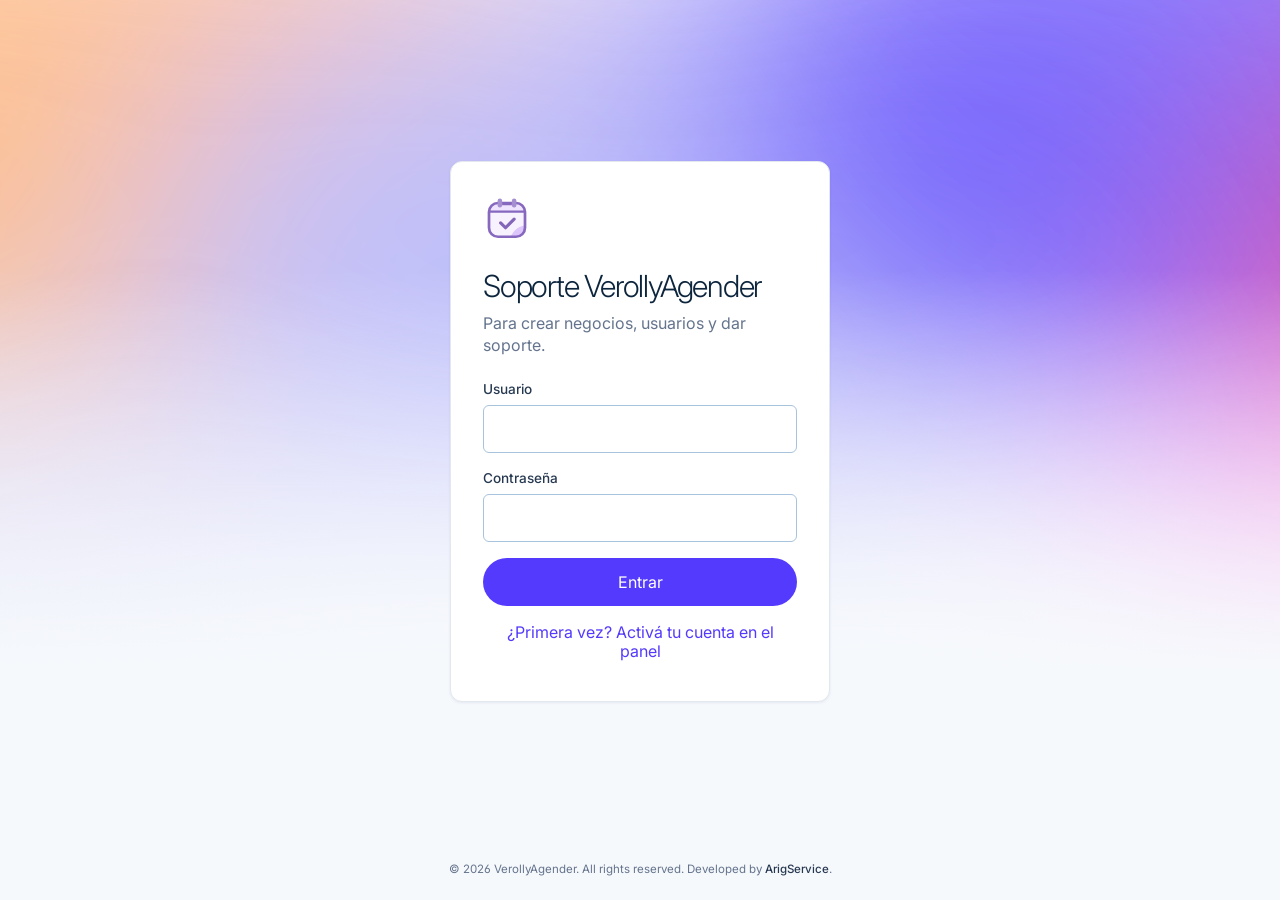
<file: verolly-agender/soporte.html>
<!DOCTYPE html>
<html lang="es">
<head>
<meta charset="utf-8">
<meta name="viewport" content="width=device-width, initial-scale=1, viewport-fit=cover">
<meta name="robots" content="noindex">
<meta name="theme-color" content="#1c1e54">
<title>VerollyAgender · Soporte</title>
<link rel="icon" href="img/verolly-icono.svg" type="image/svg+xml">
<link rel="stylesheet" href="estilos.css?v=3.1">
<style>
  body { background: var(--fondo); }
  .marca-verolly { display: flex; align-items: center; gap: 10px; font-size: 1.1rem; letter-spacing: -.02em; }
  .marca-verolly img { width: 32px; height: 32px; background: #fff; border-radius: var(--r-md); padding: 3px; }
  .marca-verolly b { color: #fff; font-weight: 500; }
  .marca-verolly em { color: #b9b9f9; font-style: normal; font-weight: 300; }

  /* Ingreso */
  .ingreso { min-height: 100vh; display: grid; place-items: center; padding: 24px 16px 0; grid-template-rows: 1fr auto;
    background: linear-gradient(rgba(246,249,252,0) 30%, var(--fondo) 75%), url(img/malla.svg) center top / cover no-repeat; }
  .ingreso form { width: 100%; max-width: 380px; padding: 32px; }
  .ingreso h1 { font-size: 1.9rem; letter-spacing: -.04em; margin: 18px 0 4px; }
  .ingreso .sub { color: var(--gris); margin-bottom: 24px; }
  .ingreso .logo-v { width: 48px; height: 48px; }

  /* Estructura */
  .barra { background: #1c1e54; color: #fff; padding: 14px 24px; display: flex; align-items: center; gap: 16px; position: sticky; top: 0; z-index: 30; }
  .barra .chip { background: rgba(255,255,255,.12); color: #fff; }
  .barra .esp { flex: 1; }
  .barra .quien { font-size: .85rem; color: rgba(255,255,255,.7); }
  .barra .btn { min-height: 38px; font-size: .85rem; padding: 6px 16px; background: rgba(255,255,255,.12); }
  .barra .btn:hover { background: rgba(255,255,255,.2); }
  .contenido { max-width: 1240px; margin: 0 auto; padding: 32px 24px 16px; }
  .contenido > h1 { font-size: 2.4rem; letter-spacing: -.045em; line-height: 1.05; }
  .contenido > p.sub { color: var(--tinta-2); margin: 6px 0 24px; }
  .cifras { display: grid; grid-template-columns: repeat(4, 1fr); gap: 12px; margin-bottom: 24px; }
  .cifra { padding: 18px 20px; }
  .cifra span { color: var(--gris); font-size: .8rem; }
  .cifra b { display: block; font-size: 2rem; font-weight: 300; letter-spacing: -.045em; margin-top: 4px; font-feature-settings: "tnum"; }
  .grilla { display: grid; grid-template-columns: 400px minmax(0, 1fr); gap: 20px; align-items: start; }
  .col-izq { position: sticky; top: 84px; display: grid; gap: 16px; }
  .caja { padding: 24px; }
  .caja h2 { font-size: 1.4rem; letter-spacing: -.03em; }
  .caja p.sub { color: var(--gris); font-size: .9rem; margin: 4px 0 20px; }
  .dos { display: grid; grid-template-columns: 1fr 1fr; gap: 0 12px; }
  .guia ol { margin: 10px 0 0; padding-left: 20px; color: var(--tinta-2); font-size: .9rem; line-height: 1.55; }
  .guia li { margin-bottom: 6px; }
  .guia b { color: var(--tinta); font-weight: 500; }

  .lista-cab { display: flex; gap: 12px; align-items: center; justify-content: space-between; flex-wrap: wrap; margin-bottom: 14px; }
  .lista-cab h2 { font-size: 1.4rem; letter-spacing: -.03em; font-weight: 300; }
  .lista-cab input { max-width: 280px; min-height: 42px; }
  .neg { padding: 20px; margin-bottom: 14px; }
  .neg.pausado { opacity: .7; }
  .neg-cab { display: flex; gap: 14px; align-items: center; }
  .neg-cab .ini { width: 44px; height: 44px; border-radius: var(--r-md); background: #1c1e54; color: #fff; display: grid; place-items: center; font-size: 1.2rem; font-weight: 300; flex: none; }
  .neg-cab div { flex: 1; min-width: 0; }
  .neg-cab b { display: block; font-weight: 500; font-size: 1.05rem; }
  .neg-cab small { color: var(--gris); font-size: .8rem; }
  .estado-neg.on { background: #e7f6ee; color: var(--ok); }
  .estado-neg.off { background: var(--crema); color: var(--aviso); }
  .usuarios { margin: 14px 0; border-top: 1px solid var(--linea); }
  .usu { display: flex; gap: 12px; align-items: center; padding: 10px 0; border-bottom: 1px solid var(--linea); flex-wrap: wrap; }
  .usu .q { flex: 1; min-width: 180px; }
  .usu .q b { font-weight: 500; }
  .usu .q span { color: var(--gris); font-size: .82rem; }
  .usu .acc { display: flex; gap: 6px; flex-wrap: wrap; }
  .codigo { font-feature-settings: "tnum"; letter-spacing: .08em; font-weight: 600; color: var(--tinta); background: var(--crema); border-radius: var(--r-sm); padding: 1px 7px; }
  .rol { background: var(--fondo); color: var(--tinta-2); }
  .neg-acc { display: flex; gap: 8px; flex-wrap: wrap; }
  .btn-chico { min-height: 36px; padding: 5px 14px; font-size: .84rem; }
  .vacio { color: var(--gris); text-align: center; padding: 30px; }

  /* Hojas */
  .hoja h2 { font-size: 1.5rem; letter-spacing: -.03em; }
  .hoja .sub { color: var(--gris); margin: 4px 0 18px; font-size: .92rem; }
  .mensaje { white-space: pre-wrap; background: var(--fondo); border-radius: var(--r-md); padding: 14px 16px; font-size: .88rem; color: var(--tinta-2); margin-bottom: 16px; line-height: 1.5; }
  .hoja .btn { width: 100%; margin-top: 8px; }
  .toast { position: fixed; left: 50%; bottom: 26px; transform: translate(-50%, 30px); opacity: 0; background: #1c1e54; color: #fff;
    padding: 11px 20px; border-radius: var(--pildora); font-size: .9rem; transition: all .25s; z-index: 120; pointer-events: none; max-width: calc(100vw - 32px); text-align: center; }
  .toast.on { transform: translate(-50%, 0); opacity: 1; }

  @media (max-width: 1000px) {
    .grilla { grid-template-columns: 1fr; }
    .col-izq { position: static; }
    .cifras { grid-template-columns: 1fr 1fr; }
  }
  @media (max-width: 560px) {
    .contenido { padding: 22px 12px 16px; }
    .contenido > h1 { font-size: 1.8rem; }
    .barra { padding: 12px 14px; }
    .barra .quien, .barra .chip { display: none; }
    .dos { grid-template-columns: 1fr; }
    .lista-cab input { max-width: none; }
  }
</style>
</head>
<body>
<div class="aviso-demo">Modo demostración: soporte <b>soporte</b> · contraseña <b>demo</b>.
  <button onclick="V.Demo.reiniciar(); location.reload()">Reiniciar datos</button></div>

<!-- Ingreso -->
<section class="ingreso" id="ingreso" hidden>
  <form class="tarjeta" id="formIngreso" novalidate>
    <img class="logo-v" src="img/verolly-icono.svg" alt="">
    <h1>Soporte VerollyAgender</h1>
    <p class="sub">Para crear negocios, usuarios y dar soporte.</p>
    <label class="campo"><span>Usuario</span><input id="usuario" autocomplete="username" autocapitalize="none" spellcheck="false"></label>
    <label class="campo"><span>Contraseña</span><input id="clave" type="password" autocomplete="current-password"></label>
    <p class="error" id="errorIngreso" hidden></p>
    <button class="btn ancho" id="btnEntrar">Entrar</button>
    <a class="btn fantasma ancho" href="panel.html" style="margin-top:8px">¿Primera vez? Activá tu cuenta en el panel</a>
  </form>
  <p class="copy" data-copy></p>
</section>

<!-- App -->
<div id="app" hidden>
  <header class="barra">
    <div class="marca-verolly"><img src="img/verolly-icono.svg" alt=""><span><b>Verolly</b><em>Agender</em></span></div>
    <span class="chip">Soporte</span>
    <span class="esp"></span>
    <span class="quien" id="quien"></span>
    <button class="btn" onclick="salir()">Salir</button>
  </header>

  <main class="contenido">
    <h1 id="saludo">Hola</h1>
    <p class="sub">Desde acá sumás negocios nuevos, les creás usuarios y entrás a configurar cualquiera.</p>

    <div class="cifras">
      <div class="cifra tarjeta"><span>Negocios activos</span><b id="cNeg">0</b></div>
      <div class="cifra tarjeta"><span>Usuarios</span><b id="cUsu">0</b></div>
      <div class="cifra tarjeta"><span>Sin activar</span><b id="cPend">0</b></div>
      <div class="cifra tarjeta"><span>Pausados</span><b id="cPaus">0</b></div>
    </div>

    <div class="grilla">
      <div class="col-izq">
        <form class="caja tarjeta" id="formNegocio" novalidate>
          <h2>Sumar un negocio</h2>
          <p class="sub">Se crea su planilla, su página de reservas y el usuario del dueño.</p>
          <label class="campo"><span>Nombre del negocio</span><input id="nNombre" maxlength="60" placeholder="Ej: Estudio Monse Nails"></label>
          <label class="campo"><span>Modelo</span><select id="nModelo"></select>
            <small>Trae servicios, precios y horarios de ejemplo. Después se cambian en Ajustes.</small></label>
          <div class="dos">
            <label class="campo"><span>Nombre del dueño</span><input id="nDueno" maxlength="40" placeholder="Ej: Monse"></label>
            <label class="campo"><span>Usuario</span><input id="nUsuario" autocapitalize="none" spellcheck="false" maxlength="30" placeholder="Ej: monse"></label>
          </div>
          <label class="campo"><span>WhatsApp del negocio</span><input id="nWa" type="tel" inputmode="numeric" placeholder="0981 123 456"></label>
          <label class="campo"><span>Correo para los turnos (opcional)</span><input id="nMail" inputmode="email" autocapitalize="none" spellcheck="false" placeholder="dueno@gmail.com"></label>
          <p class="error" id="errorNegocio" hidden></p>
          <button class="btn ancho" id="btnCrear">Crear negocio</button>
        </form>

        <div class="caja tarjeta guia">
          <h2 style="font-size:1.15rem">Cómo sumar un cliente</h2>
          <ol>
            <li>Completá <b>Sumar un negocio</b> con el nombre, el modelo y el usuario.</li>
            <li>Mandale el mensaje con <b>Enviar por WhatsApp</b>: lleva el link del panel, su usuario y el código.</li>
            <li>El dueño entra, toca <b>Activar mi cuenta</b> y elige su contraseña. Vos nunca la ves.</li>
            <li>Con <b>Administrar</b> entrás a su panel para cargarle servicios, precios, horarios y colores.</li>
            <li>Su link de reservas va en el mensaje de bienvenida de su WhatsApp Business.</li>
          </ol>
        </div>
      </div>

      <section>
        <div class="lista-cab">
          <h2>Negocios</h2>
          <input class="entrada" id="buscar" type="search" placeholder="Buscar negocio o usuario">
        </div>
        <div id="listaNeg"><p class="vacio">Cargando...</p></div>
        <div class="caja tarjeta" style="margin-top:6px">
          <div class="lista-cab" style="margin:0"><h2 style="font-size:1.15rem">Equipo de soporte</h2>
            <button class="btn claro btn-chico" onclick="abrirUsuario('', 'soporte')">+ Usuario de soporte</button></div>
          <div class="usuarios" id="listaSoporte" style="margin-bottom:0"></div>
        </div>
      </section>
    </div>
  </main>
  <p class="copy" data-copy></p>
</div>

<!-- Hoja: mensaje para el cliente -->
<div class="velo" id="velo" onclick="cerrarHojas()"></div>
<div class="hoja" id="hojaMensaje" role="dialog" aria-modal="true">
  <h2 id="msgTitulo">Listo</h2>
  <p class="sub" id="msgSub">Mandale este mensaje para que active su cuenta.</p>
  <div class="mensaje" id="msgTexto"></div>
  <a class="btn wa" id="msgWa" target="_blank" rel="noopener">Enviar por WhatsApp</a>
  <button class="btn claro" onclick="copiarMensaje()">Copiar mensaje</button>
  <button class="btn fantasma" onclick="cerrarHojas()">Cerrar</button>
</div>

<!-- Hoja: usuario nuevo -->
<div class="hoja" id="hojaUsuario" role="dialog" aria-modal="true">
  <form id="formUsuario" novalidate>
    <h2 id="usuTitulo">Usuario nuevo</h2>
    <p class="sub" id="usuSub"></p>
    <div class="dos">
      <label class="campo"><span>Nombre</span><input id="uNombre" maxlength="40" placeholder="Ej: Alicia"></label>
      <label class="campo"><span>Usuario</span><input id="uUsuario" autocapitalize="none" spellcheck="false" maxlength="30" placeholder="Ej: alicia"></label>
    </div>
    <label class="campo" id="campoRol"><span>Qué puede hacer</span><select id="uRol">
      <option value="dueno">Dueño: agenda y ajustes del negocio</option>
      <option value="equipo">Equipo: solo ve la agenda</option>
    </select></label>
    <p class="error" id="errorUsuario" hidden></p>
    <button class="btn" id="btnUsuario">Crear usuario</button>
    <button class="btn fantasma" type="button" onclick="cerrarHojas()">Cancelar</button>
  </form>
</div>
<div class="toast" id="toast" role="status"></div>

<script src="config.js?v=3.1"></script>
<script src="comun.js?v=3.1"></script>
<script>
const $ = id => document.getElementById(id);
const ROL = { dueno: 'Dueño', equipo: 'Equipo', soporte: 'Soporte' };
let token = localStorage.getItem('verollyToken') || sessionStorage.getItem('verollyToken') || '';
let datos = null, usuarioTocado = false, usuNegocio = '', usuRol = 'dueno', mensajeActual = '';

/* ---------- Ingreso ---------- */
$('formIngreso').onsubmit = async ev => {
  ev.preventDefault();
  const err = m => { $('errorIngreso').textContent = m; $('errorIngreso').hidden = false; };
  if (!$('usuario').value.trim() || !$('clave').value) return err('Completá usuario y contraseña.');
  const b = $('btnEntrar'); b.disabled = true; b.innerHTML = '<span class="girando"></span>';
  try {
    const r = await V.api.login($('usuario').value.trim(), $('clave').value);
    if (r.rol !== 'soporte') { err('Esta cuenta es de un negocio. Entrá por el panel.'); return; }
    token = r.token; localStorage.setItem('verollyToken', token);
    $('clave').value = '';
    await cargar();
  } catch (e) {
    err(/^ACTIVAR:/.test(e.message) ? 'Primero activá tu cuenta en el panel con tu código.' : e.message);
  } finally { b.disabled = false; b.textContent = 'Entrar'; }
};
function mostrarIngreso(msg) {
  $('app').hidden = true; $('ingreso').hidden = false;
  if (msg) { $('errorIngreso').textContent = msg; $('errorIngreso').hidden = false; }
}
function salir() {
  localStorage.removeItem('verollyToken'); sessionStorage.removeItem('verollyToken');
  token = ''; datos = null; mostrarIngreso();
}
function errorSesion(e) {
  if (/^SESION/.test(e.message)) { salir(); mostrarIngreso(e.message.replace(/^SESION:\s*/, '')); return true; }
  if (/solo para soporte/.test(e.message)) { token = ''; mostrarIngreso('Esta cuenta es de un negocio. Entrá por el panel.'); return true; }
  return false;
}

/* ---------- Datos ---------- */
async function cargar() {
  try { datos = await V.api.soporte(token); }
  catch (e) { if (!errorSesion(e)) aviso(e.message); return; }
  $('ingreso').hidden = true; $('app').hidden = false;
  pintar();
}

function pintar() {
  const u = datos.usuario, negs = datos.negocios, usus = datos.usuarios;
  $('saludo').textContent = V.saludo() + (u.nombre ? ', ' + u.nombre : '');
  $('quien').textContent = u.usuario;
  $('cNeg').textContent = negs.filter(n => n.activo).length;
  $('cUsu').textContent = usus.length;
  $('cPend').textContent = usus.filter(x => x.pendiente).length;
  $('cPaus').textContent = negs.filter(n => !n.activo).length;

  const elegido = $('nModelo').value;
  $('nModelo').innerHTML = '<optgroup label="Modelos por rubro">' + datos.modelos.map(m => '<option value="' + m.id + '">' + V.esc(m.nombre) + '</option>').join('') + '</optgroup>' +
    (negs.length ? '<optgroup label="Copiar de un negocio existente">' + negs.map(n => '<option value="n:' + V.esc(n.slug) + '">Igual que ' + V.esc(n.nombre) + '</option>').join('') + '</optgroup>' : '');
  if (elegido) $('nModelo').value = elegido;

  const q = $('buscar').value.trim().toLowerCase();
  const visibles = negs.filter(n => !q || (n.nombre + ' ' + n.slug).toLowerCase().includes(q) ||
    usus.some(x => x.negocio === n.slug && (x.usuario + ' ' + x.nombre).toLowerCase().includes(q)));
  $('listaNeg').innerHTML = visibles.length ? visibles.map(tarjetaNegocio).join('') :
    '<p class="vacio tarjeta">' + (negs.length ? 'No encontré nada con esa búsqueda.' : 'Todavía no hay negocios. Sumá el primero con el formulario.') + '</p>';
  const sop = usus.filter(x => x.rol === 'soporte');
  $('listaSoporte').innerHTML = sop.map(filaUsuario).join('');
}

function tarjetaNegocio(n) {
  const usus = datos.usuarios.filter(x => x.negocio === n.slug && x.rol !== 'soporte');
  const s = V.esc(n.slug);
  return '<article class="neg tarjeta' + (n.activo ? '' : ' pausado') + '">' +
    '<div class="neg-cab"><span class="ini">' + V.esc((n.nombre || '?').charAt(0).toUpperCase()) + '</span>' +
    '<div><b>' + V.esc(n.nombre) + '</b><small>' + s + ' · ' + V.esc(n.rubro || '') + (n.creado ? ' · desde ' + V.esc(n.creado.slice(0, 10)) : '') + '</small></div>' +
    '<span class="chip estado-neg ' + (n.activo ? 'on' : 'off') + '">' + (n.activo ? 'Activo' : 'Pausado') + '</span></div>' +
    '<div class="usuarios">' + (usus.length ? usus.map(filaUsuario).join('') : '<p class="vacio" style="padding:12px">Sin usuarios.</p>') + '</div>' +
    '<div class="neg-acc">' +
      '<a class="btn btn-chico" href="panel.html?n=' + encodeURIComponent(n.slug) + '">Administrar</a>' +
      '<a class="btn claro btn-chico" href="' + V.esc(V.urlReservas(n.slug)) + '" target="_blank" rel="noopener">Ver página</a>' +
      (n.planilla ? '<a class="btn claro btn-chico" href="' + V.esc(n.planilla) + '" target="_blank" rel="noopener">Planilla</a>' : '') +
      '<button class="btn claro btn-chico" onclick="abrirUsuario(\'' + s + '\', \'dueno\')">+ Usuario</button>' +
      '<button class="btn fantasma btn-chico" onclick="usarModelo(\'' + s + '\')">Usar como modelo</button>' +
      '<button class="btn fantasma btn-chico" onclick="pausar(\'' + s + '\', ' + !n.activo + ')">' + (n.activo ? 'Pausar' : 'Reactivar') + '</button>' +
    '</div></article>';
}

function filaUsuario(x) {
  const u = V.esc(x.usuario);
  return '<div class="usu"><div class="q"><b>' + V.esc(x.nombre || x.usuario) + '</b> <span class="chip rol">' + ROL[x.rol] + '</span><br>' +
    '<span>Usuario <b>' + u + '</b> · ' + (!x.activo ? 'Bloqueado' : x.pendiente ? 'Sin activar · código <span class="codigo">' + V.esc(x.codigo) + '</span>' : 'Cuenta activa') + '</span></div>' +
    '<div class="acc">' +
      (x.pendiente && x.activo ? '<button class="btn wa btn-chico" onclick="mostrarMensaje(\'' + u + '\')">Mensaje</button>' : '') +
      '<button class="btn claro btn-chico" onclick="resetear(\'' + u + '\')">' + (x.pendiente ? 'Código nuevo' : 'Olvidó la contraseña') + '</button>' +
      (x.usuario !== datos.usuario.usuario ? '<button class="btn fantasma btn-chico" onclick="bloquear(\'' + u + '\', ' + !x.activo + ')">' + (x.activo ? 'Bloquear' : 'Desbloquear') + '</button>' : '') +
    '</div></div>';
}

/* ---------- Crear negocio ---------- */
const sugerirUsuario = t => String(t || '').normalize('NFD').replace(/[̀-ͯ]/g, '').toLowerCase().split(/\s+/)[0].replace(/[^a-z0-9]/g, '').slice(0, 20);
$('nUsuario').oninput = () => { usuarioTocado = !!$('nUsuario').value; };
$('nDueno').oninput = () => { if (!usuarioTocado) $('nUsuario').value = sugerirUsuario($('nDueno').value); };
$('buscar').oninput = () => pintar();

$('formNegocio').onsubmit = async ev => {
  ev.preventDefault();
  const err = m => { $('errorNegocio').textContent = m; $('errorNegocio').hidden = false; };
  $('errorNegocio').hidden = true;
  const nombre = $('nNombre').value.trim(), usuario = $('nUsuario').value.trim().toLowerCase();
  if (nombre.length < 2) return err('Escribí el nombre del negocio.');
  if (!/^[a-z0-9._-]{3,30}$/.test(usuario)) return err('El usuario va en minúsculas, sin espacios ni acentos (3 a 30 letras o números).');
  if ($('nWa').value.trim() && !V.celular($('nWa').value)) return err('Revisá el WhatsApp (ej: 0981 123 456).');
  const m = $('nModelo').value;
  const b = $('btnCrear'); b.disabled = true; b.innerHTML = '<span class="girando"></span> Creando...';
  try {
    const r = await V.api.crearNegocio(token, {
      nombre, usuario, nombreDueno: $('nDueno').value.trim(), whatsapp: $('nWa').value.trim(), email: $('nMail').value.trim(),
      modelo: m.indexOf('n:') === 0 ? 'general' : m, desde: m.indexOf('n:') === 0 ? m.slice(2) : ''
    });
    const wa = V.celular($('nWa').value), dueno = $('nDueno').value.trim();
    $('formNegocio').reset(); usuarioTocado = false;
    await cargar();
    abrirMensaje(r.negocio.nombre, dueno, r.usuario, r.codigo, r.negocio.slug, wa,
      'Negocio creado', 'Mandale este mensaje al dueño para que active su cuenta.');
  } catch (e) { if (!errorSesion(e)) err(e.message); }
  finally { b.disabled = false; b.textContent = 'Crear negocio'; }
};

function textoMensaje(negocio, nombre, usuario, codigo, slug) {
  return '¡Hola' + (nombre ? ' ' + V.primerNombre(nombre) : '') + '! Ya está lista tu agenda VerollyAgender para ' + negocio + '.\n\n' +
    '1) Entrá a tu panel: ' + V.urlPanel() + '\n' +
    '2) Tocá "¿Primera vez? Activar mi cuenta"\n' +
    '3) Usuario: ' + usuario + '\n' +
    '   Código: ' + codigo + '\n' +
    '4) Elegí tu contraseña (solo vos la vas a saber).\n\n' +
    'Tu link de reservas, para compartir con tus clientes:\n' + V.urlReservas(slug);
}
function abrirMensaje(negocio, nombre, usuario, codigo, slug, wa, titulo, sub) {
  mensajeActual = textoMensaje(negocio, nombre, usuario, codigo, slug);
  $('msgTitulo').textContent = titulo; $('msgSub').textContent = sub;
  $('msgTexto').textContent = mensajeActual;
  $('msgWa').href = wa ? V.wa(wa, mensajeActual) : 'https://wa.me/?text=' + encodeURIComponent(mensajeActual);
  abrirHoja('hojaMensaje');
}
function mostrarMensaje(usuario) {
  const x = datos.usuarios.find(u => u.usuario === usuario);
  const n = datos.negocios.find(m => m.slug === x.negocio) || { nombre: 'VerollyAgender', slug: '' };
  abrirMensaje(n.nombre, x.nombre, x.usuario, x.codigo, n.slug, '', 'Mensaje para ' + (x.nombre || x.usuario), 'Tiene el link, su usuario y el código de activación.');
}
async function copiarMensaje() {
  try { await navigator.clipboard.writeText(mensajeActual); aviso('Mensaje copiado.'); }
  catch (e) { prompt('Copiá el mensaje:', mensajeActual); }
}
function usarModelo(slug) {
  $('nModelo').value = 'n:' + slug;
  $('formNegocio').scrollIntoView({ behavior: 'smooth', block: 'start' });
  $('nNombre').focus();
  aviso('El negocio nuevo va a tener los mismos servicios, horarios y colores.');
}

/* ---------- Usuarios ---------- */
function abrirUsuario(negocio, rol) {
  usuNegocio = negocio; usuRol = rol;
  const n = datos.negocios.find(m => m.slug === negocio);
  $('formUsuario').reset();
  $('usuTitulo').textContent = rol === 'soporte' ? 'Usuario de soporte' : 'Usuario para ' + (n ? n.nombre : '');
  $('usuSub').textContent = rol === 'soporte' ? 'Puede ver y configurar todos los negocios.' : 'Va a entrar al panel con su propio usuario y contraseña.';
  $('campoRol').hidden = rol === 'soporte';
  $('errorUsuario').hidden = true;
  abrirHoja('hojaUsuario');
}
$('uNombre').oninput = () => { $('uUsuario').value = sugerirUsuario($('uNombre').value); };
$('formUsuario').onsubmit = async ev => {
  ev.preventDefault();
  const err = m => { $('errorUsuario').textContent = m; $('errorUsuario').hidden = false; };
  const usuario = $('uUsuario').value.trim().toLowerCase();
  if (!/^[a-z0-9._-]{3,30}$/.test(usuario)) return err('El usuario va en minúsculas, sin espacios ni acentos (3 a 30 letras o números).');
  const b = $('btnUsuario'); b.disabled = true; b.innerHTML = '<span class="girando"></span>';
  try {
    const rol = usuRol === 'soporte' ? 'soporte' : $('uRol').value;
    const r = await V.api.crearUsuario(token, { usuario, nombre: $('uNombre').value.trim(), rol, negocio: usuNegocio });
    const n = datos.negocios.find(m => m.slug === usuNegocio) || { nombre: 'VerollyAgender', slug: '' };
    const nombre = $('uNombre').value.trim();
    cerrarHojas();
    await cargar();
    abrirMensaje(n.nombre, nombre, r.usuario, r.codigo, n.slug, '', 'Usuario creado', 'Mandale este mensaje para que active su cuenta.');
  } catch (e) { if (!errorSesion(e)) err(e.message); }
  finally { b.disabled = false; b.textContent = 'Crear usuario'; }
};
async function resetear(usuario) {
  const x = datos.usuarios.find(u => u.usuario === usuario);
  if (!x.pendiente && !confirm('¿Borrar la contraseña de ' + (x.nombre || usuario) + ' y darle un código nuevo?\nVa a tener que activar su cuenta de nuevo.')) return;
  try {
    await V.api.resetUsuario(token, usuario);
    await cargar();
    mostrarMensaje(usuario);
  } catch (e) { if (!errorSesion(e)) aviso(e.message); }
}
async function bloquear(usuario, activo) {
  if (!activo && !confirm('¿Bloquear a ' + usuario + '? No va a poder entrar hasta que lo desbloquees.')) return;
  try { await V.api.estadoUsuario(token, usuario, activo); await cargar(); aviso(activo ? 'Usuario desbloqueado' : 'Usuario bloqueado'); }
  catch (e) { if (!errorSesion(e)) aviso(e.message); }
}
async function pausar(slug, activo) {
  if (!activo && !confirm('¿Pausar este negocio? Su página deja de tomar turnos. Los datos no se borran.')) return;
  try { await V.api.estadoNegocio(token, slug, activo); await cargar(); aviso(activo ? 'Negocio reactivado' : 'Negocio pausado'); }
  catch (e) { if (!errorSesion(e)) aviso(e.message); }
}

/* ---------- Varios ---------- */
function abrirHoja(id) { $('velo').classList.add('on'); $(id).classList.add('on'); }
function cerrarHojas() { $('velo').classList.remove('on'); document.querySelectorAll('.hoja').forEach(h => h.classList.remove('on')); }
document.addEventListener('keydown', e => { if (e.key === 'Escape') cerrarHojas(); });
let tAviso;
function aviso(m) { $('toast').textContent = m; $('toast').classList.add('on'); clearTimeout(tAviso); tAviso = setTimeout(() => $('toast').classList.remove('on'), 2800); }

if (token) cargar(); else mostrarIngreso();
</script>
</body>
</html>
</file>
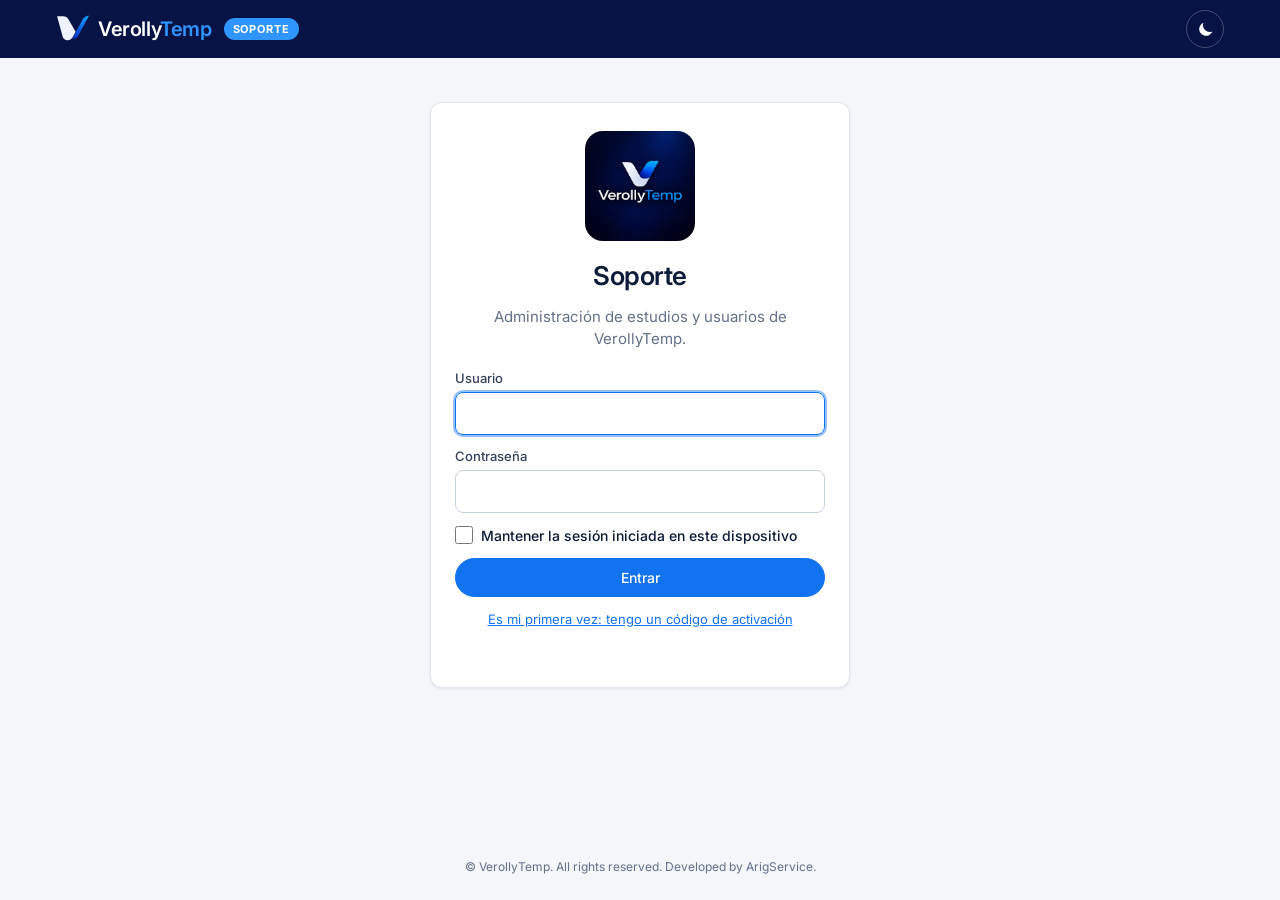
<file: verolly-temp/soporte.html>
<!DOCTYPE html>
<html lang="es">
<head>
<meta charset="utf-8">
<meta name="viewport" content="width=device-width, initial-scale=1">
<title>VerollyTemp Soporte</title>
<meta name="robots" content="noindex">
<link rel="icon" href="img/verolly-temp-logo.webp">
<link rel="preconnect" href="https://fonts.googleapis.com">
<link rel="stylesheet" href="https://fonts.googleapis.com/css2?family=Inter:wght@400;500;600;700&display=swap">
<link rel="stylesheet" href="estilos.css?v=0.4">
<script>
  try { var t = localStorage.getItem('verollytemp_tema'); if (t) document.documentElement.dataset.theme = t; } catch (e) {}
</script>
</head>
<body class="sin-sesion">

<header class="barra">
  <div class="barra-in">
    <a class="marca" href="soporte.html" aria-label="VerollyTemp Soporte">
      <svg class="marca-v" viewBox="0 0 64 52" aria-hidden="true">
        <defs><linearGradient id="gv" x1="0" y1="0" x2="0" y2="1"><stop offset="0" stop-color="#14a4ff"/><stop offset="1" stop-color="#0a2fc8"/></linearGradient></defs>
        <path d="M2 2h12c4 0 7 2 9 5l14 24-6 11c-2 3-5 5-9 5h-1c-3 0-6-2-8-5L2 2z" fill="currentColor"/>
        <path d="M62 1L41 40c-2 3-4 4-7 4h-3l17-32c3-6 7-11 14-11z" fill="url(#gv)"/>
      </svg>
      <span class="marca-txt">Verolly<b>Temp</b></span>
      <span class="etiqueta-sop">Soporte</span>
    </a>
    <div class="barra-der">
      <button class="btn-icono" id="btnTema" type="button" aria-label="Cambiar a modo oscuro o claro" title="Modo claro / oscuro">
        <svg class="i-sol" viewBox="0 0 24 24" aria-hidden="true"><circle cx="12" cy="12" r="4.5"/><path d="M12 1.5v3M12 19.5v3M1.5 12h3M19.5 12h3M4.6 4.6l2.1 2.1M17.3 17.3l2.1 2.1M4.6 19.4l2.1-2.1M17.3 6.7l2.1-2.1"/></svg>
        <svg class="i-luna" viewBox="0 0 24 24" aria-hidden="true"><path d="M20.5 14.5A8.5 8.5 0 0 1 9.5 3.5a8.5 8.5 0 1 0 11 11z"/></svg>
      </button>
    </div>
  </div>
</header>

<main class="contenido" id="app"></main>

<footer class="pie">© VerollyTemp. All rights reserved. Developed by ArigService.</footer>

<dialog id="dlg" class="dlg"><div id="dlgIn"></div></dialog>
<div class="toast" id="toast" role="status"></div>

<script src="config.js?v=0.4"></script>
<script src="soporte.js?v=0.4"></script>
</body>
</html>
</file>
<file: verolly-agender/estilos.css>
/* VerollyAgender - base visual compartida (celular, tablet y PC)
   Sistema: tinta azul marino, primario índigo, tipografía fina con interletrado
   negativo en títulos, botones píldora, números tabulares y malla de degradé. */
@import url('https://fonts.googleapis.com/css2?family=Inter:wght@300;400;500;600&display=swap');

:root {
  /* marca (el negocio puede cambiar --marca desde la planilla) */
  --marca: #533afd;
  --marca-press: color-mix(in srgb, var(--marca) 55%, #1c1e54);
  --marca-suave: color-mix(in srgb, var(--marca) 7%, #fff);
  --marca-media: color-mix(in srgb, var(--marca) 30%, #fff);
  --marca-oscura: color-mix(in srgb, var(--marca) 60%, #000);
  --marca-tinte: color-mix(in srgb, var(--marca) 11%, #fff);
  --marca-clara: color-mix(in srgb, var(--marca) 35%, #fff);   /* acentos sobre fondos oscuros */
  --navy: #1c1e54;
  --acento: #ea2261;
  /* texto */
  --tinta: #0d253d;
  --tinta-2: #273951;
  --gris: #64748d;
  --gris-claro: #a3b1c2;
  /* superficies */
  --blanco: #fff;
  --fondo: #f6f9fc;
  --crema: #f5e9d4;
  --linea: #e3e8ee;
  --linea-input: #a8c3de;
  /* estados (solo dentro del producto) */
  --ok: #108c5c;
  --wa: #1a9e55;
  --aviso: #9b6829;
  --mal: #ea2261;
  /* formas */
  --r-xl: 16px;
  --r-lg: 12px;
  --r-md: 8px;
  --r-sm: 6px;
  --pildora: 9999px;
  --sombra: 0 1px 3px rgba(0,55,112,.08);
  --sombra-2: 0 8px 24px rgba(0,55,112,.08), 0 2px 6px rgba(0,55,112,.04);
  --sombra-fuerte: 0 24px 60px rgba(13,37,61,.22);
  --fuente: 'Inter', 'SF Pro Display', system-ui, -apple-system, sans-serif;
}
* { box-sizing: border-box; -webkit-tap-highlight-color: transparent; }
html { font-size: 16px; }
body {
  margin: 0; background: var(--blanco); color: var(--tinta); font-family: var(--fuente);
  font-weight: 400; line-height: 1.4; font-feature-settings: "ss01"; -webkit-font-smoothing: antialiased;
}
h1, h2, h3, p { margin: 0; }
h1, h2 { font-weight: 300; }
button, input { font: inherit; color: inherit; }
button { cursor: pointer; }
a { color: inherit; }
[hidden] { display: none !important; }
:focus-visible { outline: 3px solid var(--marca-media); outline-offset: 2px; }
.num-tab, .tnum { font-feature-settings: "tnum", "ss01"; letter-spacing: -.02em; }

/* Malla de degradé (fondo de marca en la parte de arriba) */
.malla {
  position: absolute; left: 0; right: 0; top: 0; height: 420px; z-index: 0; pointer-events: none;
  background:
    radial-gradient(30% 55% at 8% 12%, color-mix(in srgb, var(--crema) 90%, transparent), transparent 70%),
    radial-gradient(26% 50% at 30% 8%, color-mix(in srgb, var(--acento) 28%, transparent), transparent 70%),
    radial-gradient(30% 55% at 53% 22%, color-mix(in srgb, var(--marca-clara) 75%, transparent), transparent 72%),
    radial-gradient(28% 60% at 74% 6%, color-mix(in srgb, var(--marca) 62%, transparent), transparent 72%),
    radial-gradient(24% 55% at 92% 26%, color-mix(in srgb, var(--acento) 48%, transparent), transparent 72%),
    #fff;
  filter: blur(18px);
  -webkit-mask-image: linear-gradient(#000 45%, transparent);
  mask-image: linear-gradient(#000 45%, transparent);
}
.fondo-malla {
  background:
    radial-gradient(40% 90% at 10% 20%, color-mix(in srgb, var(--crema) 90%, transparent), transparent 70%),
    radial-gradient(40% 90% at 55% 30%, color-mix(in srgb, var(--marca-clara) 80%, transparent), transparent 72%),
    radial-gradient(35% 90% at 80% 0%, color-mix(in srgb, var(--marca) 60%, transparent), transparent 72%),
    radial-gradient(30% 90% at 100% 60%, color-mix(in srgb, var(--acento) 45%, transparent), transparent 72%),
    #fff;
}

/* Pie de derechos */
.copy { font-size: .72rem; color: var(--gris); text-align: center; padding: 22px 16px; line-height: 1.5; }
.copy b { font-weight: 500; color: var(--tinta-2); }

/* Logo del negocio */
.logo {
  width: 64px; height: 64px; border-radius: var(--r-lg); flex: none; overflow: hidden;
  background: var(--navy); display: grid; place-items: center;
}
.logo img { width: 100%; height: 100%; object-fit: cover; }
.logo span { color: #fff; font-weight: 300; font-size: 1.7rem; letter-spacing: -.02em; }

/* Botones píldora */
.btn {
  display: inline-flex; align-items: center; justify-content: center; gap: 8px;
  min-height: 48px; padding: 8px 22px; border-radius: var(--pildora); border: 1px solid transparent;
  background: var(--marca); color: #fff; font-weight: 400; font-size: 1rem; line-height: 1.15;
  text-decoration: none; text-align: center; transition: background .15s, transform .1s;
}
.btn:hover { background: color-mix(in srgb, var(--marca) 88%, #000); }
.btn:active { background: var(--marca-press); transform: scale(.99); }
.btn:disabled { opacity: .4; cursor: not-allowed; }
.btn.ancho { width: 100%; }
.btn.wa { background: var(--wa); }
.btn.claro { background: var(--blanco); color: var(--marca); border-color: var(--marca); }
.btn.claro:hover { background: var(--marca-suave); }
.btn.oscuro { background: var(--navy); }
.btn.fantasma { background: transparent; color: var(--marca); }
.btn.fantasma:hover { background: var(--marca-suave); }
.btn svg { width: 18px; height: 18px; flex: none; }

.tarjeta { background: var(--blanco); border: 1px solid var(--linea); border-radius: var(--r-lg); box-shadow: var(--sombra); }
.chip { display: inline-flex; align-items: center; gap: 6px; padding: 4px 10px; border-radius: var(--pildora); font-size: .75rem; font-weight: 500; }
.etiqueta-suave { background: var(--marca-tinte); color: var(--marca-oscura); text-transform: uppercase; letter-spacing: .04em; font-size: .68rem; }

/* Campos */
.campo { display: block; margin-bottom: 16px; }
.campo > span { display: block; font-weight: 500; font-size: .85rem; color: var(--tinta-2); margin-bottom: 6px; }
.campo input, .campo select, .campo textarea, .entrada {
  width: 100%; min-height: 48px; padding: 8px 14px; border-radius: var(--r-sm); border: 1px solid var(--linea-input);
  background: #fff; font: inherit; font-size: 1.05rem; color: var(--tinta); transition: border-color .15s, box-shadow .15s;
}
.campo input:focus, .campo select:focus, .entrada:focus { outline: none; border-color: var(--marca); box-shadow: 0 0 0 3px var(--marca-suave); }
select { font: inherit; color: inherit; }

/* Interruptor sí/no */
.interruptor { position: relative; display: inline-flex; align-items: center; gap: 10px; cursor: pointer; font-size: .9rem; color: var(--tinta-2); }
.interruptor input { position: absolute; opacity: 0; width: 1px; height: 1px; }
.interruptor i { width: 44px; height: 26px; border-radius: 13px; background: var(--linea-input); position: relative; flex: none; transition: background .15s; }
.interruptor i::after { content: ''; position: absolute; top: 3px; left: 3px; width: 20px; height: 20px; border-radius: 50%; background: #fff; box-shadow: var(--sombra); transition: transform .15s; }
.interruptor input:checked + i { background: var(--marca); }
.interruptor input:checked + i::after { transform: translateX(18px); }
.interruptor input:focus-visible + i { outline: 3px solid var(--marca-media); outline-offset: 2px; }

/* Botones segmentados (Día / Semana / Mes...) */
.segmentos { display: inline-flex; background: var(--fondo); border: 1px solid var(--linea); border-radius: var(--pildora); padding: 3px; gap: 2px; }
.segmentos button { border: none; background: none; border-radius: var(--pildora); padding: 7px 14px; font-size: .85rem; color: var(--tinta-2); min-height: 36px; }
.segmentos button:hover { color: var(--marca); }
.segmentos button.on { background: #fff; color: var(--tinta); box-shadow: var(--sombra); font-weight: 500; }
.campo small { display: block; color: var(--gris); font-size: .8rem; margin-top: 6px; }
.error { color: var(--mal); font-weight: 500; font-size: .9rem; margin: 4px 0 12px; }

/* Hoja inferior (celular) / ventana centrada (tablet y PC) */
.velo { position: fixed; inset: 0; background: rgba(13,37,61,.4); backdrop-filter: blur(3px);
  opacity: 0; pointer-events: none; transition: opacity .25s; z-index: 80; }
.velo.on { opacity: 1; pointer-events: auto; }
.hoja {
  position: fixed; left: 0; right: 0; bottom: 0; z-index: 90; background: #fff;
  border-radius: var(--r-xl) var(--r-xl) 0 0; padding: 12px 22px calc(24px + env(safe-area-inset-bottom));
  max-height: 92vh; overflow: auto; transform: translateY(105%); transition: transform .32s cubic-bezier(.2,.8,.2,1);
  box-shadow: var(--sombra-fuerte);
}
.hoja.on { transform: none; }
.hoja::before { content: ''; display: block; width: 40px; height: 4px; border-radius: 2px; background: var(--linea); margin: 0 auto 16px; }
@media (min-width: 760px) {
  .hoja { left: 50%; right: auto; bottom: auto; top: 50%; width: 460px; border-radius: var(--r-xl);
    transform: translate(-50%, -46%) scale(.97); opacity: 0; pointer-events: none; transition: transform .22s, opacity .22s; padding: 32px; }
  .hoja.on { transform: translate(-50%, -50%); opacity: 1; pointer-events: auto; }
  .hoja::before { display: none; }
}

/* Aviso de demostración */
.aviso-demo { display: none; }
.modo-demo .aviso-demo {
  display: flex; align-items: center; justify-content: center; gap: 10px; flex-wrap: wrap; position: relative; z-index: 5;
  background: var(--navy); color: #fff; font-size: .76rem; padding: 7px 12px; text-align: center;
}
.aviso-demo button { background: rgba(255,255,255,.14); border: none; color: #fff; border-radius: var(--pildora); padding: 3px 12px; font-size: .76rem; }

.girando { width: 20px; height: 20px; border-radius: 50%; border: 2px solid rgba(255,255,255,.4); border-top-color: #fff; animation: girar .8s linear infinite; }
@keyframes girar { to { transform: rotate(360deg); } }
@keyframes aparecer { from { opacity: 0; transform: translateY(6px); } to { opacity: 1; transform: none; } }
@media (prefers-reduced-motion: reduce) { * { animation: none !important; transition: none !important; } }
</file>
<file: verolly-temp/estilos.css>
/* VerollyTemp - estilos (celular, tablet y PC)
   Colores del logo: azul noche + azul eléctrico. Modo claro y oscuro. */

:root {
  --marca: #1173f0;
  --marca-2: #0a2fc8;
  --marca-suave: #e8f1fe;
  --navy: #071245;
  --tinta: #0d1b3a;
  --tinta-2: #33415c;
  --gris: #63708a;
  --fondo: #f4f6fa;
  --panel: #ffffff;
  --panel-2: #f8fafd;
  --linea: #e1e6ef;
  --input: #c6d2e3;
  --ok: #0f8a59;      --ok-bg: #e5f6ee;
  --aviso: #a3620a;   --aviso-bg: #fdf1dc;
  --mal: #d1284a;     --mal-bg: #fde8ec;
  --info-bg: #e8f1fe;
  --wa: #1a9e55;
  --sombra: 0 1px 3px rgba(7,18,69,.07);
  --sombra-2: 0 12px 32px rgba(7,18,69,.16);
  --r: 12px;
  color-scheme: light;
}

@media (prefers-color-scheme: dark) {
  :root:not([data-theme="light"]) {
    --marca: #3d9bff; --marca-2: #1f5cff; --marca-suave: #10224d;
    --tinta: #eef2fb; --tinta-2: #c3cbe0; --gris: #8d98b3;
    --fondo: #030716; --panel: #0a1230; --panel-2: #0d1739;
    --linea: #1c2853; --input: #2c3a6b;
    --ok: #3fd193; --ok-bg: #0b2e24; --aviso: #f3b351; --aviso-bg: #33240b;
    --mal: #ff6b86; --mal-bg: #3a1020; --info-bg: #10224d;
    --sombra: 0 1px 3px rgba(0,0,0,.4); --sombra-2: 0 12px 32px rgba(0,0,0,.6);
    color-scheme: dark;
  }
}
:root[data-theme="dark"] {
  --marca: #3d9bff; --marca-2: #1f5cff; --marca-suave: #10224d;
  --tinta: #eef2fb; --tinta-2: #c3cbe0; --gris: #8d98b3;
  --fondo: #030716; --panel: #0a1230; --panel-2: #0d1739;
  --linea: #1c2853; --input: #2c3a6b;
  --ok: #3fd193; --ok-bg: #0b2e24; --aviso: #f3b351; --aviso-bg: #33240b;
  --mal: #ff6b86; --mal-bg: #3a1020; --info-bg: #10224d;
  --sombra: 0 1px 3px rgba(0,0,0,.4); --sombra-2: 0 12px 32px rgba(0,0,0,.6);
  color-scheme: dark;
}

* { box-sizing: border-box; }
html, body { margin: 0; }
body {
  font-family: Inter, system-ui, -apple-system, "Segoe UI", sans-serif;
  font-size: 15px; line-height: 1.5;
  background: var(--fondo); color: var(--tinta);
  min-height: 100vh; display: flex; flex-direction: column;
}
a { color: var(--marca); }
h1, h2, h3 { margin: 0; letter-spacing: -.02em; line-height: 1.2; }
h1 { font-size: 26px; font-weight: 600; }
h2 { font-size: 18px; font-weight: 600; }
h3 { font-size: 15px; font-weight: 600; }
.num { font-variant-numeric: tabular-nums; }
.muted { color: var(--gris); }
.chico { font-size: 13px; }

/* ---------- barra superior ---------- */
.barra { background: var(--navy); color: #fff; position: sticky; top: 0; z-index: 20; }
:root[data-theme="dark"] .barra { background: #050b26; border-bottom: 1px solid var(--linea); }
@media (prefers-color-scheme: dark) { :root:not([data-theme="light"]) .barra { background: #050b26; border-bottom: 1px solid var(--linea); } }
.barra-in { max-width: 1200px; margin: 0 auto; padding: 10px 16px; display: flex; align-items: center; gap: 16px; flex-wrap: wrap; }
.marca { display: flex; align-items: center; gap: 8px; color: #fff; text-decoration: none; }
.marca-v { width: 34px; height: 28px; color: #eef3ff; }
.marca-txt { font-size: 20px; font-weight: 600; letter-spacing: -.02em; }
.marca-txt b { color: #2f95ff; font-weight: 600; }
.menu { display: flex; gap: 2px; flex: 1; overflow-x: auto; scrollbar-width: none; }
.menu a { color: #c9d4f2; text-decoration: none; padding: 7px 12px; border-radius: 999px; font-size: 14px; white-space: nowrap; font-weight: 500; }
.menu a:hover { background: rgba(255,255,255,.08); color: #fff; }
.menu a.on { background: #fff; color: var(--navy); }
.barra-der { display: flex; align-items: center; gap: 10px; margin-left: auto; }
.reloj { font-size: 13px; color: #c9d4f2; text-align: right; line-height: 1.25; font-variant-numeric: tabular-nums; }
.reloj b { color: #fff; font-size: 15px; font-weight: 600; display: block; }
.btn-icono { width: 38px; height: 38px; border-radius: 999px; border: 1px solid rgba(255,255,255,.25); background: transparent; color: #fff; cursor: pointer; display: grid; place-items: center; }
.btn-icono:hover { background: rgba(255,255,255,.1); }
.btn-icono svg { width: 19px; height: 19px; fill: none; stroke: currentColor; stroke-width: 1.8; stroke-linecap: round; }
.btn-icono .i-luna { fill: currentColor; stroke: none; }
.i-sol { display: none; }
:root[data-theme="dark"] .i-sol { display: block; } :root[data-theme="dark"] .i-luna { display: none; }
@media (prefers-color-scheme: dark) { :root:not([data-theme="light"]) .i-sol { display: block; } :root:not([data-theme="light"]) .i-luna { display: none; } }
@media (max-width: 760px) {
  .barra-in { gap: 8px 10px; }
  .menu { order: 3; flex-basis: 100%; }
  .reloj { font-size: 12px; }
}

.aviso-prueba { background: var(--aviso-bg); color: var(--aviso); text-align: center; font-size: 13px; padding: 6px 16px; }
.aviso-prueba a { color: inherit; font-weight: 600; }

.contenido { max-width: 1200px; width: 100%; margin: 0 auto; padding: 24px 16px 40px; flex: 1; }
.pie { text-align: center; color: var(--gris); font-size: 12px; padding: 18px 16px 24px; }

/* ---------- piezas ---------- */
.titulo { display: flex; align-items: flex-end; justify-content: space-between; gap: 12px; flex-wrap: wrap; margin-bottom: 18px; }
.titulo p { margin: 4px 0 0; color: var(--gris); }
.panel { background: var(--panel); border: 1px solid var(--linea); border-radius: var(--r); box-shadow: var(--sombra); padding: 18px; }
.panel + .panel { margin-top: 16px; }
.panel-cab { display: flex; align-items: center; justify-content: space-between; gap: 10px; margin-bottom: 12px; flex-wrap: wrap; }
.grilla { display: grid; gap: 16px; }
.g2 { grid-template-columns: repeat(auto-fit, minmax(320px, 1fr)); }
@media (max-width: 560px) { .tile .v { font-size: 19px; } .tile { padding: 12px; } }
.tiles { display: grid; grid-template-columns: repeat(auto-fit, minmax(150px, 1fr)); gap: 12px; margin-bottom: 16px; }
.tile { background: var(--panel); border: 1px solid var(--linea); border-radius: var(--r); padding: 14px 16px; box-shadow: var(--sombra); }
.tile .k { font-size: 13px; color: var(--gris); }
.tile .v { font-size: 24px; font-weight: 600; letter-spacing: -.02em; font-variant-numeric: tabular-nums; margin-top: 2px; }
.tile .s { font-size: 12px; color: var(--gris); }
.tile.mal .v { color: var(--mal); } .tile.aviso .v { color: var(--aviso); } .tile.ok .v { color: var(--ok); }

.btn { font: inherit; font-size: 14px; font-weight: 500; border-radius: 999px; padding: 8px 16px; border: 1px solid var(--input); background: var(--panel); color: var(--tinta); cursor: pointer; display: inline-flex; align-items: center; gap: 6px; text-decoration: none; white-space: nowrap; }
.btn:hover { border-color: var(--marca); color: var(--marca); }
.btn.pri { background: var(--marca); border-color: var(--marca); color: #fff; }
.btn.pri:hover { filter: brightness(1.08); color: #fff; }
.btn.wa { background: var(--wa); border-color: var(--wa); color: #fff; }
.btn.wa:hover { filter: brightness(1.08); color: #fff; }
.btn.peligro { color: var(--mal); border-color: color-mix(in srgb, var(--mal) 40%, transparent); }
.btn.peligro:hover { background: var(--mal-bg); }
.btn.sm { padding: 5px 11px; font-size: 13px; }
.btn:disabled { opacity: .5; cursor: default; }
.acciones { display: flex; gap: 6px; flex-wrap: wrap; }

.badge { display: inline-flex; align-items: center; gap: 5px; border-radius: 999px; padding: 3px 10px; font-size: 12.5px; font-weight: 600; white-space: nowrap; border: 0; font-family: inherit; }
.badge::before { content: ""; width: 7px; height: 7px; border-radius: 50%; background: currentColor; }
.b-ok { background: var(--ok-bg); color: var(--ok); }
.b-aviso { background: var(--aviso-bg); color: var(--aviso); }
.b-mal { background: var(--mal-bg); color: var(--mal); }
.b-gris { background: var(--panel-2); color: var(--gris); border: 1px solid var(--linea); }
.b-info { background: var(--info-bg); color: var(--marca); }
button.badge { cursor: pointer; }
button.badge:hover { outline: 2px solid currentColor; outline-offset: 1px; }

/* listas del inicio */
.lista { list-style: none; margin: 0; padding: 0; }
.lista li { display: flex; align-items: center; gap: 12px; padding: 10px 0; border-top: 1px solid var(--linea); flex-wrap: wrap; }
.lista li:first-child { border-top: 0; }
.lista .quien { flex: 1; min-width: 160px; }
.lista .quien a { color: var(--tinta); font-weight: 600; text-decoration: none; cursor: pointer; }
.lista .quien a:hover { color: var(--marca); }
.lista .det { font-size: 13px; color: var(--gris); }
.vacio { color: var(--gris); font-size: 14px; padding: 8px 0; }

/* tablas */
.tabla-wrap { overflow-x: auto; border: 1px solid var(--linea); border-radius: var(--r); background: var(--panel); }
table { width: 100%; border-collapse: collapse; font-size: 14px; }
th, td { padding: 10px 12px; text-align: left; border-bottom: 1px solid var(--linea); vertical-align: middle; }
th { font-size: 12px; text-transform: uppercase; letter-spacing: .04em; color: var(--gris); font-weight: 600; background: var(--panel-2); white-space: nowrap; }
tbody tr:last-child td { border-bottom: 0; }
tbody tr:hover td { background: var(--panel-2); }
td.der, th.der { text-align: right; }
.link-nombre { font-weight: 600; color: var(--tinta); text-decoration: none; cursor: pointer; background: none; border: 0; padding: 0; font: inherit; text-align: left; }
.link-nombre:hover { color: var(--marca); }
tr.baja td { opacity: .55; }

/* grilla de cobros por mes */
.cobros td, .cobros th { padding: 8px 8px; text-align: center; }
.cobros td:first-child, .cobros th:first-child { text-align: left; position: sticky; left: 0; background: var(--panel); z-index: 1; min-width: 170px; }
.cobros th:first-child { background: var(--panel-2); }
.celda { font: inherit; font-size: 12px; border-radius: 8px; padding: 5px 4px; min-width: 74px; border: 1px solid transparent; cursor: pointer; font-variant-numeric: tabular-nums; line-height: 1.2; }
.celda.pagado { background: var(--ok-bg); color: var(--ok); }
.celda.debe { background: var(--mal-bg); color: var(--mal); font-weight: 600; }
.celda.pend { background: transparent; color: var(--gris); border-color: var(--linea); }
.celda.na { background: none; color: var(--linea); cursor: default; }
.celda:not(.na):hover { border-color: currentColor; }
tfoot td { font-weight: 600; background: var(--panel-2); font-size: 12px; font-variant-numeric: tabular-nums; }

/* filtros */
.filtros { display: flex; gap: 8px; flex-wrap: wrap; margin-bottom: 12px; align-items: center; }
.filtros input, .filtros select { max-width: 280px; }

/* formularios */
label { display: block; font-size: 13px; font-weight: 500; color: var(--tinta-2); margin-bottom: 4px; }
input, select, textarea { font: inherit; font-size: 15px; width: 100%; padding: 9px 11px; border-radius: 8px; border: 1px solid var(--input); background: var(--panel); color: var(--tinta); }
input:focus, select:focus, textarea:focus { outline: 2px solid color-mix(in srgb, var(--marca) 45%, transparent); border-color: var(--marca); }
textarea { min-height: 80px; resize: vertical; }
.campos { display: grid; grid-template-columns: repeat(auto-fit, minmax(220px, 1fr)); gap: 12px 14px; }
.campo.full { grid-column: 1 / -1; }
.ayuda { font-size: 12px; color: var(--gris); margin-top: 3px; }
.seccion { font-size: 12px; text-transform: uppercase; letter-spacing: .06em; color: var(--marca); font-weight: 700; margin: 18px 0 8px; grid-column: 1 / -1; }
.seccion:first-child { margin-top: 0; }

/* diálogo */
.dlg { border: 0; padding: 0; border-radius: 16px; background: var(--panel); color: var(--tinta); box-shadow: var(--sombra-2); width: min(860px, calc(100vw - 24px)); max-height: calc(100vh - 32px); }
.dlg::backdrop { background: rgba(3,7,22,.55); }
.dlg-cab { position: sticky; top: 0; background: var(--panel); padding: 16px 20px 12px; border-bottom: 1px solid var(--linea); display: flex; gap: 12px; align-items: flex-start; justify-content: space-between; z-index: 2; }
.dlg-cuerpo { padding: 18px 20px; }
.dlg-pie { position: sticky; bottom: 0; background: var(--panel); padding: 12px 20px; border-top: 1px solid var(--linea); display: flex; gap: 8px; justify-content: flex-end; flex-wrap: wrap; }
.cerrar { background: none; border: 0; font-size: 26px; line-height: 1; cursor: pointer; color: var(--gris); padding: 0 4px; }
.cerrar:hover { color: var(--tinta); }
@media (max-width: 560px) { .dlg-cab, .dlg-cuerpo, .dlg-pie { padding-left: 14px; padding-right: 14px; } }

/* ficha */
.ficha-datos { display: grid; grid-template-columns: repeat(auto-fit, minmax(180px, 1fr)); gap: 10px 16px; }
.ficha-datos div span { display: block; font-size: 12px; color: var(--gris); }
.ficha-datos div b { font-weight: 500; word-break: break-word; }
.caja { border: 1px solid var(--linea); border-radius: var(--r); padding: 14px; background: var(--panel-2); }
.caja + .caja { margin-top: 12px; }
.alerta { border-radius: var(--r); padding: 12px 14px; margin-bottom: 14px; font-size: 14px; }
.alerta.mal { background: var(--mal-bg); color: var(--mal); }
.alerta.aviso { background: var(--aviso-bg); color: var(--aviso); }
.alerta.ok { background: var(--ok-bg); color: var(--ok); }
.alerta b { font-weight: 700; }

/* historial */
.hist li { align-items: flex-start; }
.hist .cuando { font-size: 12px; color: var(--gris); min-width: 120px; font-variant-numeric: tabular-nums; }
.hist .que { flex: 1; min-width: 200px; font-size: 14px; }
.hist .cambio { font-size: 12.5px; color: var(--gris); }
.hist .cambio s { color: var(--mal); text-decoration: line-through; }
.hist .cambio ins { color: var(--ok); text-decoration: none; }

.toast { position: fixed; left: 50%; bottom: 20px; transform: translateX(-50%) translateY(20px); background: var(--navy); color: #fff; padding: 10px 18px; border-radius: 999px; font-size: 14px; opacity: 0; pointer-events: none; transition: .25s; z-index: 50; box-shadow: var(--sombra-2); max-width: calc(100vw - 32px); }
:root[data-theme="dark"] .toast { background: #eef2fb; color: #071245; }
.toast.on { opacity: 1; transform: translateX(-50%); }

/* sesión */
.sync { font-size: 12px; color: #c9d4f2; white-space: nowrap; }
.sync.ok { color: #7fe0b4; } .sync.pend { color: #f8cf8a; } .sync.mal { color: #ff9cb0; }
body.sin-sesion .menu, body.sin-sesion .sync { display: none; }
.login { max-width: 420px; margin: 20px auto; text-align: center; padding: 28px 24px; }
.login img { width: 110px; border-radius: 18px; margin-bottom: 12px; }
.login h1 { margin-bottom: 4px; }
.login form { text-align: left; margin-top: 18px; }
.login-msg { color: var(--mal); font-size: 14px; min-height: 1.2em; margin: 10px 0 0; }
@media (max-width: 760px) { .sync { display: none; } }

/* sesión: salir y mantener iniciada */
.btn-salir { font: inherit; font-size: 13px; color: #fff; background: transparent; border: 1px solid rgba(255,255,255,.25); border-radius: 999px; padding: 7px 12px; cursor: pointer; white-space: nowrap; max-width: 220px; overflow: hidden; text-overflow: ellipsis; }
.btn-salir:hover { background: rgba(255,255,255,.1); }
.btn-salir[hidden] { display: none; }
label.recordar { display: flex; align-items: center; gap: 8px; font-size: 14px; color: var(--tinta); cursor: pointer; margin: 0; }
label.recordar input { width: 18px; height: 18px; margin: 0; accent-color: var(--marca); flex: none; }
@media (max-width: 560px) { .btn-salir { max-width: 120px; padding: 6px 10px; } }

/* soporte */
.etiqueta-sop { font-size: 11px; font-weight: 700; letter-spacing: .08em; text-transform: uppercase; background: #2f95ff; color: #fff; border-radius: 999px; padding: 3px 9px; margin-left: 4px; }
.btn.ancho { width: 100%; justify-content: center; }
.panel.pausado { opacity: .7; }
.codigo-caja { display: grid; grid-template-columns: 1fr 1fr; gap: 12px; margin-bottom: 12px; }
.codigo-caja div { border: 1px dashed var(--marca); border-radius: var(--r); padding: 12px; background: var(--marca-suave); }
.codigo-caja span { display: block; font-size: 12px; color: var(--gris); }
.codigo-caja b { font-size: 22px; letter-spacing: .02em; font-variant-numeric: tabular-nums; word-break: break-all; }
.aviso-soporte { background: var(--info-bg); color: var(--marca); text-align: center; font-size: 13px; padding: 6px 16px; }
.aviso-soporte a { color: inherit; font-weight: 600; }

/* bienvenida (sin datos) */
.bienvenida { text-align: center; padding: 40px 20px; }
.bienvenida img { width: 180px; border-radius: 24px; margin-bottom: 16px; }
.bienvenida p { color: var(--gris); max-width: 520px; margin: 10px auto 20px; }
.bienvenida .acciones { justify-content: center; }
</file>
